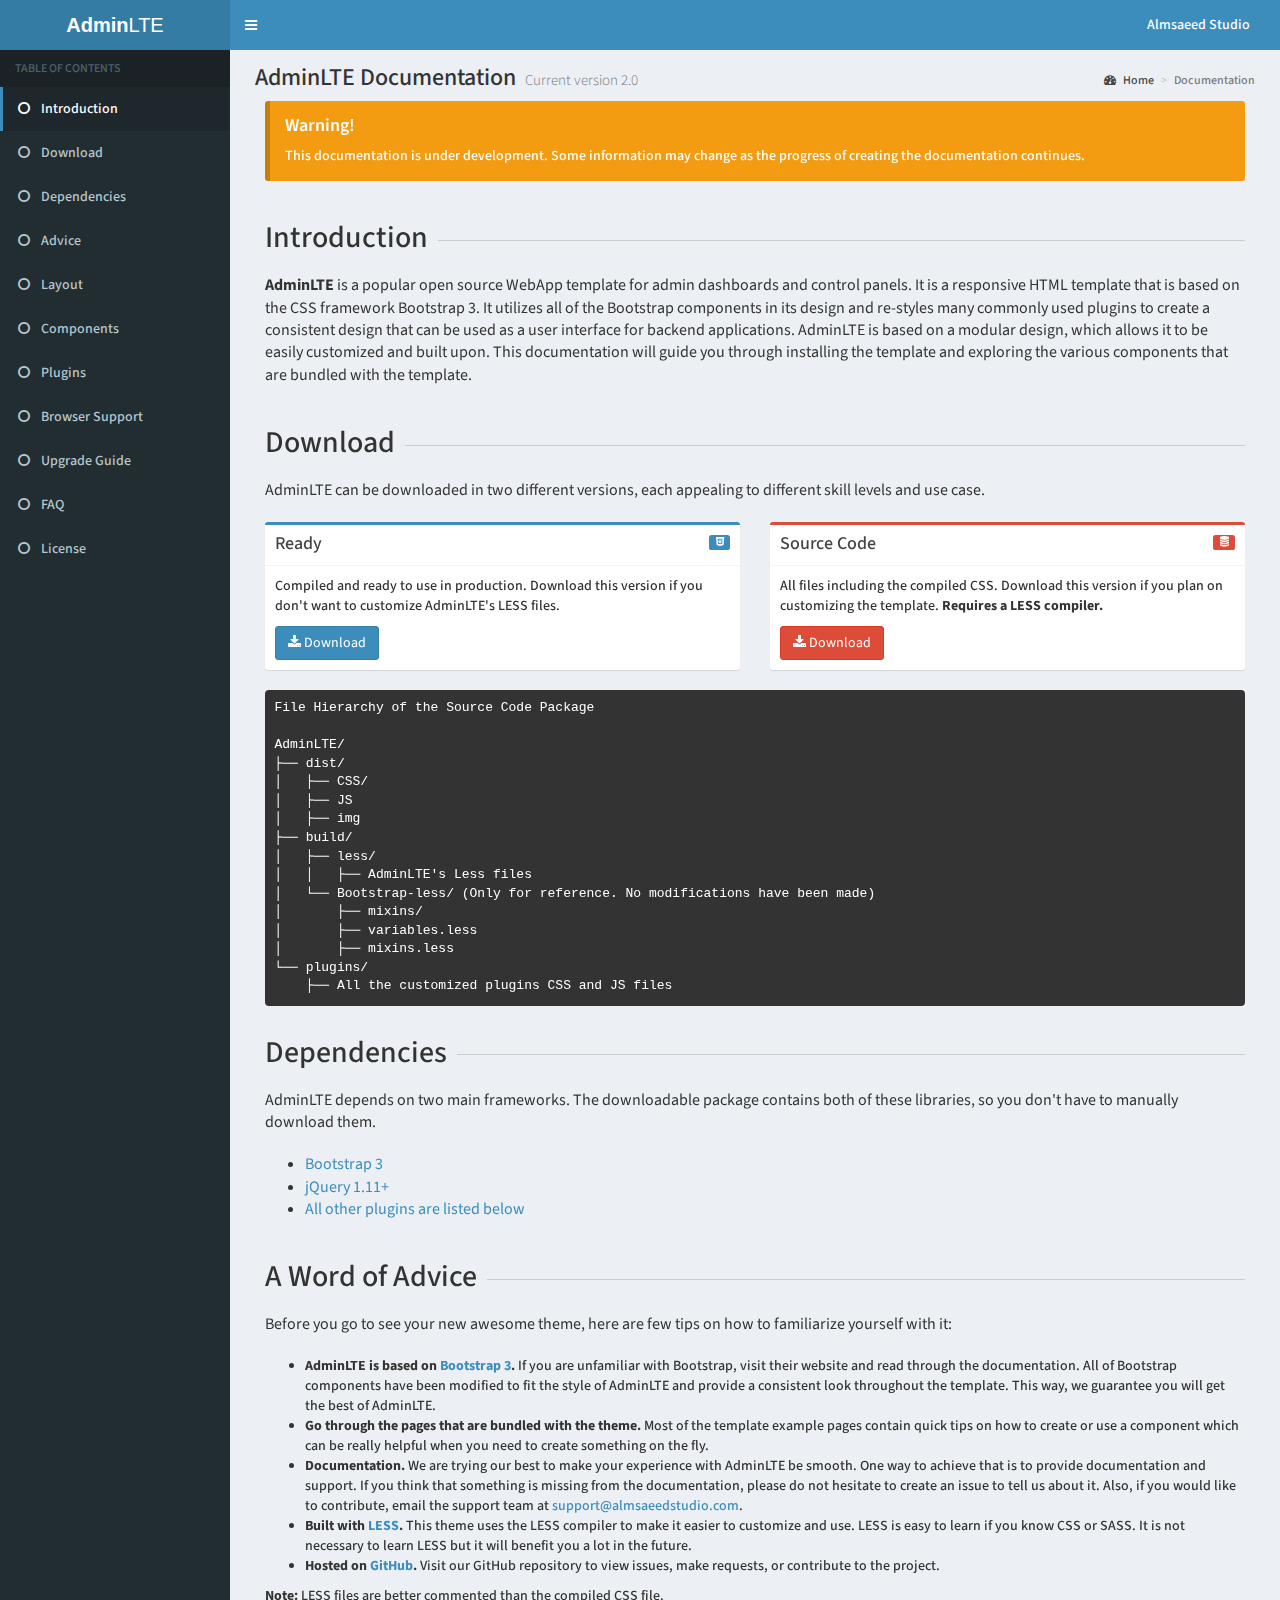
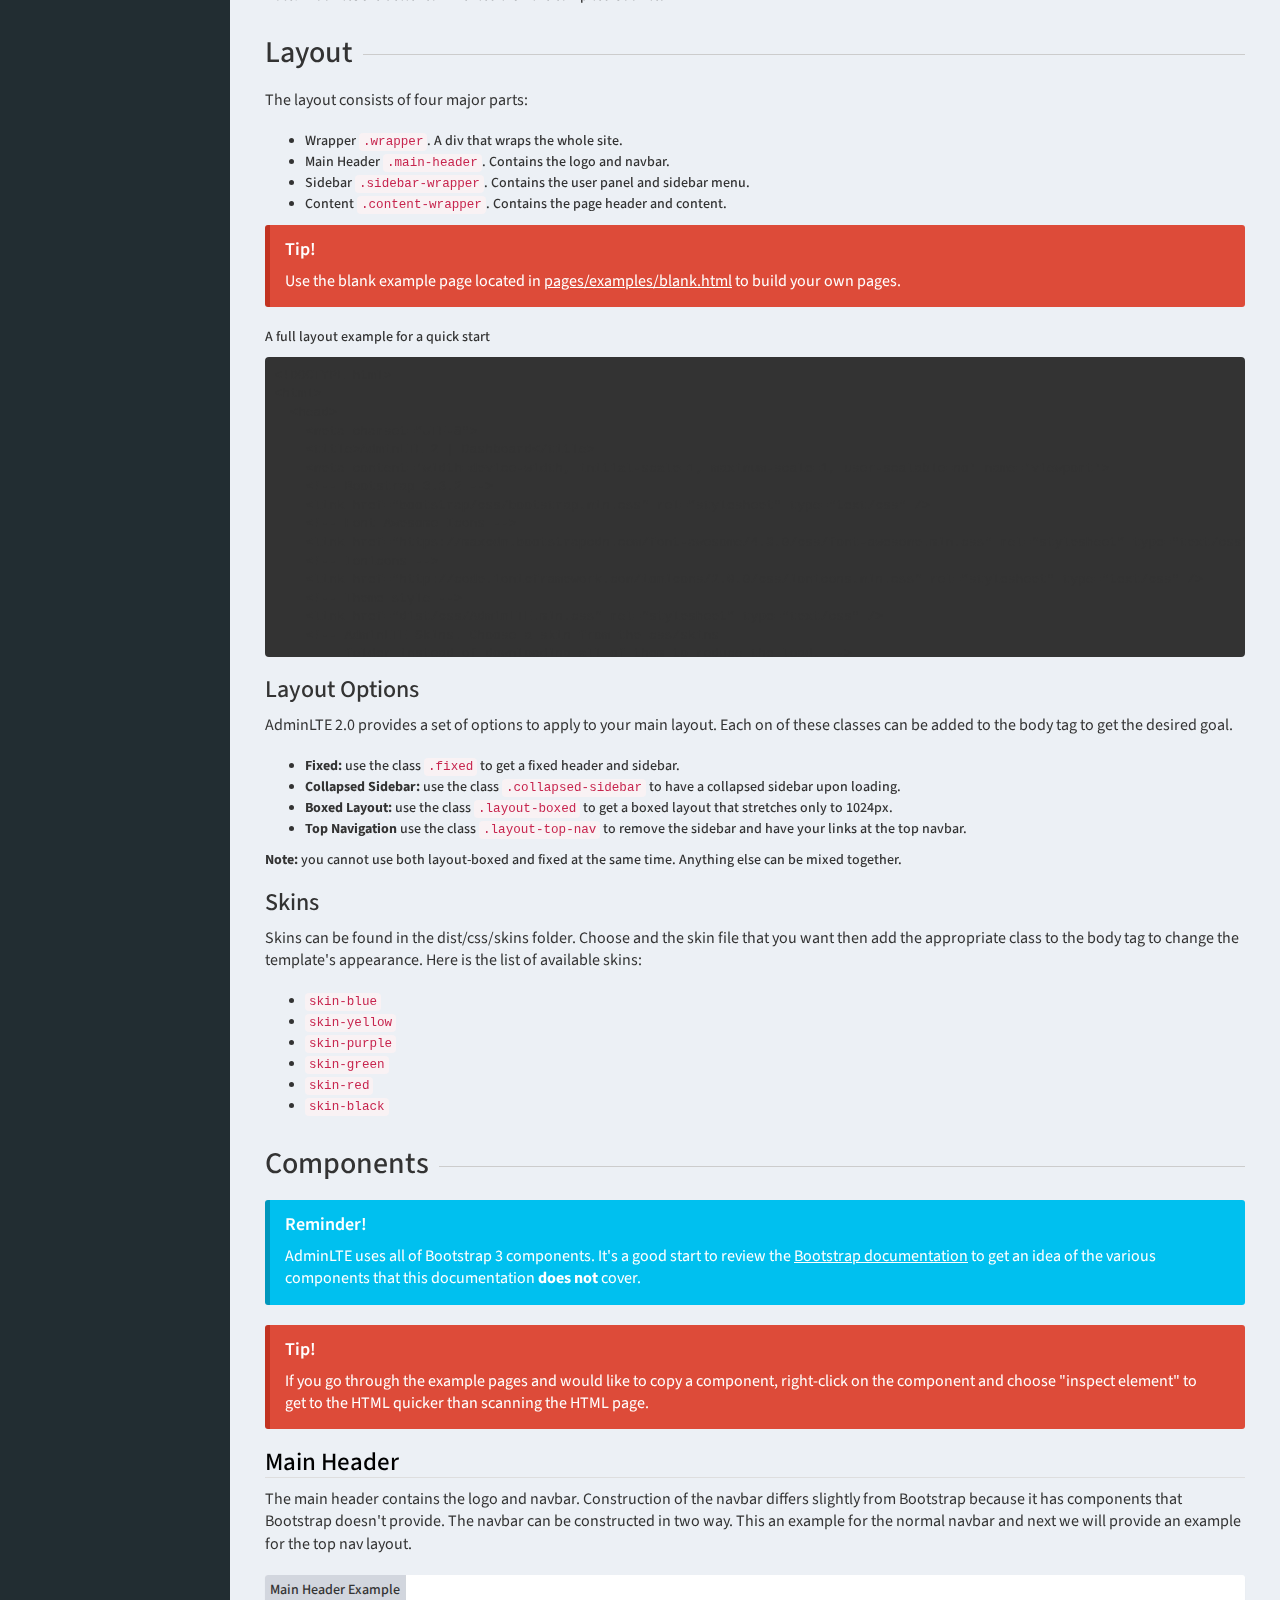
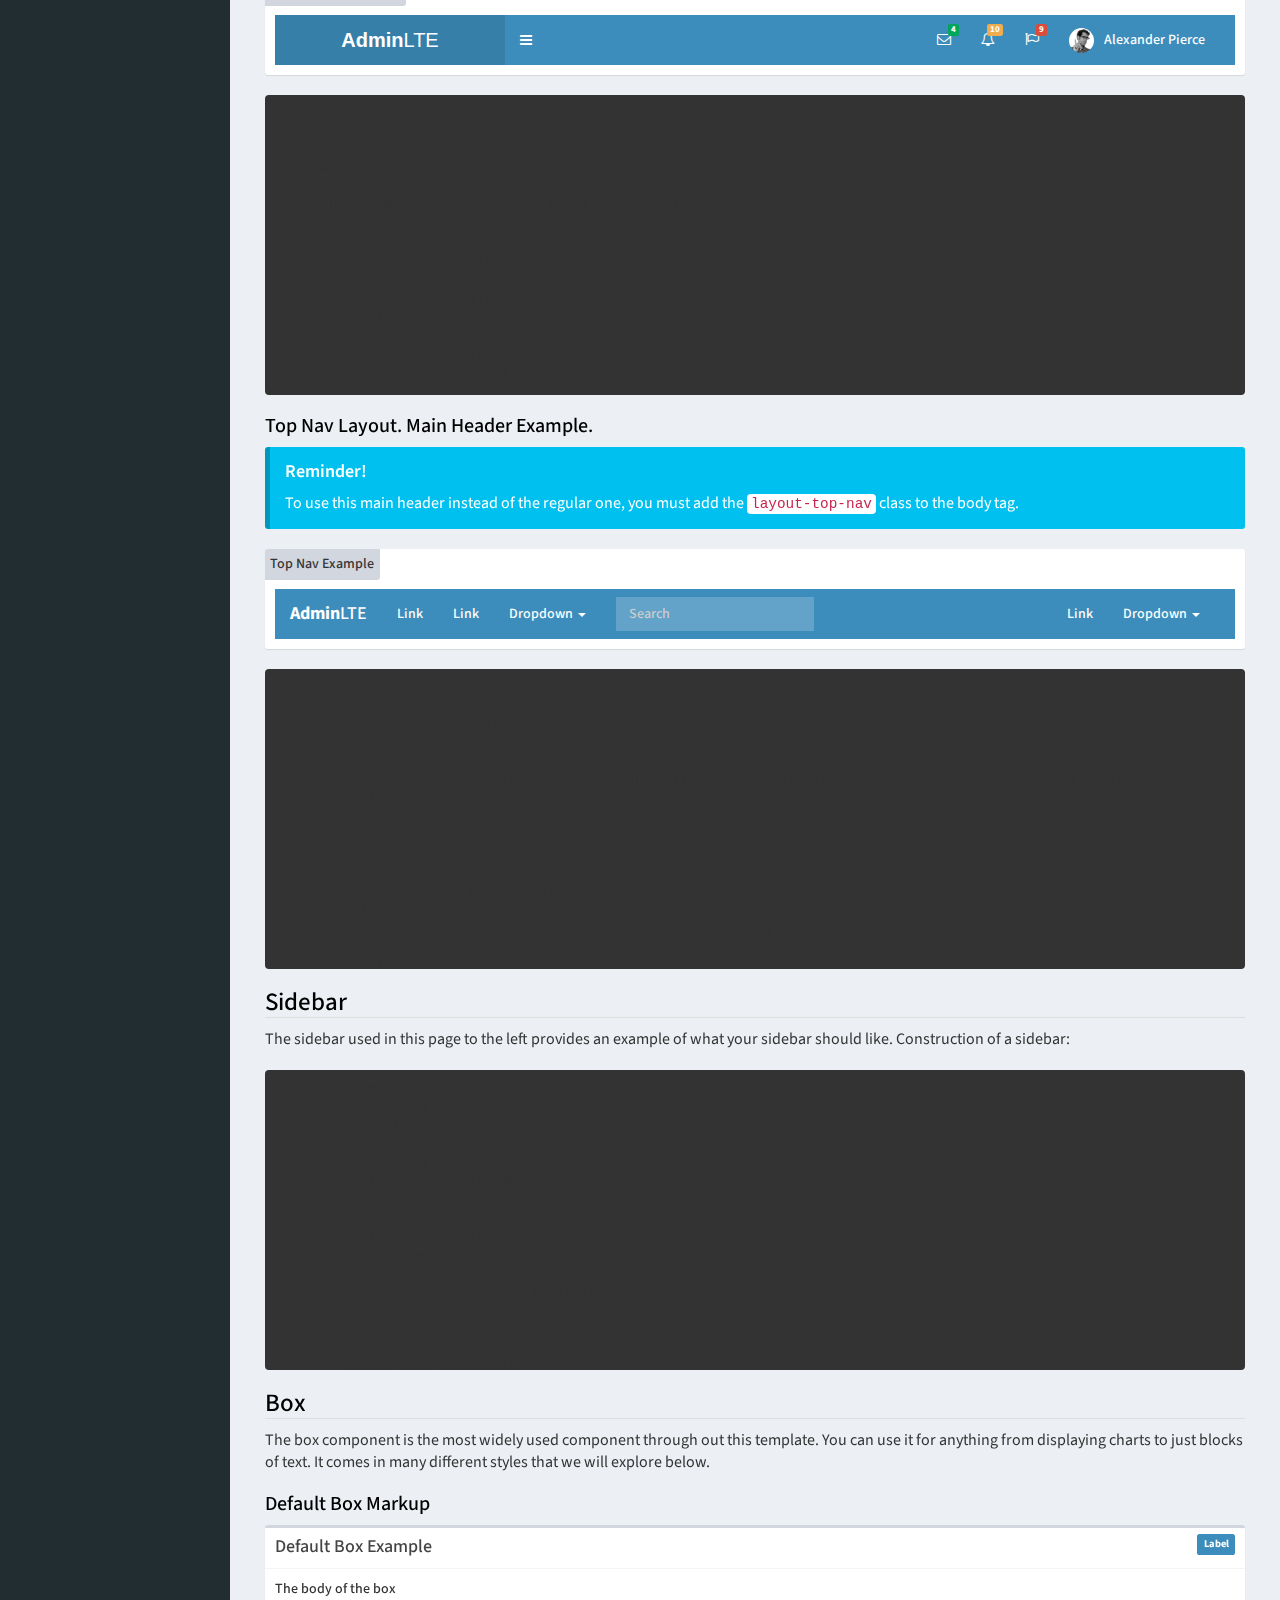
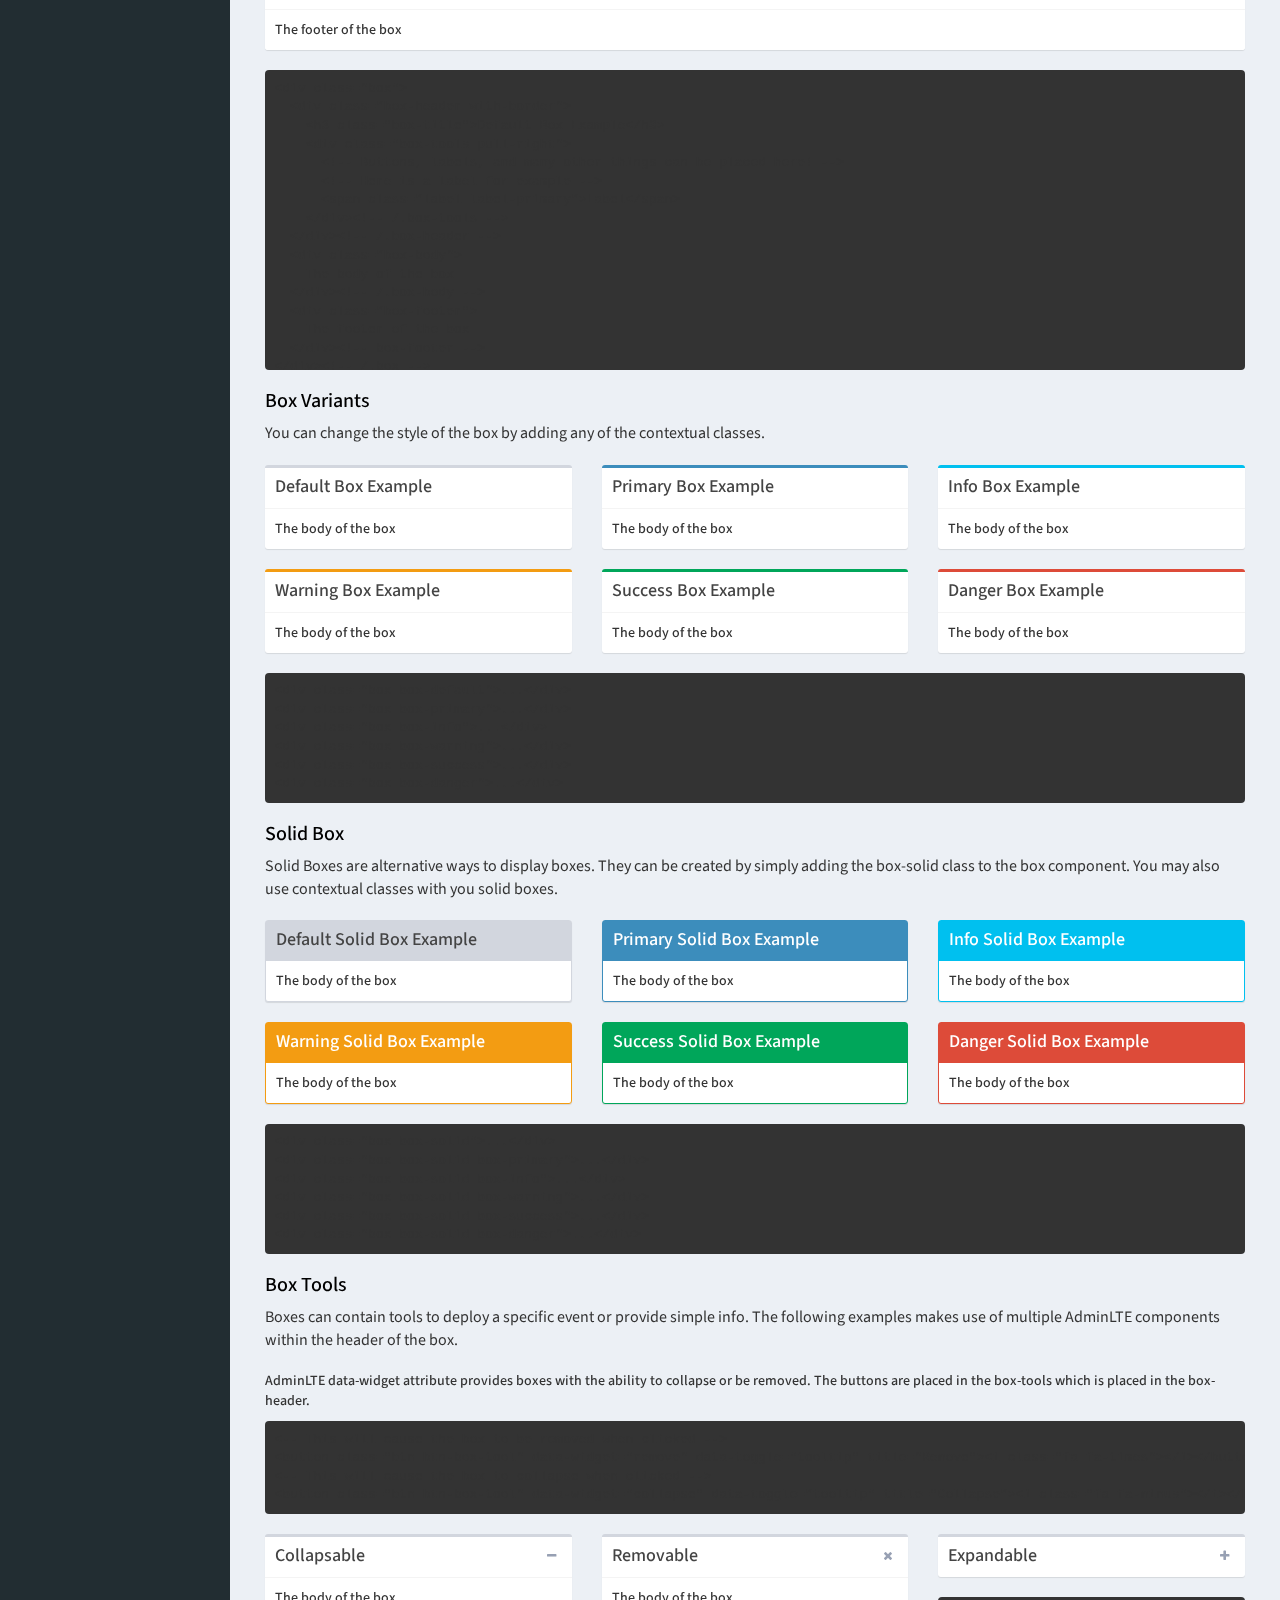
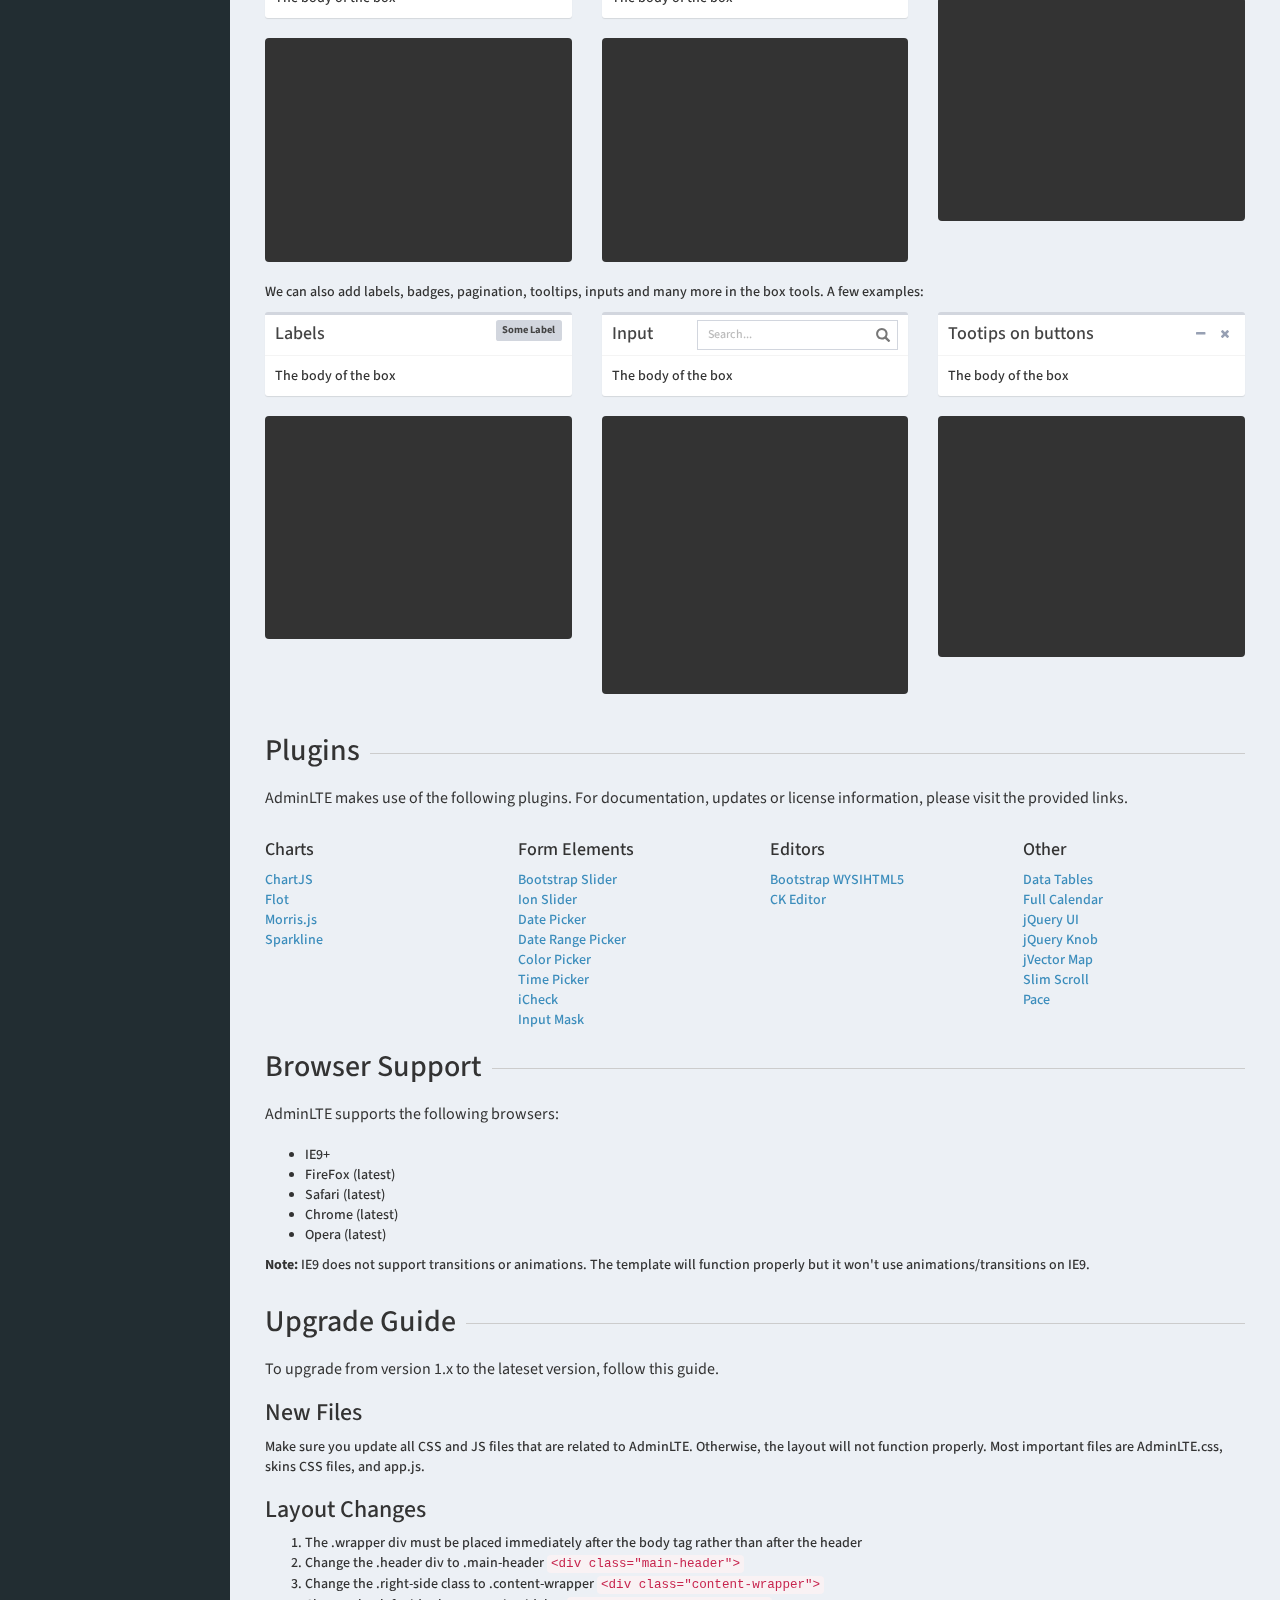
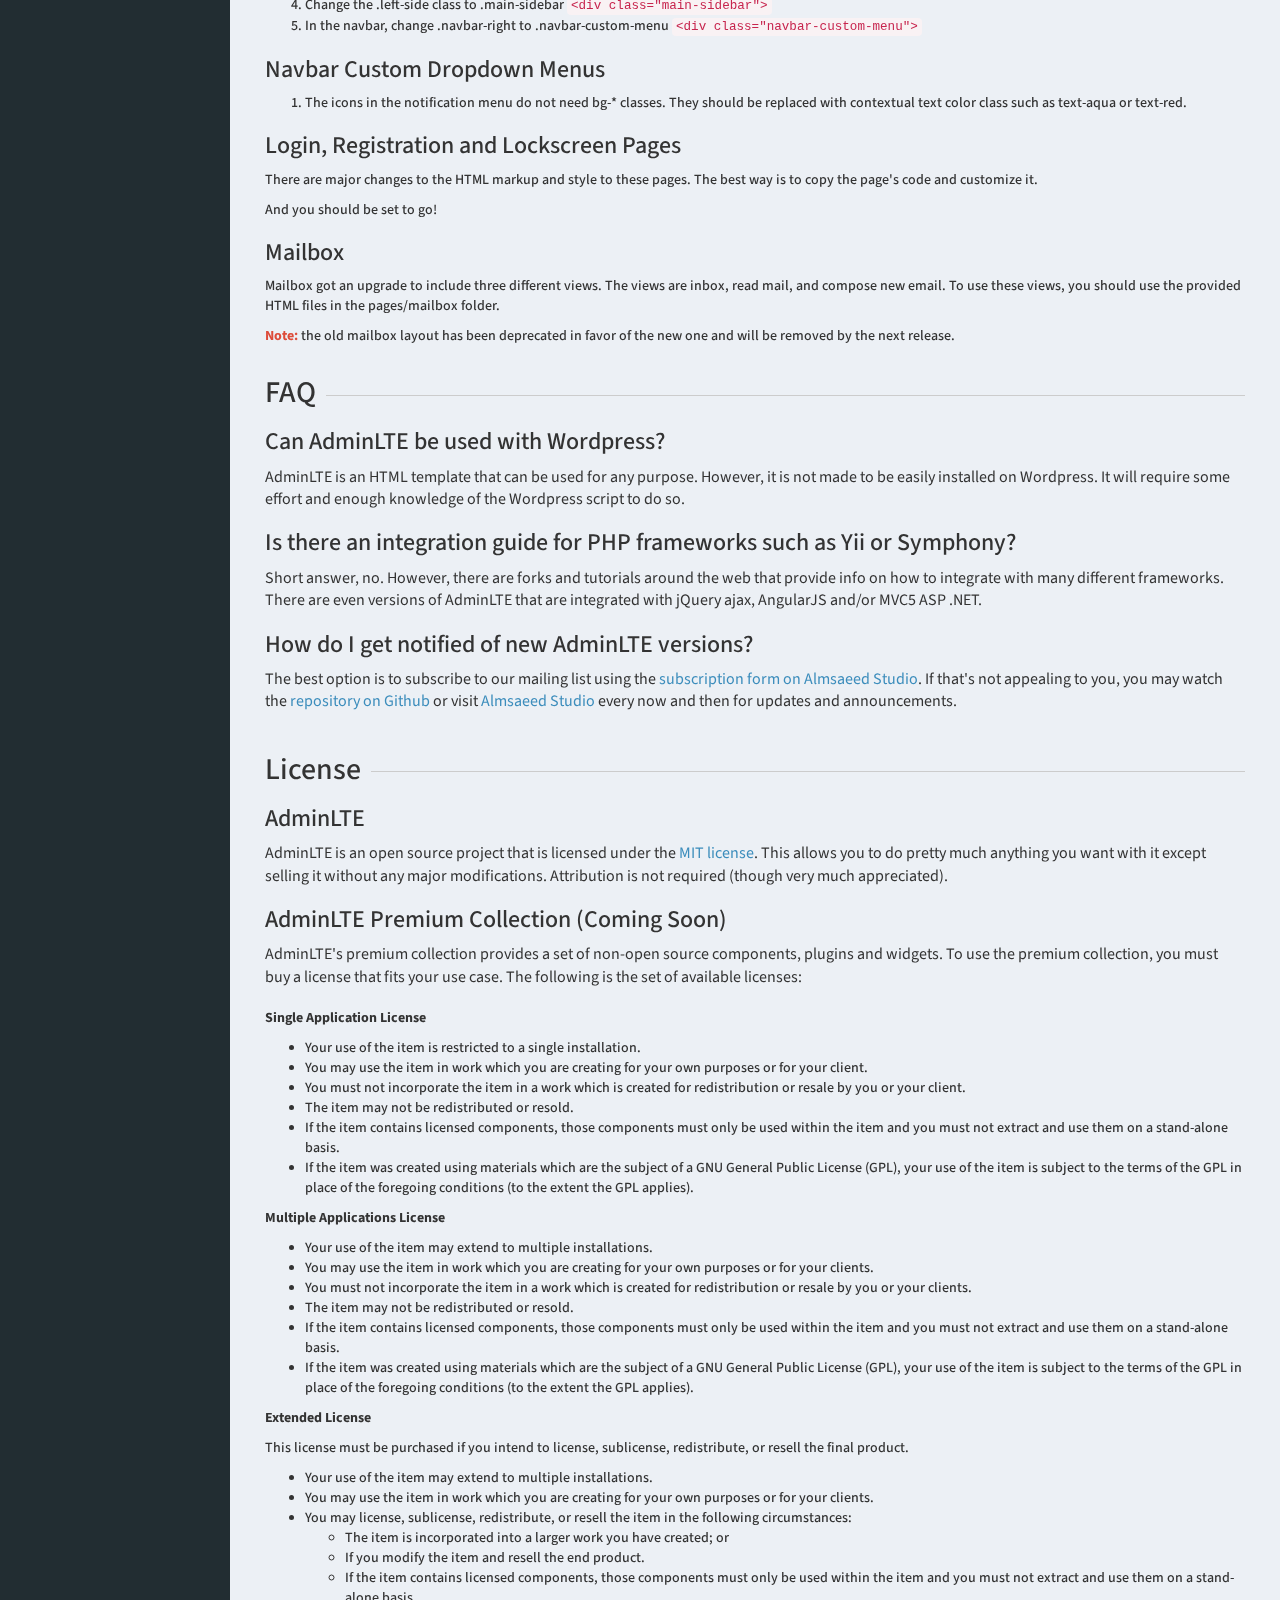
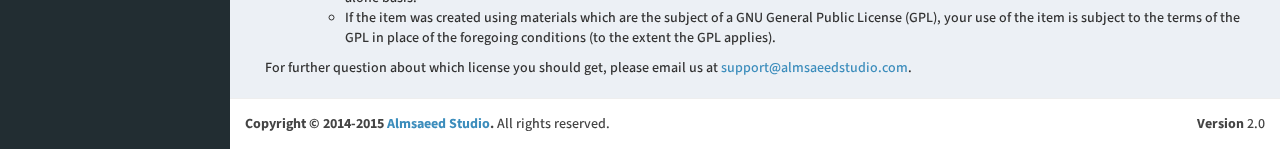
<file: admin/documentation/index.html>
<!DOCTYPE html>
<html>
  <head>
    <meta charset="UTF-8">
    <meta http-equiv="X-UA-Compatible" content="IE=edge">
    <title>AdminLTE 2 | Documentation</title>
    <meta content='width=device-width, initial-scale=1, maximum-scale=1, user-scalable=no' name='viewport'>
    <!-- Bootstrap 3.3.2 -->
    <link href="../bootstrap/css/bootstrap.min.css" rel="stylesheet" type="text/css" />
    <!-- Font Awesome Icons -->
    <link href="https://maxcdn.bootstrapcdn.com/font-awesome/4.3.0/css/font-awesome.min.css" rel="stylesheet" type="text/css" />
    <!-- Ionicons -->
    <link href="http://code.ionicframework.com/ionicons/2.0.0/css/ionicons.min.css" rel="stylesheet" type="text/css" />
    <!-- Theme style -->
    <link href="../dist/css/AdminLTE.min.css" rel="stylesheet" type="text/css" />
    <link href="../dist/css/skins/skin-blue.min.css" rel="stylesheet" type="text/css" />

    <!-- HTML5 Shim and Respond.js IE8 support of HTML5 elements and media queries -->
    <!-- WARNING: Respond.js doesn't work if you view the page via file:// -->
    <!--[if lt IE 9]>
        <script src="https://oss.maxcdn.com/libs/html5shiv/3.7.0/html5shiv.js"></script>
        <script src="https://oss.maxcdn.com/libs/respond.js/1.3.0/respond.min.js"></script>
    <![endif]-->
    <style>
      body {
        font-family: 'Source Sans Pro', 'Helvetica Neue', Helvetica, Arial, sans-serif;
        font-weight: 500;
      }
      .content-wrapper {
        padding: 0 10px;
        font-size: 14px;
      }
      .page-header {
        border: 0;        
        margin: 0 0 20px 0;
        padding: 0;
        position: relative;
        z-index: 1;
        font-size: 30px;
      }
      section[id] {
        padding: 20px 0 0 0;
      }
      #components > h3 {
        font-size: 25px;
        border-bottom: 1px solid #dedede;
        color: #000;
      }
      #components > h4 {
        font-size: 20px;
        color: #000;
      }
      .page-header span {
        z-index: 5;
        display: inline-block;
        background-color: #ecf0f5;
        padding-right: 10px;
      }
      .page-header::before {
        content: " ";
        display: block;
        background: #ccc;
        width: 100%;
        height: 1px;
        position: absolute;
        top: 50%;
        margin-top: 2px;
        z-index: -1;
      }
      .lead {
        font-size: 16px;
        font-weight: 400;
      }
      .eg{
        position: absolute;
        top: 0;
        left: 0;
        display: inline-block;
        background: #d2d6de;
        padding: 5px;
        border-bottom-right-radius: 3px;
        border-top-left-radius: 3px;
        border-bottom: 1px solid #d2d6dc;
        border-right: 1px solid #d2d6dc;
      }
      .eg + * {
        margin-top: 30px;
      }
      .content {
        padding: 10px 25px;
      }
      .hierarchy {
        background: #333;
        color: #fff;
      }
      .plugins-list li {
        width: 50%;
        float: left;
      }
      pre {
        border: none;
      }
      /* desert scheme ported from vim to google prettify */
      pre.prettyprint {display: block; background-color: #333; max-height: 300px; border: none!important; margin-bottom: 20px;}
      pre .nocode { background-color: none; color: #000 }
      pre .str { color: #ffa0a0;} /* string  - pink */
      pre .kwd { color: #f0e68c; font-weight: bold }
      pre .com { color: #87ceeb } /* comment - skyblue */
      pre .typ { color: #98fb98 } /* type    - lightgreen */
      pre .lit { color: #cd5c5c } /* literal - darkred */
      pre .pun { color: #fff }    /* punctuation */
      pre .pln { color: #fff }    /* plaintext */
      pre .tag { color: #f0e68c; font-weight: bold } /* html/xml tag    - lightyellow */
      pre .atn { color: #bdb76b; font-weight: bold } /* attribute name  - khaki */
      pre .atv { color: #ffa0a0 } /* attribute value - pink */
      pre .dec { color: #98fb98 } /* decimal         - lightgreen */

      /* Specify class=linenums on a pre to get line numbering */
      ol.linenums { margin-top: 0; margin-bottom: 0; color: #AEAEAE } /* IE indents via margin-left */
      li.L0,li.L1,li.L2,li.L3,li.L5,li.L6,li.L7,li.L8 { list-style-type: none }
      /* Alternate shading for lines */
      li.L1,li.L3,li.L5,li.L7,li.L9 { }

      @media print {
        pre.prettyprint { background-color: none }
        pre .str, code .str { color: #060 }
        pre .kwd, code .kwd { color: #006; font-weight: bold }
        pre .com, code .com { color: #600; font-style: italic }
        pre .typ, code .typ { color: #404; font-weight: bold }
        pre .lit, code .lit { color: #044 }
        pre .pun, code .pun { color: #440 }
        pre .pln, code .pln { color: #000 }
        pre .tag, code .tag { color: #006; font-weight: bold }
        pre .atn, code .atn { color: #404 }
        pre .atv, code .atv { color: #060 }
      }
      .sidebar {
        margin-top: 0;
        padding-top: 0!important;
      }
      .box .main-header {
        z-index: 1000;
        position: relative;
      }
      .treeview .nav li a:hover,
      .treeview .nav li a:active {
        background: transparent;
      }
    </style>
  </head>
  <body class="skin-blue fixed" data-spy="scroll" data-target="#scrollspy">
    <div class="wrapper">

      <header class="main-header">
        <!-- Logo -->
        <a href="../index2.html" class="logo"><b>Admin</b>LTE</a>
        <!-- Header Navbar: style can be found in header.less -->
        <nav class="navbar navbar-static-top" role="navigation">
          <!-- Sidebar toggle button-->
          <a href="#" class="sidebar-toggle" data-toggle="offcanvas" role="button">
            <span class="sr-only">Toggle navigation</span>
          </a>
          <!-- Navbar Right Menu -->
          <div class="navbar-custom-menu">
            <ul class="nav navbar-nav">
              <li><a href="http://almsaeedstudio.com">Almsaeed Studio</a></li>
            </ul>
          </div>
        </nav>
      </header>
      <!-- Left side column. contains the logo and sidebar -->
      <aside class="main-sidebar">
        <!-- sidebar: style can be found in sidebar.less -->
        <section class="sidebar" id="scrollspy">

          <!-- sidebar menu: : style can be found in sidebar.less -->
          <ul class="nav sidebar-menu">
            <li class="header">TABLE OF CONTENTS</li>
            <li class='active'><a href="#introduction"><i class='fa fa-circle-o'></i> Introduction</a></li>
            <li><a href="#download"><i class='fa fa-circle-o'></i> Download</a></li>
            <li><a href="#dependencies"><i class='fa fa-circle-o'></i> Dependencies</a></li>
            <li><a href="#advice"><i class='fa fa-circle-o'></i> Advice</a></li>
            <li><a href="#layout"><i class='fa fa-circle-o'></i> Layout</a></li>
            <li class='treeview' id='scrollspy-components'>
              <a href="#components"><i class='fa fa-circle-o'></i> Components</a>
              <ul class='nav treeview-menu'>
                <li><a href='#component-main-header'>Main Header</a></li>
                <li><a href='#component-sidebar'>Sidebar</a></li>
                <li><a href='#component-box'>Boxes</a></li>
              </ul>
            </li>
            <li><a href="#plugins"><i class='fa fa-circle-o'></i> Plugins</a></li>
            <li><a href="#browsers"><i class='fa fa-circle-o'></i> Browser Support</a></li>
            <li><a href="#upgrade"><i class='fa fa-circle-o'></i> Upgrade Guide</a></li>
            <li><a href="#faq"><i class='fa fa-circle-o'></i> FAQ</a></li>
            <li><a href="#license"><i class='fa fa-circle-o'></i> License</a></li>
          </ul>
        </section>
        <!-- /.sidebar -->
      </aside>

      <!-- Right side column. Contains the navbar and content of the page -->
      <div class="content-wrapper">
        <!-- Content Header (Page header) -->
        <div class="content-header">
          <h1>
            AdminLTE Documentation
            <small>Current version 2.0</small>
          </h1>
          <ol class="breadcrumb">
            <li><a href="#"><i class="fa fa-dashboard"></i> Home</a></li>
            <li class="active">Documentation</li>
          </ol>
        </div>

        <!-- Main content -->
        <div class="content body">
          <div class="callout callout-warning">
            <h4>Warning!</h4>
            This documentation is under development. Some information may change as the progress of creating the documentation continues.
          </div>
          <section id='introduction'>
            <h2 class='page-header'><span>Introduction</span></h2>
            <p class='lead'>
              <b>AdminLTE</b> is a popular open source WebApp template for admin dashboards and control panels.
              It is a responsive HTML template that is based on the CSS framework Bootstrap 3.
              It utilizes all of the Bootstrap components in its design and re-styles many
              commonly used plugins to create a consistent design that can be used as a user
              interface for backend applications. AdminLTE is based on a modular design, which
              allows it to be easily customized and built upon. This documentation will guide you through
              installing the template and exploring the various components that are bundled with the template.
            </p>
          </section><!-- /#introduction -->

          <!-- ============================================================= -->

          <section id='download'>
            <h2 class='page-header'><span>Download</span></h2>
            <p class='lead'>
              AdminLTE can be downloaded in two different versions, each appealing to different
              skill levels and use case.
            </p>
            <div class='row'>
              <div class='col-sm-6'>
                <div class='box box-primary'>
                  <div class='box-header with-border'>
                    <h3 class='box-title'>Ready</h3>
                    <span class='label label-primary pull-right'><i class='fa fa-html5'></i></span>
                  </div><!-- /.box-header -->
                  <div class='box-body'>
                    <p>Compiled and ready to use in production. Download this version
                      if you don't want to customize AdminLTE's LESS files.</p>
                    <a href='http://almsaeedstudio.com/download/AdminLTE-dist' class='btn btn-primary'><i class='fa fa-download'></i> Download</a>
                  </div><!-- /.box-body -->
                </div><!-- /.box -->
              </div><!-- /.col -->
              <div class='col-sm-6'>
                <div class='box box-danger'>
                  <div class='box-header with-border'>
                    <h3 class='box-title'>Source Code</h3>
                    <span class='label label-danger pull-right'><i class='fa fa-database'></i></span>
                  </div><!-- /.box-header -->
                  <div class='box-body'>
                    <p>All files including the compiled CSS. Download this version
                      if you plan on customizing the template. <b>Requires a LESS compiler.</b></p>
                    <a href='http://almsaeedstudio.com/download/AdminLTE' class='btn btn-danger'><i class='fa fa-download'></i> Download</a>
                  </div><!-- /.box-body -->
                </div><!-- /.box -->
              </div><!-- /.col -->
            </div><!-- /.row -->
            <pre class='hierarchy'><code class="language-bash" data-lang="bash">File Hierarchy of the Source Code Package

AdminLTE/
├── dist/
│   ├── CSS/
│   ├── JS
│   ├── img
├── build/
│   ├── less/
│   │   ├── AdminLTE's Less files
│   └── Bootstrap-less/ (Only for reference. No modifications have been made)
│       ├── mixins/
│       ├── variables.less
│       ├── mixins.less
└── plugins/
    ├── All the customized plugins CSS and JS files</code></pre>
          </section>

          <!-- ============================================================= -->

          <section id="dependencies">
            <h2 class="page-header"><span>Dependencies</span></h2>
            <p class="lead">AdminLTE depends on two main frameworks.
              The downloadable package contains both of these libraries, so you don't have to manually download them.</p>
            <ul class="lead">
              <li><a href="http://getbootstrap.com" target="_blank">Bootstrap 3</a></li>
              <li><a href="http://jquery.com/" target="_blank">jQuery 1.11+</a></li>
              <li><a href="#plugins">All other plugins are listed below</a></li>
            </ul>
          </section>

          <!-- ============================================================= -->

          <section id='advice'>
            <h2 class='page-header'><span>A Word of Advice</span></h2>
            <p class='lead'>
              Before you go to see your new awesome theme, here are few tips on how to familiarize yourself with it:
            </p>

            <ul>
              <li><b>AdminLTE is based on <a href="http://getbootstrap.com/" target="_blank">Bootstrap 3</a>.</b> If you are unfamiliar with Bootstrap, visit their website and read through the documentation. All of Bootstrap components have been modified to fit the style of AdminLTE and provide a consistent look throughout the template. This way, we guarantee you will get the best of AdminLTE.</li>
              <li><b>Go through the pages that are bundled with the theme.</b> Most of the template example pages contain quick tips on how to create or use a component which can be really helpful when you need to create something on the fly.</li>
              <li><b>Documentation.</b> We are trying our best to make your experience with AdminLTE be smooth. One way to achieve that is to provide documentation and support. If you think that something is missing from the documentation, please do not hesitate to create an issue to tell us about it. Also, if you would like to contribute, email the support team at <a href="mailto:support@almsaeedstudio.com">support@almsaeedstudio.com</a>.</li>
              <li><b>Built with <a href="http://lesscss.org/" target="_blank">LESS</a>.</b> This theme uses the LESS compiler to make it easier to customize and use. LESS is easy to learn if you know CSS or SASS. It is not necessary to learn LESS but it will benefit you a lot in the future.</li>
              <li><b>Hosted on <a href="https://github.com/almasaeed2010/AdminLTE/" target="_blank">GitHub</a>.</b> Visit our GitHub repository to view issues, make requests, or contribute to the project.</li>
            </ul>
            <p>
              <b>Note:</b> LESS files are better commented than the compiled CSS file.
            </p>
          </section>

          <!-- ============================================================= -->

          <section id='layout'>
            <h2 class='page-header'><span>Layout</span></h2>
            <p class='lead'>The layout consists of four major parts:</p>
            <ul>
              <li>Wrapper <code>.wrapper</code>. A div that wraps the whole site.</li>
              <li>Main Header <code>.main-header</code>. Contains the logo and navbar.</li>
              <li>Sidebar <code>.sidebar-wrapper</code>. Contains the user panel and sidebar menu.</li>
              <li>Content <code>.content-wrapper</code>. Contains the page header and content.</li>
            </ul>
            <div class="callout callout-danger lead">
              <h4>Tip!</h4>
              <p>Use the blank example page located in <a href="../pages/examples/blank.html">pages/examples/blank.html</a> to build your own pages.</p>
            </div>
            <p>A full layout example for a quick start</p>
            <pre class='prettyprint'>
&LT;!DOCTYPE html>
&LT;html>
  &LT;head>
    &LT;meta charset="UTF-8">
    &LT;title>AdminLTE 2 | Dashboard&LT;/title>
    &LT;meta content='width=device-width, initial-scale=1, maximum-scale=1, user-scalable=no' name='viewport'>
    &LT;!-- Bootstrap 3.3.2 -->
    &LT;link href="bootstrap/css/bootstrap.min.css" rel="stylesheet" type="text/css" />
    &LT;!-- Font Awesome Icons -->
    &LT;link href="https://maxcdn.bootstrapcdn.com/font-awesome/4.3.0/css/font-awesome.min.css" rel="stylesheet" type="text/css" />
    &LT;!-- Ionicons -->
    &LT;link href="http://code.ionicframework.com/ionicons/2.0.0/css/ionicons.min.css" rel="stylesheet" type="text/css" />
    &LT;!-- Theme style -->
    &LT;link href="dist/css/AdminLTE.min.css" rel="stylesheet" type="text/css" />
    &LT;!-- AdminLTE Skins. Choose a skin from the css/skins 
         folder instead of downloading all of them to reduce the load. -->
    &LT;link href="dist/css/skins/_all-skins.min.css" rel="stylesheet" type="text/css" />

    &LT;!-- HTML5 Shim and Respond.js IE8 support of HTML5 elements and media queries -->
    &LT;!-- WARNING: Respond.js doesn't work if you view the page via file:// -->
    &LT;!--[if lt IE 9]>
        &LT;script src="https://oss.maxcdn.com/libs/html5shiv/3.7.0/html5shiv.js">&LT;/script>
        &LT;script src="https://oss.maxcdn.com/libs/respond.js/1.3.0/respond.min.js">&LT;/script>
    &LT;![endif]-->
  &LT;/head>
  &LT;body class="skin-blue">
    &LT;!-- Site wrapper -->
    &LT;div class="wrapper">
      
      &LT;header class="main-header">
        &LT;a href="index2.html" class="logo">&LT;b>Admin&LT;/b>LTE&LT;/a>
        &LT;!-- Header Navbar: style can be found in header.less -->
        &LT;nav class="navbar navbar-static-top" role="navigation">
          &LT;!-- Sidebar toggle button-->
          &LT;a href="#" class="sidebar-toggle" data-toggle="offcanvas" role="button">
            &LT;span class="sr-only">Toggle navigation&LT;/span>
            &LT;span class="icon-bar">&LT;/span>
            &LT;span class="icon-bar">&LT;/span>
            &LT;span class="icon-bar">&LT;/span>
          &LT;/a>
          &LT;div class="navbar-custom-menu">
            &LT;ul class="nav navbar-nav">
              &LT;!-- Messages: style can be found in dropdown.less-->
              &LT;li class="dropdown messages-menu">
                &LT;a href="#" class="dropdown-toggle" data-toggle="dropdown">
                  &LT;i class="fa fa-envelope-o">&LT;/i>
                  &LT;span class="label label-success">4&LT;/span>
                &LT;/a>
                &LT;ul class="dropdown-menu">
                  &LT;li class="header">You have 4 messages&LT;/li>
                  &LT;li>
                    &LT;!-- inner menu: contains the actual data -->
                    &LT;ul class="menu">
                      &LT;li>&LT;!-- start message -->
                        &LT;a href="#">
                          &LT;div class="pull-left">
                            &LT;img src="dist/img/user2-160x160.jpg" class="img-circle" alt="User Image"/>
                          &LT;/div>
                          &LT;h4>
                            Support Team
                            &LT;small>&LT;i class="fa fa-clock-o">&LT;/i> 5 mins&LT;/small>
                          &LT;/h4>
                          &LT;p>Why not buy a new awesome theme?&LT;/p>
                        &LT;/a>
                      &LT;/li>&LT;!-- end message -->
                    &LT;/ul>
                  &LT;/li>
                  &LT;li class="footer">&LT;a href="#">See All Messages&LT;/a>&LT;/li>
                &LT;/ul>
              &LT;/li>
              &LT;!-- Notifications: style can be found in dropdown.less -->
              &LT;li class="dropdown notifications-menu">
                &LT;a href="#" class="dropdown-toggle" data-toggle="dropdown">
                  &LT;i class="fa fa-bell-o">&LT;/i>
                  &LT;span class="label label-warning">10&LT;/span>
                &LT;/a>
                &LT;ul class="dropdown-menu">
                  &LT;li class="header">You have 10 notifications&LT;/li>
                  &LT;li>
                    &LT;!-- inner menu: contains the actual data -->
                    &LT;ul class="menu">
                      &LT;li>
                        &LT;a href="#">
                          &LT;i class="fa fa-users text-aqua">&LT;/i> 5 new members joined today
                        &LT;/a>
                      &LT;/li>
                    &LT;/ul>
                  &LT;/li>
                  &LT;li class="footer">&LT;a href="#">View all&LT;/a>&LT;/li>
                &LT;/ul>
              &LT;/li>
              &LT;!-- Tasks: style can be found in dropdown.less -->
              &LT;li class="dropdown tasks-menu">
                &LT;a href="#" class="dropdown-toggle" data-toggle="dropdown">
                  &LT;i class="fa fa-flag-o">&LT;/i>
                  &LT;span class="label label-danger">9&LT;/span>
                &LT;/a>
                &LT;ul class="dropdown-menu">
                  &LT;li class="header">You have 9 tasks&LT;/li>
                  &LT;li>
                    &LT;!-- inner menu: contains the actual data -->
                    &LT;ul class="menu">
                      &LT;li>&LT;!-- Task item -->
                        &LT;a href="#">
                          &LT;h3>
                            Design some buttons
                            &LT;small class="pull-right">20%&LT;/small>
                          &LT;/h3>
                          &LT;div class="progress xs">
                            &LT;div class="progress-bar progress-bar-aqua" style="width: 20%" role="progressbar" aria-valuenow="20" aria-valuemin="0" aria-valuemax="100">
                              &LT;span class="sr-only">20% Complete&LT;/span>
                            &LT;/div>
                          &LT;/div>
                        &LT;/a>
                      &LT;/li>&LT;!-- end task item -->
                    &LT;/ul>
                  &LT;/li>
                  &LT;li class="footer">
                    &LT;a href="#">View all tasks&LT;/a>
                  &LT;/li>
                &LT;/ul>
              &LT;/li>
              &LT;!-- User Account: style can be found in dropdown.less -->
              &LT;li class="dropdown user user-menu">
                &LT;a href="#" class="dropdown-toggle" data-toggle="dropdown">
                  &LT;img src="dist/img/user2-160x160.jpg" class="user-image" alt="User Image"/>
                  &LT;span class="hidden-xs">Alexander Pierce&LT;/span>
                &LT;/a>
                &LT;ul class="dropdown-menu">
                  &LT;!-- User image -->
                  &LT;li class="user-header">
                    &LT;img src="dist/img/user2-160x160.jpg" class="img-circle" alt="User Image" />
                    &LT;p>
                      Alexander Pierce - Web Developer
                      &LT;small>Member since Nov. 2012&LT;/small>
                    &LT;/p>
                  &LT;/li>
                  &LT;!-- Menu Body -->
                  &LT;li class="user-body">
                    &LT;div class="col-xs-4 text-center">
                      &LT;a href="#">Followers&LT;/a>
                    &LT;/div>
                    &LT;div class="col-xs-4 text-center">
                      &LT;a href="#">Sales&LT;/a>
                    &LT;/div>
                    &LT;div class="col-xs-4 text-center">
                      &LT;a href="#">Friends&LT;/a>
                    &LT;/div>
                  &LT;/li>
                  &LT;!-- Menu Footer-->
                  &LT;li class="user-footer">
                    &LT;div class="pull-left">
                      &LT;a href="#" class="btn btn-default btn-flat">Profile&LT;/a>
                    &LT;/div>
                    &LT;div class="pull-right">
                      &LT;a href="#" class="btn btn-default btn-flat">Sign out&LT;/a>
                    &LT;/div>
                  &LT;/li>
                &LT;/ul>
              &LT;/li>
            &LT;/ul>
          &LT;/div>
        &LT;/nav>
      &LT;/header>

      &LT;!-- =============================================== -->

      &LT;!-- Left side column. contains the sidebar -->
      &LT;aside class="main-sidebar">
        &LT;!-- sidebar: style can be found in sidebar.less -->
        &LT;section class="sidebar">
          &LT;!-- Sidebar user panel -->
          &LT;div class="user-panel">
            &LT;div class="pull-left image">
              &LT;img src="dist/img/user2-160x160.jpg" class="img-circle" alt="User Image" />
            &LT;/div>
            &LT;div class="pull-left info">
              &LT;p>Alexander Pierce&LT;/p>

              &LT;a href="#">&LT;i class="fa fa-circle text-success">&LT;/i> Online&LT;/a>
            &LT;/div>
          &LT;/div>
          &LT;!-- search form -->
          &LT;form action="#" method="get" class="sidebar-form">
            &LT;div class="input-group">
              &LT;input type="text" name="q" class="form-control" placeholder="Search..."/>
              &LT;span class="input-group-btn">
                &LT;button type='submit' name='seach' id='search-btn' class="btn btn-flat">&LT;i class="fa fa-search">&LT;/i>&LT;/button>
              &LT;/span>
            &LT;/div>
          &LT;/form>
          &LT;!-- /.search form -->
          &LT;!-- sidebar menu: : style can be found in sidebar.less -->
          &LT;ul class="sidebar-menu">
            &LT;li class="header">MAIN NAVIGATION&LT;/li>
            &LT;li class="treeview">
              &LT;a href="#">
                &LT;i class="fa fa-dashboard">&LT;/i> &LT;span>Dashboard&LT;/span> &LT;i class="fa fa-angle-left pull-right">&LT;/i>
              &LT;/a>
              &LT;ul class="treeview-menu">
                &LT;li>&LT;a href="index.html">&LT;i class="fa fa-circle-o">&LT;/i> Dashboard v1&LT;/a>&LT;/li>
                &LT;li>&LT;a href="index2.html">&LT;i class="fa fa-circle-o">&LT;/i> Dashboard v2&LT;/a>&LT;/li>
              &LT;/ul>
            &LT;/li>
            &LT;li class="treeview">
              &LT;a href="#">
                &LT;i class="fa fa-files-o">&LT;/i>
                &LT;span>Layout Options&LT;/span>
                &LT;span class="label label-primary pull-right">4&LT;/span>
              &LT;/a>
              &LT;ul class="treeview-menu">
                &LT;li>&LT;a href="../layout/top-nav.html">&LT;i class="fa fa-circle-o">&LT;/i> Top Navigation&LT;/a>&LT;/li>
                &LT;li>&LT;a href="../layout/boxed.html">&LT;i class="fa fa-circle-o">&LT;/i> Boxed&LT;/a>&LT;/li>
                &LT;li>&LT;a href="../layout/fixed.html">&LT;i class="fa fa-circle-o">&LT;/i> Fixed&LT;/a>&LT;/li>
                &LT;li>&LT;a href="../layout/collapsed-sidebar.html">&LT;i class="fa fa-circle-o">&LT;/i> Collapsed Sidebar&LT;/a>&LT;/li>
              &LT;/ul>
            &LT;/li>
            &LT;li>
              &LT;a href="../widgets.html">
                &LT;i class="fa fa-th">&LT;/i> &LT;span>Widgets&LT;/span> &LT;small class="label pull-right bg-green">Hot&LT;/small>
              &LT;/a>
            &LT;/li>            
            &LT;li class="treeview">
              &LT;a href="#">
                &LT;i class="fa fa-pie-chart">&LT;/i>
                &LT;span>Charts&LT;/span>
                &LT;i class="fa fa-angle-left pull-right">&LT;/i>
              &LT;/a>
              &LT;ul class="treeview-menu">
                &LT;li>&LT;a href="../charts/morris.html">&LT;i class="fa fa-circle-o">&LT;/i> Morris&LT;/a>&LT;/li>
                &LT;li>&LT;a href="../charts/flot.html">&LT;i class="fa fa-circle-o">&LT;/i> Flot&LT;/a>&LT;/li>
                &LT;li>&LT;a href="../charts/inline.html">&LT;i class="fa fa-circle-o">&LT;/i> Inline charts&LT;/a>&LT;/li>
              &LT;/ul>
            &LT;/li>            
            &LT;li class="treeview">
              &LT;a href="#">
                &LT;i class="fa fa-laptop">&LT;/i>
                &LT;span>UI Elements&LT;/span>
                &LT;i class="fa fa-angle-left pull-right">&LT;/i>
              &LT;/a>
              &LT;ul class="treeview-menu">
                &LT;li>&LT;a href="../UI/general.html">&LT;i class="fa fa-circle-o">&LT;/i> General&LT;/a>&LT;/li>
                &LT;li>&LT;a href="../UI/icons.html">&LT;i class="fa fa-circle-o">&LT;/i> Icons&LT;/a>&LT;/li>
                &LT;li>&LT;a href="../UI/buttons.html">&LT;i class="fa fa-circle-o">&LT;/i> Buttons&LT;/a>&LT;/li>
                &LT;li>&LT;a href="../UI/sliders.html">&LT;i class="fa fa-circle-o">&LT;/i> Sliders&LT;/a>&LT;/li>
                &LT;li>&LT;a href="../UI/timeline.html">&LT;i class="fa fa-circle-o">&LT;/i> Timeline&LT;/a>&LT;/li>
                &LT;li>&LT;a href="../UI/modals.html">&LT;i class="fa fa-circle-o">&LT;/i> Modals&LT;/a>&LT;/li>
              &LT;/ul>
            &LT;/li>
            &LT;li class="treeview">
              &LT;a href="#">
                &LT;i class="fa fa-edit">&LT;/i> &LT;span>Forms&LT;/span>
                &LT;i class="fa fa-angle-left pull-right">&LT;/i>
              &LT;/a>
              &LT;ul class="treeview-menu">
                &LT;li>&LT;a href="../forms/general.html">&LT;i class="fa fa-circle-o">&LT;/i> General Elements&LT;/a>&LT;/li>
                &LT;li>&LT;a href="../forms/advanced.html">&LT;i class="fa fa-circle-o">&LT;/i> Advanced Elements&LT;/a>&LT;/li>
                &LT;li>&LT;a href="../forms/editors.html">&LT;i class="fa fa-circle-o">&LT;/i> Editors&LT;/a>&LT;/li>
              &LT;/ul>
            &LT;/li>
            &LT;li class="treeview">
              &LT;a href="#">
                &LT;i class="fa fa-table">&LT;/i> &LT;span>Tables&LT;/span>
                &LT;i class="fa fa-angle-left pull-right">&LT;/i>
              &LT;/a>
              &LT;ul class="treeview-menu">
                &LT;li>&LT;a href="../tables/simple.html">&LT;i class="fa fa-circle-o">&LT;/i> Simple tables&LT;/a>&LT;/li>
                &LT;li>&LT;a href="../tables/data.html">&LT;i class="fa fa-circle-o">&LT;/i> Data tables&LT;/a>&LT;/li>
              &LT;/ul>
            &LT;/li>
            &LT;li>
              &LT;a href="../calendar.html">
                &LT;i class="fa fa-calendar">&LT;/i> &LT;span>Calendar&LT;/span>
                &LT;small class="label pull-right bg-red">3&LT;/small>
              &LT;/a>
            &LT;/li>
            &LT;li>
              &LT;a href="../mailbox/mailbox.html">
                &LT;i class="fa fa-envelope">&LT;/i> &LT;span>Mailbox&LT;/span>
                &LT;small class="label pull-right bg-yellow">12&LT;/small>
              &LT;/a>
            &LT;/li>
            &LT;li class="treeview active">
              &LT;a href="#">
                &LT;i class="fa fa-folder">&LT;/i> &LT;span>Examples&LT;/span>
                &LT;i class="fa fa-angle-left pull-right">&LT;/i>
              &LT;/a>
              &LT;ul class="treeview-menu">
                &LT;li>&LT;a href="invoice.html">&LT;i class="fa fa-circle-o">&LT;/i> Invoice&LT;/a>&LT;/li>
                &LT;li>&LT;a href="login.html">&LT;i class="fa fa-circle-o">&LT;/i> Login&LT;/a>&LT;/li>
                &LT;li>&LT;a href="register.html">&LT;i class="fa fa-circle-o">&LT;/i> Register&LT;/a>&LT;/li>
                &LT;li>&LT;a href="lockscreen.html">&LT;i class="fa fa-circle-o">&LT;/i> Lockscreen&LT;/a>&LT;/li>
                &LT;li>&LT;a href="404.html">&LT;i class="fa fa-circle-o">&LT;/i> 404 Error&LT;/a>&LT;/li>
                &LT;li>&LT;a href="500.html">&LT;i class="fa fa-circle-o">&LT;/i> 500 Error&LT;/a>&LT;/li>
                &LT;li class="active">&LT;a href="blank.html">&LT;i class="fa fa-circle-o">&LT;/i> Blank Page&LT;/a>&LT;/li>
              &LT;/ul>
            &LT;/li>
            &LT;li class="treeview">
              &LT;a href="#">
                &LT;i class="fa fa-share">&LT;/i> &LT;span>Multilevel&LT;/span>
                &LT;i class="fa fa-angle-left pull-right">&LT;/i>
              &LT;/a>
              &LT;ul class="treeview-menu">
                &LT;li>&LT;a href="#">&LT;i class="fa fa-circle-o">&LT;/i> Level One&LT;/a>&LT;/li>
                &LT;li>
                  &LT;a href="#">&LT;i class="fa fa-circle-o">&LT;/i> Level One &LT;i class="fa fa-angle-left pull-right">&LT;/i>&LT;/a>
                  &LT;ul class="treeview-menu">
                    &LT;li>&LT;a href="#">&LT;i class="fa fa-circle-o">&LT;/i> Level Two&LT;/a>&LT;/li>
                    &LT;li>
                      &LT;a href="#">&LT;i class="fa fa-circle-o">&LT;/i> Level Two &LT;i class="fa fa-angle-left pull-right">&LT;/i>&LT;/a>
                      &LT;ul class="treeview-menu">
                        &LT;li>&LT;a href="#">&LT;i class="fa fa-circle-o">&LT;/i> Level Three&LT;/a>&LT;/li>
                        &LT;li>&LT;a href="#">&LT;i class="fa fa-circle-o">&LT;/i> Level Three&LT;/a>&LT;/li>
                      &LT;/ul>
                    &LT;/li>
                  &LT;/ul>
                &LT;/li>
                &LT;li>&LT;a href="#">&LT;i class="fa fa-circle-o">&LT;/i> Level One&LT;/a>&LT;/li>
              &LT;/ul>
            &LT;/li>
            &LT;li>&LT;a href="documentation/index.html">&LT;i class="fa fa-book">&LT;/i> Documentation&LT;/a>&LT;/li>
            &LT;li class="header">LABELS&LT;/li>
            &LT;li>&LT;a href="#">&LT;i class="fa fa-circle-o text-danger">&LT;/i> Important&LT;/a>&LT;/li>
            &LT;li>&LT;a href="#">&LT;i class="fa fa-circle-o text-warning">&LT;/i> Warning&LT;/a>&LT;/li>
            &LT;li>&LT;a href="#">&LT;i class="fa fa-circle-o text-info">&LT;/i> Information&LT;/a>&LT;/li>
          &LT;/ul>
        &LT;/section>
        &LT;!-- /.sidebar -->
      &LT;/aside>

      &LT;!-- =============================================== -->

      &LT;!-- Right side column. Contains the navbar and content of the page -->
      &LT;div class="content-wrapper">
        &LT;!-- Content Header (Page header) -->
        &LT;section class="content-header">
          &LT;h1>
            Blank page
            &LT;small>it all starts here&LT;/small>
          &LT;/h1>
          &LT;ol class="breadcrumb">
            &LT;li>&LT;a href="#">&LT;i class="fa fa-dashboard">&LT;/i> Home&LT;/a>&LT;/li>
            &LT;li>&LT;a href="#">Examples&LT;/a>&LT;/li>
            &LT;li class="active">Blank page&LT;/li>
          &LT;/ol>
        &LT;/section>

        &LT;!-- Main content -->
        &LT;section class="content">

          &LT;!-- Default box -->
          &LT;div class="box">
            &LT;div class="box-header with-border">
              &LT;h3 class="box-title">Title&LT;/h3>
              &LT;div class="box-tools pull-right">
                &LT;button class="btn btn-box-tool" data-widget="collapse" data-toggle="tooltip" title="Collapse">&LT;i class="fa fa-minus">&LT;/i>&LT;/button>
                &LT;button class="btn btn-box-tool" data-widget="remove" data-toggle="tooltip" title="Remove">&LT;i class="fa fa-times">&LT;/i>&LT;/button>
              &LT;/div>
            &LT;/div>
            &LT;div class="box-body">
              Start creating your amazing application!
            &LT;/div>&LT;!-- /.box-body -->
            &LT;div class="box-footer">
              Footer
            &LT;/div>&LT;!-- /.box-footer-->
          &LT;/div>&LT;!-- /.box -->

        &LT;/section>&LT;!-- /.content -->
      &LT;/div>&LT;!-- /.content-wrapper -->

      &LT;footer class="main-footer">
        &LT;div class="pull-right hidden-xs">
          &LT;b>Version&LT;/b> 2.0
        &LT;/div>
        &LT;strong>Copyright &copy; 2014-2015 &LT;a href="http://almsaeedstudio.com">Almsaeed Studio&LT;/a>.&LT;/strong> All rights reserved.
      &LT;/footer>
    &LT;/div>&LT;!-- ./wrapper -->

    &LT;!-- jQuery 2.1.3 -->
    &LT;script src="plugins/jQuery/jQuery-2.1.3.min.js">&LT;/script>
    &LT;!-- Bootstrap 3.3.2 JS -->
    &LT;script src="bootstrap/js/bootstrap.min.js" type="text/javascript">&LT;/script>
    &LT;!-- SlimScroll -->
    &LT;script src="plugins/slimScroll/jquery.slimScroll.min.js" type="text/javascript">&LT;/script>
    &LT;!-- FastClick -->
    &LT;script src='plugins/fastclick/fastclick.min.js'>&LT;/script>
    &LT;!-- AdminLTE App -->
    &LT;script src="dist/js/app.min.js" type="text/javascript">&LT;/script>
    &LT;!-- AdminLTE for demo purposes -->
    &LT;script src="dist/js/demo.js" type="text/javascript">&LT;/script>
  &LT;/body>
&LT;/html></pre>

            <h3>Layout Options</h3>
            <p class="lead">AdminLTE 2.0 provides a set of options to apply to your main layout. Each on of these classes can be added
              to the body tag to get the desired goal.</p>
            <ul>
              <li><b>Fixed:</b> use the class <code>.fixed</code> to get a fixed header and sidebar.</li>
              <li><b>Collapsed Sidebar:</b> use the class <code>.collapsed-sidebar</code> to have a collapsed sidebar upon loading.</li>
              <li><b>Boxed Layout:</b> use the class <code>.layout-boxed</code> to get a boxed layout that stretches only to 1024px.</li>
              <li><b>Top Navigation</b> use the class <code>.layout-top-nav</code> to remove the sidebar and have your links at the top navbar.</li>
            </ul>
            <p><b>Note:</b> you cannot use both layout-boxed and fixed at the same time. Anything else can be mixed together.</p>

            <h3>Skins</h3>
            <p class="lead">Skins can be found in the dist/css/skins folder.
              Choose and the skin file that you want then add the appropriate
              class to the body tag to change the template's appearance. Here is the list of available skins:</p>
            <ul>
              <li><code>skin-blue</code></li>
              <li><code>skin-yellow</code></li>
              <li><code>skin-purple</code></li>
              <li><code>skin-green</code></li>
              <li><code>skin-red</code></li>
              <li><code>skin-black</code></li>
            </ul>
          </section>

          <!-- ============================================================= -->

          <section id='components' data-spy="scroll" data-target="#scrollspy-components">
            <h2 class='page-header'><span>Components</span></h2>
            <div class='callout callout-info lead'>
              <h4>Reminder!</h4>
              <p>
                AdminLTE uses all of Bootstrap 3 components. It's a good start to review
                the <a href="http://getbootstrap.com">Bootstrap documentation</a> to get an idea of the various components
                that this documentation <b>does not</b> cover.
              </p>
            </div>
            <div class='callout callout-danger lead'>
              <h4>Tip!</h4>
              <p>
                If you go through the example pages and would like to copy a component, right-click on
                the component and choose "inspect element" to get to the HTML quicker than scanning
                the HTML page.
              </p>
            </div>
            <h3 id='component-main-header'>Main Header</h3>
            <p class='lead'>The main header contains the logo and navbar. Construction of the
              navbar differs slightly from Bootstrap because it has components that Bootstrap doesn't provide.
              The navbar can be constructed in two way. This an example for the normal navbar and next we will provide an example for
              the top nav layout.</p>
            <div class="box box-solid">
              <div class="box-body" style="position: relative;">
                <span class="eg">Main Header Example</span>
                <header class="main-header" style="position: relative;">
                  <!-- Logo -->
                  <a href="index2.html" class="logo"><b>Admin</b>LTE</a>
                  <!-- Header Navbar: style can be found in header.less -->
                  <nav class="navbar" role="navigation" style="border: 0;">
                    <!-- Sidebar toggle button-->
                    <a href="#" class="sidebar-toggle" role="button">
                      <span class="sr-only">Toggle navigation</span>
                    </a>
                    <!-- Navbar Right Menu -->
                    <div class="navbar-custom-menu">
                      <ul class="nav navbar-nav">
                        <!-- Messages: style can be found in dropdown.less-->
                        <li class="dropdown messages-menu">
                          <a href="#" class="dropdown-toggle" data-toggle="dropdown">
                            <i class="fa fa-envelope-o"></i>
                            <span class="label label-success">4</span>
                          </a>
                          <ul class="dropdown-menu">
                            <li class="header">You have 4 messages</li>
                            <li>
                              <!-- inner menu: contains the actual data -->
                              <ul class="menu">
                                <li><!-- start message -->
                                  <a href="#">
                                    <div class="pull-left">
                                      <img src="../dist/img/user2-160x160.jpg" class="img-circle" alt="User Image"/>
                                    </div>
                                    <h4>
                                      Support Team
                                      <small><i class="fa fa-clock-o"></i> 5 mins</small>
                                    </h4>
                                    <p>Why not buy a new awesome theme?</p>
                                  </a>
                                </li><!-- end message -->
                              </ul>
                            </li>
                            <li class="footer"><a href="#">See All Messages</a></li>
                          </ul>
                        </li>
                        <!-- Notifications: style can be found in dropdown.less -->
                        <li class="dropdown notifications-menu">
                          <a href="#" class="dropdown-toggle" data-toggle="dropdown">
                            <i class="fa fa-bell-o"></i>
                            <span class="label label-warning">10</span>
                          </a>
                          <ul class="dropdown-menu">
                            <li class="header">You have 10 notifications</li>
                            <li>
                              <!-- inner menu: contains the actual data -->
                              <ul class="menu">
                                <li>
                                  <a href="#">
                                    <i class="fa fa-users text-aqua"></i> 5 new members joined today
                                  </a>
                                </li>
                              </ul>
                            </li>
                            <li class="footer"><a href="#">View all</a></li>
                          </ul>
                        </li>
                        <!-- Tasks: style can be found in dropdown.less -->
                        <li class="dropdown tasks-menu">
                          <a href="#" class="dropdown-toggle" data-toggle="dropdown">
                            <i class="fa fa-flag-o"></i>
                            <span class="label label-danger">9</span>
                          </a>
                          <ul class="dropdown-menu">
                            <li class="header">You have 9 tasks</li>
                            <li>
                              <!-- inner menu: contains the actual data -->
                              <ul class="menu">
                                <li><!-- Task item -->
                                  <a href="#">
                                    <h3>
                                      Design some buttons
                                      <small class="pull-right">20%</small>
                                    </h3>
                                    <div class="progress xs">
                                      <div class="progress-bar progress-bar-aqua" style="width: 20%" role="progressbar" aria-valuenow="20" aria-valuemin="0" aria-valuemax="100">
                                        <span class="sr-only">20% Complete</span>
                                      </div>
                                    </div>
                                  </a>
                                </li><!-- end task item -->
                              </ul>
                            </li>
                            <li class="footer">
                              <a href="#">View all tasks</a>
                            </li>
                          </ul>
                        </li>
                        <!-- User Account: style can be found in dropdown.less -->
                        <li class="dropdown user user-menu">
                          <a href="#" class="dropdown-toggle" data-toggle="dropdown">
                            <img src="../dist/img/user2-160x160.jpg" class="user-image" alt="User Image"/>
                            <span class="hidden-xs">Alexander Pierce</span>
                          </a>
                          <ul class="dropdown-menu">
                            <!-- User image -->
                            <li class="user-header">
                              <img src="../dist/img/user2-160x160.jpg" class="img-circle" alt="User Image" />
                              <p>
                                Alexander Pierce - Web Developer
                                <small>Member since Nov. 2012</small>
                              </p>
                            </li>
                            <!-- Menu Body -->
                            <li class="user-body">
                              <div class="col-xs-4 text-center">
                                <a href="#">Followers</a>
                              </div>
                              <div class="col-xs-4 text-center">
                                <a href="#">Sales</a>
                              </div>
                              <div class="col-xs-4 text-center">
                                <a href="#">Friends</a>
                              </div>
                            </li>
                            <!-- Menu Footer-->
                            <li class="user-footer">
                              <div class="pull-left">
                                <a href="#" class="btn btn-default btn-flat">Profile</a>
                              </div>
                              <div class="pull-right">
                                <a href="#" class="btn btn-default btn-flat">Sign out</a>
                              </div>
                            </li>
                          </ul>
                        </li>
                      </ul>
                    </div>
                  </nav>
                </header>
              </div>
            </div>
            <pre class='prettyprint'>
&LT;header class="main-header">
  &LT;a href="../../index2.html" class="logo">
    &LT;!-- LOGO -->
    AdminLTE
  &LT;/a>
  &LT;!-- Header Navbar: style can be found in header.less -->
  &LT;nav class="navbar navbar-static-top" role="navigation">
    &LT;!-- Navbar Right Menu -->
    &LT;div class="navbar-custom-menu">
      &LT;ul class="nav navbar-nav">
        &LT;!-- Messages: style can be found in dropdown.less-->
        &LT;li class="dropdown messages-menu">
          &LT;a href="#" class="dropdown-toggle" data-toggle="dropdown">
            &LT;i class="fa fa-envelope-o">&LT;/i>
            &LT;span class="label label-success">4&LT;/span>
          &LT;/a>
          &LT;ul class="dropdown-menu">
            &LT;li class="header">You have 4 messages&LT;/li>
            &LT;li>
              &LT;!-- inner menu: contains the actual data -->
              &LT;ul class="menu">
                &LT;li>&LT;!-- start message -->
                  &LT;a href="#">
                    &LT;div class="pull-left">
                      &LT;img src="dist/img/user2-160x160.jpg" class="img-circle" alt="User Image"/>
                    &LT;/div>
                    &LT;h4>
                      Sender Name
                      &LT;small>&LT;i class="fa fa-clock-o">&LT;/i> 5 mins&LT;/small>
                    &LT;/h4>
                    &LT;p>Message Excerpt&LT;/p>
                  &LT;/a>
                &LT;/li>&LT;!-- end message -->
                ...
              &LT;/ul>
            &LT;/li>
            &LT;li class="footer">&LT;a href="#">See All Messages&LT;/a>&LT;/li>
          &LT;/ul>
        &LT;/li>
        &LT;!-- Notifications: style can be found in dropdown.less -->
        &LT;li class="dropdown notifications-menu">
          &LT;a href="#" class="dropdown-toggle" data-toggle="dropdown">
            &LT;i class="fa fa-bell-o">&LT;/i>
            &LT;span class="label label-warning">10&LT;/span>
          &LT;/a>
          &LT;ul class="dropdown-menu">
            &LT;li class="header">You have 10 notifications&LT;/li>
            &LT;li>
              &LT;!-- inner menu: contains the actual data -->
              &LT;ul class="menu">
                &LT;li>
                  &LT;a href="#">
                    &LT;i class="ion ion-ios-people info">&LT;/i> Notification title
                  &LT;/a>
                &LT;/li>
                ...
              &LT;/ul>
            &LT;/li>
            &LT;li class="footer">&LT;a href="#">View all&LT;/a>&LT;/li>
          &LT;/ul>
        &LT;/li>
        &LT;!-- Tasks: style can be found in dropdown.less -->
        &LT;li class="dropdown tasks-menu">
          &LT;a href="#" class="dropdown-toggle" data-toggle="dropdown">
            &LT;i class="fa fa-flag-o">&LT;/i>
            &LT;span class="label label-danger">9&LT;/span>
          &LT;/a>
          &LT;ul class="dropdown-menu">
            &LT;li class="header">You have 9 tasks&LT;/li>
            &LT;li>
              &LT;!-- inner menu: contains the actual data -->
              &LT;ul class="menu">
                &LT;li>&LT;!-- Task item -->
                  &LT;a href="#">
                    &LT;h3>
                      Design some buttons
                      &LT;small class="pull-right">20%&LT;/small>
                    &LT;/h3>
                    &LT;div class="progress xs">
                      &LT;div class="progress-bar progress-bar-aqua" style="width: 20%" role="progressbar" aria-valuenow="20" aria-valuemin="0" aria-valuemax="100">
                        &LT;span class="sr-only">20% Complete&LT;/span>
                      &LT;/div>
                    &LT;/div>
                  &LT;/a>
                &LT;/li>&LT;!-- end task item -->
                ...
              &LT;/ul>
            &LT;/li>
            &LT;li class="footer">
              &LT;a href="#">View all tasks&LT;/a>
            &LT;/li>
          &LT;/ul>
        &LT;/li>
        &LT;!-- User Account: style can be found in dropdown.less -->
        &LT;li class="dropdown user user-menu">
          &LT;a href="#" class="dropdown-toggle" data-toggle="dropdown">
            &LT;img src="dist/img/user2-160x160.jpg" class="user-image" alt="User Image"/>
            &LT;span class="hidden-xs">Alexander Pierce&LT;/span>
          &LT;/a>
          &LT;ul class="dropdown-menu">
            &LT;!-- User image -->
            &LT;li class="user-header">
              &LT;img src="dist/img/user2-160x160.jpg" class="img-circle" alt="User Image" />
              &LT;p>
                Alexander Pierce - Web Developer
                &LT;small>Member since Nov. 2012&LT;/small>
              &LT;/p>
            &LT;/li>
            &LT;!-- Menu Body -->
            &LT;li class="user-body">
              &LT;div class="col-xs-4 text-center">
                &LT;a href="#">Followers&LT;/a>
              &LT;/div>
              &LT;div class="col-xs-4 text-center">
                &LT;a href="#">Sales&LT;/a>
              &LT;/div>
              &LT;div class="col-xs-4 text-center">
                &LT;a href="#">Friends&LT;/a>
              &LT;/div>
            &LT;/li>
            &LT;!-- Menu Footer-->
            &LT;li class="user-footer">
              &LT;div class="pull-left">
                &LT;a href="#" class="btn btn-default btn-flat">Profile&LT;/a>
              &LT;/div>
              &LT;div class="pull-right">
                &LT;a href="#" class="btn btn-default btn-flat">Sign out&LT;/a>
              &LT;/div>
            &LT;/li>
          &LT;/ul>
        &LT;/li>
      &LT;/ul>
    &LT;/div>
  &LT;/nav>
&LT;/header></pre>
            <h4>Top Nav Layout. Main Header Example.</h4>
            <div class="callout callout-info lead">
              <h4>Reminder!</h4>
              <p>To use this main header instead of the regular one, you must add the <code>layout-top-nav</code> class to the body tag.</p>
            </div>
            <div class="box box-solid">
              <div class="box-body layout-top-nav">
                <span class="eg">Top Nav Example</span>
                <header class="main-header">               
                  <nav class="navbar navbar-static-top">
                    <div class="container-fluid">
                      <div class="navbar-header">
                        <a href="../../index2.html" class="navbar-brand"><b>Admin</b>LTE</a>
                        <button type="button" class="navbar-toggle collapsed" data-toggle="collapse" data-target="#navbar-collapse">
                          <i class="fa fa-bars"></i>
                        </button>
                      </div>

                      <!-- Collect the nav links, forms, and other content for toggling -->
                      <div class="collapse navbar-collapse" id="navbar-collapse">
                        <ul class="nav navbar-nav">
                          <li class="active"><a href="#">Link <span class="sr-only">(current)</span></a></li>
                          <li><a href="#">Link</a></li>
                          <li class="dropdown">
                            <a href="#" class="dropdown-toggle" data-toggle="dropdown">Dropdown <span class="caret"></span></a>
                            <ul class="dropdown-menu" role="menu">
                              <li><a href="#">Action</a></li>
                              <li><a href="#">Another action</a></li>
                              <li><a href="#">Something else here</a></li>
                              <li class="divider"></li>
                              <li><a href="#">Separated link</a></li>
                              <li class="divider"></li>
                              <li><a href="#">One more separated link</a></li>
                            </ul>
                          </li>
                        </ul>
                        <form class="navbar-form navbar-left" role="search">
                          <div class="form-group">
                            <input type="text" class="form-control" id="navbar-search-input" placeholder="Search">
                          </div>
                        </form>
                        <ul class="nav navbar-nav navbar-right">
                          <li><a href="#">Link</a></li>
                          <li class="dropdown">
                            <a href="#" class="dropdown-toggle" data-toggle="dropdown">Dropdown <span class="caret"></span></a>
                            <ul class="dropdown-menu" role="menu">
                              <li><a href="#">Action</a></li>
                              <li><a href="#">Another action</a></li>
                              <li><a href="#">Something else here</a></li>
                              <li class="divider"></li>
                              <li><a href="#">Separated link</a></li>
                            </ul>
                          </li>
                        </ul>
                      </div><!-- /.navbar-collapse -->
                    </div><!-- /.container-fluid -->
                  </nav>
                </header>
              </div>
            </div>
            <pre class='prettyprint'>
&LT;header class="main-header">               
  &LT;nav class="navbar navbar-static-top">
    &LT;div class="container-fluid">
    &LT;div class="navbar-header">
      &LT;a href="../../index2.html" class="navbar-brand">&LT;b>Admin&LT;/b>LTE&LT;/a>
      &LT;button type="button" class="navbar-toggle collapsed" data-toggle="collapse" data-target="#navbar-collapse">
        &LT;i class="fa fa-bars">&LT;/i>
      &LT;/button>
    &LT;/div>

    &LT;!-- Collect the nav links, forms, and other content for toggling -->
    &LT;div class="collapse navbar-collapse" id="navbar-collapse">
      &LT;ul class="nav navbar-nav">
        &LT;li class="active">&LT;a href="#">Link &LT;span class="sr-only">(current)&LT;/span>&LT;/a>&LT;/li>
        &LT;li>&LT;a href="#">Link&LT;/a>&LT;/li>
        &LT;li class="dropdown">
          &LT;a href="#" class="dropdown-toggle" data-toggle="dropdown">Dropdown &LT;span class="caret">&LT;/span>&LT;/a>
          &LT;ul class="dropdown-menu" role="menu">
            &LT;li>&LT;a href="#">Action&LT;/a>&LT;/li>
            &LT;li>&LT;a href="#">Another action&LT;/a>&LT;/li>
            &LT;li>&LT;a href="#">Something else here&LT;/a>&LT;/li>
            &LT;li class="divider">&LT;/li>
            &LT;li>&LT;a href="#">Separated link&LT;/a>&LT;/li>
            &LT;li class="divider">&LT;/li>
            &LT;li>&LT;a href="#">One more separated link&LT;/a>&LT;/li>
          &LT;/ul>
        &LT;/li>
      &LT;/ul>
      &LT;form class="navbar-form navbar-left" role="search">
        &LT;div class="form-group">
          &LT;input type="text" class="form-control" id="navbar-search-input" placeholder="Search">
        &LT;/div>
      &LT;/form>
      &LT;ul class="nav navbar-nav navbar-right">
        &LT;li>&LT;a href="#">Link&LT;/a>&LT;/li>
        &LT;li class="dropdown">
          &LT;a href="#" class="dropdown-toggle" data-toggle="dropdown">Dropdown &LT;span class="caret">&LT;/span>&LT;/a>
          &LT;ul class="dropdown-menu" role="menu">
            &LT;li>&LT;a href="#">Action&LT;/a>&LT;/li>
            &LT;li>&LT;a href="#">Another action&LT;/a>&LT;/li>
            &LT;li>&LT;a href="#">Something else here&LT;/a>&LT;/li>
            &LT;li class="divider">&LT;/li>
            &LT;li>&LT;a href="#">Separated link&LT;/a>&LT;/li>
          &LT;/ul>
        &LT;/li>
      &LT;/ul>
    &LT;/div>&LT;!-- /.navbar-collapse -->
    &LT;/div>&LT;!-- /.container-fluid -->
  &LT;/nav>
&LT;/header>
            </pre>

            <!-- ----------------------------------------------------------- -->

            <h3 id='component-sidebar'>Sidebar</h3>
            <p class="lead">
              The sidebar used in this page to the left provides an example of what your sidebar should like.
              Construction of a sidebar:
            </p>
            <pre class="prettyprint">
&LT;div class="main-sidebar">
  &LT;!-- Inner sidebar -->
  &LT;div class="sidebar">
    &LT;!-- user panel (Optional) -->
    &LT;div class="user-panel">
      &LT;div class="pull-left image">
        &LT;img src="dist/img/user2-160x160.jpg" class="img-circle" alt="User Image" />
      &LT;/div>
      &LT;div class="pull-left info">
        &LT;p>User Name&LT;/p>

        &LT;a href="#">&LT;i class="fa fa-circle text-success">&LT;/i> Online&LT;/a>
      &LT;/div>
    &LT;/div>&LT;!-- /.user-panel -->

    &LT;!-- Search Form (Optional) -->
    &LT;form action="#" method="get" class="sidebar-form">
      &LT;div class="input-group">
        &LT;input type="text" name="q" class="form-control" placeholder="Search..."/>
        &LT;span class="input-group-btn">
          &LT;button type='submit' name='search' id='search-btn' class="btn btn-flat">&LT;i class="fa fa-search">&LT;/i>&LT;/button>
        &LT;/span>
      &LT;/div>
    &LT;/form>&LT;!-- /.sidebar-form -->

    &LT;!-- Sidebar Menu -->
    &LT;ul class="sidebar-menu">
      &LT;li class="active">&LT;a href="#">Link&LT;/a>&LT;/li>
      &LT;li>&LT;a href="#">Another Link&LT;/a>&LT;/li>
      &LT;li class="treeview">
        &LT;a href="#">Second Level&LT;/a>
        &LT;ul class="treeview-menu">
          &LT;li>&LT;a href="#">Link in level 2&LT;/a>&LT;/li>
          &LT;li>&LT;a href="#">Link in level 2&LT;/a>&LT;/li>
        &LT;/ul>
      &LT;/li>
    &LT;/ul>&LT;!-- /.sidebar-menu -->

  &LT;/div>&LT;!-- /.sidebar -->
&LT;/div>&LT;!-- /.main-sidebar -->
            </pre>

            <!-- ----------------------------------------------------------- -->

            <h3 id='component-box'>Box</h3>
            <p class="lead">The box component is the most widely used component through out this template. You can
              use it for anything from displaying charts to just blocks of text. It comes in many different
              styles that we will explore below.</p>
            <h4>Default Box Markup</h4>
            <div class="box">
              <div class="box-header with-border">
                <h3 class="box-title">Default Box Example</h3>
                <div class="box-tools pull-right">
                  <!-- Buttons, labels, and many other things can be placed here! -->
                  <!-- Here is a label for example -->
                  <span class="label label-primary">Label</span>
                </div><!-- /.box-tools -->
              </div><!-- /.box-header -->
              <div class="box-body">
                The body of the box
              </div><!-- /.box-body -->
              <div class="box-footer">
                The footer of the box
              </div><!-- box-footer -->
            </div><!-- /.box -->
            <pre class="prettyprint">
&LT;div class="box">
  &LT;div class="box-header with-border">
    &LT;h3 class="box-title">Default Box Example&LT;/h3>
    &LT;div class="box-tools pull-right">
      &LT;!-- Buttons, labels, and many other things can be placed here! -->
      &LT;!-- Here is a label for example -->
      &LT;span class="label label-primary">Label&LT;/span>
    &LT;/div>&LT;!-- /.box-tools -->
  &LT;/div>&LT;!-- /.box-header -->
  &LT;div class="box-body">
    The body of the box
  &LT;/div>&LT;!-- /.box-body -->
  &LT;div class="box-footer">
    The footer of the box
  &LT;/div>&LT;!-- box-footer -->
&LT;/div>&LT;!-- /.box --></pre>
            <h4>Box Variants</h4>
            <p class="lead">You can change the style of the box by adding any of the contextual classes.</p>
            <div class="row">
              <div class="col-md-4">
                <div class="box">
                  <div class="box-header with-border">
                    <h3 class="box-title">Default Box Example</h3>
                  </div><!-- /.box-header -->
                  <div class="box-body">
                    The body of the box
                  </div><!-- /.box-body -->
                </div><!-- /.box -->
              </div>
              <div class="col-md-4">
                <div class="box box-primary">
                  <div class="box-header with-border">
                    <h3 class="box-title">Primary Box Example</h3>
                  </div><!-- /.box-header -->
                  <div class="box-body">
                    The body of the box
                  </div><!-- /.box-body -->
                </div><!-- /.box -->
              </div>
              <div class="col-md-4">
                <div class="box box-info">
                  <div class="box-header with-border">
                    <h3 class="box-title">Info Box Example</h3>
                  </div><!-- /.box-header -->
                  <div class="box-body">
                    The body of the box
                  </div><!-- /.box-body -->
                </div><!-- /.box -->
              </div>
              <div class="clearfix"></div>
              <div class="col-md-4">
                <div class="box box-warning">
                  <div class="box-header with-border">
                    <h3 class="box-title">Warning Box Example</h3>
                  </div><!-- /.box-header -->
                  <div class="box-body">
                    The body of the box
                  </div><!-- /.box-body -->
                </div><!-- /.box -->
              </div>
              <div class="col-md-4">
                <div class="box box-success">
                  <div class="box-header with-border">
                    <h3 class="box-title">Success Box Example</h3>
                  </div><!-- /.box-header -->
                  <div class="box-body">
                    The body of the box
                  </div><!-- /.box-body -->
                </div><!-- /.box -->
              </div>
              <div class="col-md-4">
                <div class="box box-danger">
                  <div class="box-header with-border">
                    <h3 class="box-title">Danger Box Example</h3>
                  </div><!-- /.box-header -->
                  <div class="box-body">
                    The body of the box
                  </div><!-- /.box-body -->
                </div><!-- /.box -->
              </div>
            </div><!-- /.row -->
            <pre class="prettyprint">
&LT;div class="box box-default">...&LT;/div>
&LT;div class="box box-primary">...&LT;/div>
&LT;div class="box box-info">...&LT;/div>
&LT;div class="box box-warning">...&LT;/div>
&LT;div class="box box-success">...&LT;/div>
&LT;div class="box box-danger">...&LT;/div></pre>

            <h4>Solid Box</h4>
            <p class="lead">Solid Boxes are alternative ways to display boxes.
              They can be created by simply adding the box-solid class to the box component.
              You may also use contextual classes with you solid boxes.</p>
            <div class="row">
              <div class="col-md-4">
                <div class="box box-solid box-default">
                  <div class="box-header">
                    <h3 class="box-title">Default Solid Box Example</h3>
                  </div><!-- /.box-header -->
                  <div class="box-body">
                    The body of the box
                  </div><!-- /.box-body -->
                </div><!-- /.box -->
              </div>
              <div class="col-md-4">
                <div class="box box-solid box-primary">
                  <div class="box-header">
                    <h3 class="box-title">Primary Solid Box Example</h3>
                  </div><!-- /.box-header -->
                  <div class="box-body">
                    The body of the box
                  </div><!-- /.box-body -->
                </div><!-- /.box -->
              </div>
              <div class="col-md-4">
                <div class="box box-solid box-info">
                  <div class="box-header">
                    <h3 class="box-title">Info Solid Box Example</h3>
                  </div><!-- /.box-header -->
                  <div class="box-body">
                    The body of the box
                  </div><!-- /.box-body -->
                </div><!-- /.box -->
              </div>
              <div class="clearfix"></div>
              <div class="col-md-4">
                <div class="box box-solid box-warning">
                  <div class="box-header">
                    <h3 class="box-title">Warning Solid Box Example</h3>
                  </div><!-- /.box-header -->
                  <div class="box-body">
                    The body of the box
                  </div><!-- /.box-body -->
                </div><!-- /.box -->
              </div>
              <div class="col-md-4">
                <div class="box box-solid box-success">
                  <div class="box-header">
                    <h3 class="box-title">Success Solid Box Example</h3>
                  </div><!-- /.box-header -->
                  <div class="box-body">
                    The body of the box
                  </div><!-- /.box-body -->
                </div><!-- /.box -->
              </div>
              <div class="col-md-4">
                <div class="box box-solid box-danger">
                  <div class="box-header">
                    <h3 class="box-title">Danger Solid Box Example</h3>
                  </div><!-- /.box-header -->
                  <div class="box-body">
                    The body of the box
                  </div><!-- /.box-body -->
                </div><!-- /.box -->
              </div>
            </div><!-- /.row -->
            <pre class="prettyprint">
&LT;div class="box box-solid">...&LT;/div>
&LT;div class="box box-solid box-primary">...&LT;/div>
&LT;div class="box box-solid box-info">...&LT;/div>
&LT;div class="box box-solid box-warning">...&LT;/div>
&LT;div class="box box-solid box-success">...&LT;/div>
&LT;div class="box box-solid box-danger">...&LT;/div></pre>
            <h4>Box Tools</h4>
            <p class="lead">Boxes can contain tools to deploy a specific event or provide simple info. The following examples makes use
              of multiple AdminLTE components within the header of the box.</p>
            <p>AdminLTE data-widget attribute provides boxes with the ability to collapse or be removed. The buttons
            are placed in the box-tools which is placed in the box-header.</p>
            <pre class="prettyprint">
&LT;-- This will cause the box to be removed when clicked -->
&LT;button class="btn btn-box-tool" data-widget="remove" data-toggle="tooltip" title="Remove">&LT;i class="fa fa-times">&LT;/i>&LT;/button>
&LT;-- This will cause the box to collapse when clicked -->
&LT;button class="btn btn-box-tool" data-widget="collapse" data-toggle="tooltip" title="Collapse">&LT;i class="fa fa-minus">&LT;/i>&LT;/button></pre>
            <div class="row">
              <div class="col-md-4">
                <div class="box box-default">
                  <div class="box-header with-border">
                    <h3 class="box-title">Collapsable</h3>
                    <div class="box-tools pull-right">
                      <button class="btn btn-box-tool" data-widget="collapse"><i class="fa fa-minus"></i></button>
                    </div><!-- /.box-tools -->
                  </div><!-- /.box-header -->
                  <div class="box-body">
                    The body of the box
                  </div><!-- /.box-body -->
                </div><!-- /.box -->
                <pre class="prettyprint">
&LT;div class="box box-default">
  &LT;div class="box-header with-border">
    &LT;h3 class="box-title">Collapsable&LT;/h3>
    &LT;div class="box-tools pull-right">
      &LT;button class="btn btn-box-tool" data-widget="collapse">&LT;i class="fa fa-minus">&LT;/i>&LT;/button>
    &LT;/div>&LT;!-- /.box-tools -->
  &LT;/div>&LT;!-- /.box-header -->
  &LT;div class="box-body">
    The body of the box
  &LT;/div>&LT;!-- /.box-body -->
&LT;/div>&LT;!-- /.box --></pre>
              </div>
              <div class="col-md-4">
                <div class="box box-default">
                  <div class="box-header with-border">
                    <h3 class="box-title">Removable</h3>
                    <div class="box-tools pull-right">
                      <button class="btn btn-box-tool" data-widget="remove"><i class="fa fa-times"></i></button>
                    </div><!-- /.box-tools -->
                  </div><!-- /.box-header -->
                  <div class="box-body">
                    The body of the box
                  </div><!-- /.box-body -->
                </div><!-- /.box -->
                <pre class="prettyprint">
&LT;div class="box box-default">
  &LT;div class="box-header with-border">
    &LT;h3 class="box-title">Removable&LT;/h3>
    &LT;div class="box-tools pull-right">
      &LT;button class="btn btn-box-tool" data-widget="remove">&LT;i class="fa fa-times">&LT;/i>&LT;/button>
    &LT;/div>&LT;!-- /.box-tools -->
  &LT;/div>&LT;!-- /.box-header -->
  &LT;div class="box-body">
    The body of the box
  &LT;/div>&LT;!-- /.box-body -->
&LT;/div>&LT;!-- /.box --></pre>
              </div>
              <div class="col-md-4">
                <div class="box box-default collapsed-box">
                  <div class="box-header with-border">
                    <h3 class="box-title">Expandable</h3>
                    <div class="box-tools pull-right">
                      <button class="btn btn-box-tool" data-widget="collapse"><i class="fa fa-plus"></i></button>
                    </div><!-- /.box-tools -->
                  </div><!-- /.box-header -->
                  <div class="box-body">
                    The body of the box
                  </div><!-- /.box-body -->
                </div><!-- /.box -->
                <pre class="prettyprint">
&LT;div class="box box-default">
  &LT;div class="box-header with-border">
    &LT;h3 class="box-title">Expandable&LT;/h3>
    &LT;div class="box-tools pull-right">
      &LT;button class="btn btn-box-tool" data-widget="collapse">&LT;i class="fa fa-plus">&LT;/i>&LT;/button>
    &LT;/div>&LT;!-- /.box-tools -->
  &LT;/div>&LT;!-- /.box-header -->
  &LT;div class="box-body">
    The body of the box
  &LT;/div>&LT;!-- /.box-body -->
&LT;/div>&LT;!-- /.box --></pre>
              </div>
            </div><!-- /.row -->
            <p>We can also add labels, badges, pagination, tooltips, inputs and many more in the box tools.  A few examples:</p>
            <div class="row">
              <div class="col-md-4">
                <div class="box box-default">
                  <div class="box-header with-border">
                    <h3 class="box-title">Labels</h3>
                    <div class="box-tools pull-right">
                      <span class="label label-default">Some Label</span>
                    </div><!-- /.box-tools -->
                  </div><!-- /.box-header -->
                  <div class="box-body">
                    The body of the box
                  </div><!-- /.box-body -->
                </div><!-- /.box -->
                <pre class="prettyprint">
&LT;div class="box box-default">
  &LT;div class="box-header with-border">
    &LT;h3 class="box-title">Labels&LT;/h3>
    &LT;div class="box-tools pull-right">
      &LT;span class="label label-default">8 New Messages&LT;/span>
    &LT;/div>&LT;!-- /.box-tools -->
  &LT;/div>&LT;!-- /.box-header -->
  &LT;div class="box-body">
    The body of the box
  &LT;/div>&LT;!-- /.box-body -->
&LT;/div>&LT;!-- /.box --></pre>
              </div>
              <div class="col-md-4">
                <div class="box box-default">
                  <div class="box-header with-border">
                    <h3 class="box-title">Input</h3>
                    <div class="box-tools pull-right">
                      <div class="has-feedback">
                        <input type="text" class="form-control input-sm" placeholder="Search..."/>
                        <span class="glyphicon glyphicon-search form-control-feedback text-muted"></span>
                      </div>
                    </div><!-- /.box-tools -->
                  </div><!-- /.box-header -->
                  <div class="box-body">
                    The body of the box
                  </div><!-- /.box-body -->
                </div><!-- /.box -->
                <pre class="prettyprint">
&LT;div class="box box-default">
  &LT;div class="box-header with-border">
    &LT;h3 class="box-title">Input&LT;/h3>
    &LT;div class="box-tools pull-right">
      &LT;div class="has-feedback">
        &LT;input type="text" class="form-control input-sm" placeholder="Search..."/>
        &LT;span class="glyphicon glyphicon-search form-control-feedback">&LT;/span>
      &LT;/div>
    &LT;/div>&LT;!-- /.box-tools -->
  &LT;/div>&LT;!-- /.box-header -->
  &LT;div class="box-body">
    The body of the box
  &LT;/div>&LT;!-- /.box-body -->
&LT;/div>&LT;!-- /.box --></pre>
              </div>
              <div class="col-md-4">
                <div class="box box-default">
                  <div class="box-header with-border">
                    <h3 class="box-title">Tootips on buttons</h3>
                    <div class="box-tools pull-right">                      
                      <button class="btn btn-box-tool" data-widget="collapse" data-toggle="tooltip" title="Collapse"><i class="fa fa-minus"></i></button>
                      <button class="btn btn-box-tool" data-widget="remove" data-toggle="tooltip" title="Remove"><i class="fa fa-times"></i></button>
                    </div><!-- /.box-tools -->
                  </div><!-- /.box-header -->
                  <div class="box-body">
                    The body of the box
                  </div><!-- /.box-body -->
                </div><!-- /.box -->
                <pre class="prettyprint">
&LT;div class="box box-default">
  &LT;div class="box-header with-border">
    &LT;h3 class="box-title">Tooltips on buttons&LT;/h3>
    &LT;div class="box-tools pull-right">      
      &LT;button class="btn btn-box-tool" data-widget="collapse" data-toggle="tooltip" title="Collapse">&LT;i class="fa fa-minus">&LT;/i>&LT;/button>
      &LT;button class="btn btn-box-tool" data-widget="remove" data-toggle="tooltip" title="Remove">&LT;i class="fa fa-times">&LT;/i>&LT;/button>
    &LT;/div>&LT;!-- /.box-tools -->
  &LT;/div>&LT;!-- /.box-header -->
  &LT;div class="box-body">
    The body of the box
  &LT;/div>&LT;!-- /.box-body -->
&LT;/div>&LT;!-- /.box --></pre>
              </div><!-- /.col -->
            </div><!-- /.row -->
          </section>

          <!-- ============================================================= -->

          <section id='plugins'>
            <h2 class='page-header'><span>Plugins</span></h2>
            <p class="lead">AdminLTE makes use of the following plugins. For documentation, updates or license information, please visit the provided links.</p>
            <div class='row'>
              <div class='col-sm-3'>
                <ul class="list-unstyled">
                  <li><h4>Charts</h4></li>
                  <li><a href='http://chartjs.org/' target="_blank">ChartJS</a></li>
                  <li><a href='http://www.flotcharts.org/' target="_blank">Flot</a></li>
                  <li><a href='http://morrisjs.github.io/morris.js/' target="_blank">Morris.js</a></li>
                  <li><a href='http://omnipotent.net/jquery.sparkline/' target="_blank">Sparkline</a></li>
                </ul>
              </div><!-- /.col -->
              <div class='col-sm-3'>
                <ul class="list-unstyled">
                  <li><h4>Form Elements</h4></li>
                  <li><a href='https://github.com/seiyria/bootstrap-slider'>Bootstrap Slider</a></li>
                  <li><a href='http://ionden.com/a/plugins/ion.rangeSlider/en.html' target="_blank">Ion Slider</a></li>
                  <li><a href='http://bootstrap-datepicker.readthedocs.org/' target="_blank">Date Picker</a></li>
                  <li><a href='http://www.improvely.com/' target="_blank">Date Range Picker</a></li>
                  <li><a href='http://mjolnic.github.io/bootstrap-colorpicker/' target="_blank">Color Picker</a></li>
                  <li><a href='https://github.com/jdewit/bootstrap-timepicker' target="_blank">Time Picker</a></li>
                  <li><a href='http://git.io/arlzeA' target="_blank">iCheck</a></li>
                  <li><a href='http://github.com/RobinHerbots/jquery.inputmask' target="_blank">Input Mask</a></li>
                </ul>
              </div><!-- /.col -->
              <div class='col-sm-3'>
                <ul class="list-unstyled">
                  <li><h4>Editors</h4></li>
                  <li><a href='https://github.com/Waxolunist/bootstrap3-wysihtml5-bower' target="_blank">Bootstrap WYSIHTML5</a></li>
                  <li><a href='http://ckeditor.com' target="_blank">CK Editor</a></li>
                </ul>
              </div><!-- /. col -->
              <div class='col-sm-3'>
                <ul class="list-unstyled">
                  <li><h4>Other</h4></li>
                  <li><a href='https://datatables.net/examples/styling/bootstrap.html' target="_blank">Data Tables</a></li>
                  <li><a href='http://arshaw.com/fullcalendar/' target="_blank">Full Calendar</a></li>
                  <li><a href='http://jqueryui.com' target="_blank">jQuery UI</a></li>
                  <li><a href='http://anthonyterrien.com/knob/' target="_blank">jQuery Knob</a></li>
                  <li><a href='http://jvectormap.com/' target="_blank">jVector Map</a></li>
                  <li><a href='http://rocha.la' target="_blank">Slim Scroll</a></li>
                  <li><a href='http://github.hubspot.com/pace/docs/welcome/' target="_blank">Pace</a></li>
                </ul>
              </div><!-- /.col -->
            </div><!-- /.row -->
          </section>

          <!-- ============================================================= -->

          <section id='browsers'>
            <h2 class='page-header'><span>Browser Support</span></h2>
            <p class="lead">AdminLTE supports the following browsers:</p>
            <ul>
              <li>IE9+</li>
              <li>FireFox (latest)</li>
              <li>Safari (latest)</li>
              <li>Chrome (latest)</li>
              <li>Opera (latest)</li>
            </ul>
            <p><b>Note:</b> IE9 does not support transitions or animations. The template will function properly but it won't use animations/transitions on IE9.</p>
          </section>

          <!-- ============================================================= -->

          <section id='upgrade'>
            <h2 class='page-header'><span>Upgrade Guide</span></h2>
            <p class="lead">To upgrade from version 1.x to the lateset version, follow this guide.</p>
            <h3>New Files</h3>
            <p>Make sure you update all CSS and JS files that are related to AdminLTE. Otherwise, the layout will not
            function properly. Most important files are AdminLTE.css, skins CSS files, and app.js.</p>
            <h3>Layout Changes</h3>
            <ol>
              <li>The .wrapper div must be placed immediately after the body tag rather than after the header</li>
              <li>Change the .header div to .main-header <code>&LT;div class="main-header"></code></li>
              <li>Change the .right-side class to .content-wrapper <code>&LT;div class="content-wrapper"></code></li>
              <li>Change the .left-side class to .main-sidebar <code>&LT;div class="main-sidebar"></code></li>
              <li>In the navbar, change .navbar-right to .navbar-custom-menu <code>&LT;div class="navbar-custom-menu"></code></li>
            </ol>
            <h3>Navbar Custom Dropdown Menus</h3>
            <ol>
              <li>The icons in the notification menu do not need bg-* classes. They should be replaced with contextual text color class such as text-aqua or text-red.</li>
            </ol>
            <h3>Login, Registration and Lockscreen Pages</h3>
            <p>There are major changes to the HTML markup and style to these pages. The best way is to copy the page's code and customize it.</p>
            <p>And you should be set to go!</p>
            <h3>Mailbox</h3>
            <p>Mailbox got an upgrade to include three different views. The views are inbox, read mail, and compose new email. To use these views,
            you should use the provided HTML files in the pages/mailbox folder.</p>
            <p><b class="text-red">Note:</b> the old mailbox layout has been deprecated in favor of the new one and will be removed by the next release.</p>
          </section>

          <!-- ============================================================= -->

          <section id='faq'>
            <h2 class='page-header'><span>FAQ</span></h2>
            <h3>Can AdminLTE be used with Wordpress?</h3>
            <p class="lead">AdminLTE is an HTML template that can be used for any purpose. However, it is not made to be easily installed on Wordpress. It will require some effort and enough knowledge of the Wordpress script to do so.</p>

            <h3>Is there an integration guide for PHP frameworks such as Yii or Symphony?</h3>
            <p class='lead'>Short answer, no. However, there are forks and tutorials around the web that
              provide info on how to integrate with many different frameworks. There are even versions of
              AdminLTE that are integrated with jQuery ajax, AngularJS and/or MVC5 ASP .NET.
            </p>

            <h3>How do I get notified of new AdminLTE versions?</h3>
            <p class='lead'>The best option is to subscribe to our mailing list using the
              <a href="http://almsaeedstudio.com/#subscribe">subscription form on Almsaeed Studio</a>.
              If that's not appealing to you, you may watch the <a href="https://github.com/almasaeed2010/AdminLTE">repository on Github</a>
              or visit <a href="http://almsaeedstudio.com">Almsaeed Studio</a> every now and then for updates and announcements.</p>
          </section>

          <!-- ============================================================= -->

          <section id="license">
            <h1 class="page-header"><span>License</span></h1>
            <h3>AdminLTE</h3>
            <p class="lead">AdminLTE is an open source project that is licensed under the <a href="http://opensource.org/licenses/MIT">MIT license</a>.
              This allows you to do pretty much anything you want with it except selling it without any major modifications.
              Attribution is not required (though very much appreciated).</p>
            <h3>AdminLTE Premium Collection (Coming Soon)</h3>
            <p class="lead">AdminLTE's premium collection provides a set of non-open source components, plugins and widgets. To use
              the premium collection, you must buy a license that fits your use case. The following is the set of available licenses:</p>
            <p><b>Single Application License</b></p>
            <ul>
              <li>Your use of the item is restricted to a single installation.
              <li>You may use the item in work which you are creating for your own purposes or for your client.
              <li>You must not incorporate the item in a work which is created for redistribution or resale by you or your client.
              <li>The item may not be redistributed or resold.
              <li>If the item contains licensed components, those components must only be used within the item and you must not extract and use them on a stand-alone basis.
              <li>If the item was created using materials which are the subject of a GNU General Public License (GPL), your use of the item is subject to the terms of the GPL in place of the foregoing conditions (to the extent the GPL applies).
            </ul>
            <p><b>Multiple Applications License</b></p>
            <ul>
              <li>Your use of the item may extend to multiple installations.
              <li>You may use the item in work which you are creating for your own purposes or for your clients.
              <li>You must not incorporate the item in a work which is created for redistribution or resale by you or your clients.
              <li>The item may not be redistributed or resold.
              <li>If the item contains licensed components, those components must only be used within the item and you must not extract and use them on a stand-alone basis.
              <li>If the item was created using materials which are the subject of a GNU General Public License (GPL), your use of the item is subject to the terms of the GPL in place of the foregoing conditions (to the extent the GPL applies).
            </ul>

            <p><b>Extended License</b></p>
            <p>This license must be purchased if you intend to license, sublicense, redistribute, or resell the final product.</p>
            <ul>
              <li>Your use of the item may extend to multiple installations.
              <li>You may use the item in work which you are creating for your own purposes or for your clients.
              <li>You may license, sublicense, redistribute, or resell the item in the following circumstances:
                <ul>
                  <li>The item is incorporated into a larger work you have created; or
                  <li>If you modify the item and resell the end product.
                  <li>If the item contains licensed components, those components must only be used within the item and you must not extract and use them on a stand-alone basis.
                  <li>If the item was created using materials which are the subject of a GNU General Public License (GPL), your use of the item is subject to the terms of the GPL in place of the foregoing conditions (to the extent the GPL applies).
                </ul>
            </ul>
            <p>For further question about which license you should get, please email us at <a href="mailto:support@almsaeedstudio.com">support@almsaeedstudio.com</a>.</p>
          </section>
        </div><!-- /.content -->
      </div><!-- /.content-wrapper -->

      <footer class="main-footer">
        <div class="pull-right hidden-xs">
          <b>Version</b> 2.0
        </div>
        <strong>Copyright &copy; 2014-2015 <a href="http://almsaeedstudio.com">Almsaeed Studio</a>.</strong> All rights reserved.
      </footer>

    </div><!-- ./wrapper -->

    <!-- jQuery 2.1.3 -->
    <script src="../plugins/jQuery/jQuery-2.1.3.min.js"></script>
    <!-- Bootstrap 3.3.2 JS -->
    <script src="../bootstrap/js/bootstrap.min.js" type="text/javascript"></script>
    <!-- FastClick -->
    <script src='../plugins/fastclick/fastclick.min.js'></script>
    <!-- AdminLTE App -->
    <script src="../dist/js/app.min.js" type="text/javascript"></script>
    <!-- SlimScroll 1.3.0 -->
    <script src="../plugins/slimScroll/jquery.slimscroll.min.js" type="text/javascript"></script>
    <script src="https://google-code-prettify.googlecode.com/svn/loader/run_prettify.js"></script>
    <script>
      $(function () {
        $(".sidebar-menu li a").click(function () {
          var $this = $(this);
          var target = $this.attr("href");
          if (typeof target === 'string') {
            $("body").animate({
              scrollTop: ($(target).offset().top - 32) + "px"
            }, 500);
          }
        });

      });
    </script>
  </body>
</html>
</file>
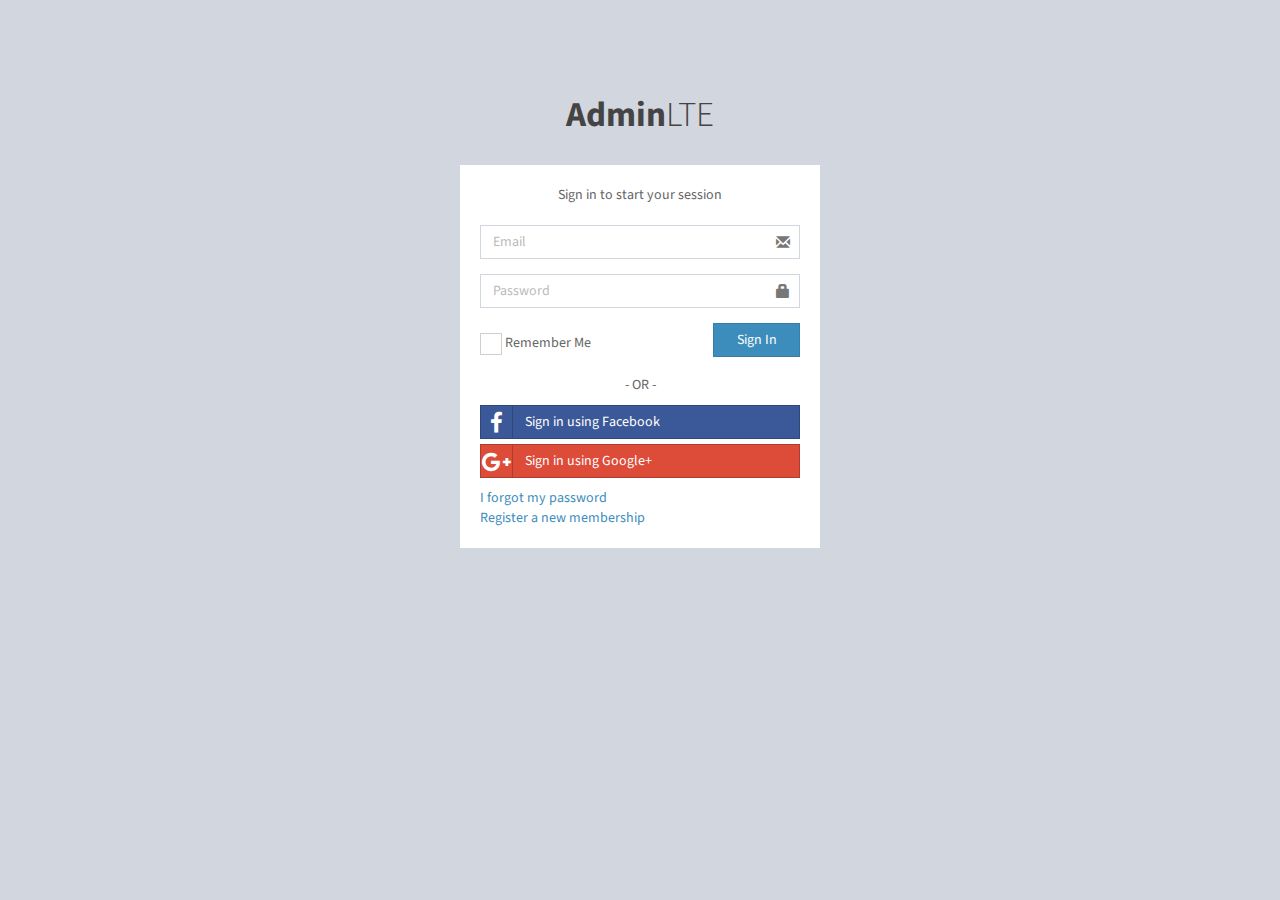
<file: admin/login.html>
<!DOCTYPE html>
<html>
  <head>
    <meta charset="UTF-8">
    <title>AdminLTE 2 | Log in</title>
    <meta content='width=device-width, initial-scale=1, maximum-scale=1, user-scalable=no' name='viewport'>
    <!-- Bootstrap 3.3.2 -->
    <link href="bootstrap/css/bootstrap.min.css" rel="stylesheet" type="text/css" />
    <!-- Font Awesome Icons -->
    <link href="https://maxcdn.bootstrapcdn.com/font-awesome/4.3.0/css/font-awesome.min.css" rel="stylesheet" type="text/css" />
    <!-- Theme style -->
    <link href="dist/css/AdminLTE.min.css" rel="stylesheet" type="text/css" />
    <!-- iCheck -->
    <link href="plugins/iCheck/square/blue.css" rel="stylesheet" type="text/css" />

    <!-- HTML5 Shim and Respond.js IE8 support of HTML5 elements and media queries -->
    <!-- WARNING: Respond.js doesn't work if you view the page via file:// -->
    <!--[if lt IE 9]>
        <script src="https://oss.maxcdn.com/libs/html5shiv/3.7.0/html5shiv.js"></script>
        <script src="https://oss.maxcdn.com/libs/respond.js/1.3.0/respond.min.js"></script>
    <![endif]-->
  </head>
  <body class="login-page">
    <div class="login-box">
      <div class="login-logo">
        <a href="index2.html"><b>Admin</b>LTE</a>
      </div><!-- /.login-logo -->
      <div class="login-box-body">
        <p class="login-box-msg">Sign in to start your session</p>
        <form action="index2.html" method="post">
          <div class="form-group has-feedback">
            <input type="text" class="form-control" placeholder="Email"/>
            <span class="glyphicon glyphicon-envelope form-control-feedback"></span>
          </div>
          <div class="form-group has-feedback">
            <input type="password" class="form-control" placeholder="Password"/>
            <span class="glyphicon glyphicon-lock form-control-feedback"></span>
          </div>
          <div class="row">
            <div class="col-xs-8">    
              <div class="checkbox icheck">
                <label>
                  <input type="checkbox"> Remember Me
                </label>
              </div>                        
            </div><!-- /.col -->
            <div class="col-xs-4">
              <button type="submit" class="btn btn-primary btn-block btn-flat">Sign In</button>
            </div><!-- /.col -->
          </div>
        </form>

        <div class="social-auth-links text-center">
          <p>- OR -</p>
          <a href="#" class="btn btn-block btn-social btn-facebook btn-flat"><i class="fa fa-facebook"></i> Sign in using Facebook</a>
          <a href="#" class="btn btn-block btn-social btn-google-plus btn-flat"><i class="fa fa-google-plus"></i> Sign in using Google+</a>
        </div><!-- /.social-auth-links -->

        <a href="#">I forgot my password</a><br>
        <a href="register.html" class="text-center">Register a new membership</a>

      </div><!-- /.login-box-body -->
    </div><!-- /.login-box -->

    <!-- jQuery 2.1.3 -->
    <script src="plugins/jQuery/jQuery-2.1.3.min.js"></script>
    <!-- Bootstrap 3.3.2 JS -->
    <script src="bootstrap/js/bootstrap.min.js" type="text/javascript"></script>
    <!-- iCheck -->
    <script src="plugins/iCheck/icheck.min.js" type="text/javascript"></script>
    <script>
      $(function () {
        $('input').iCheck({
          checkboxClass: 'icheckbox_square-blue',
          radioClass: 'iradio_square-blue',
          increaseArea: '20%' // optional
        });
      });
    </script>
  </body>
</html>
</file>
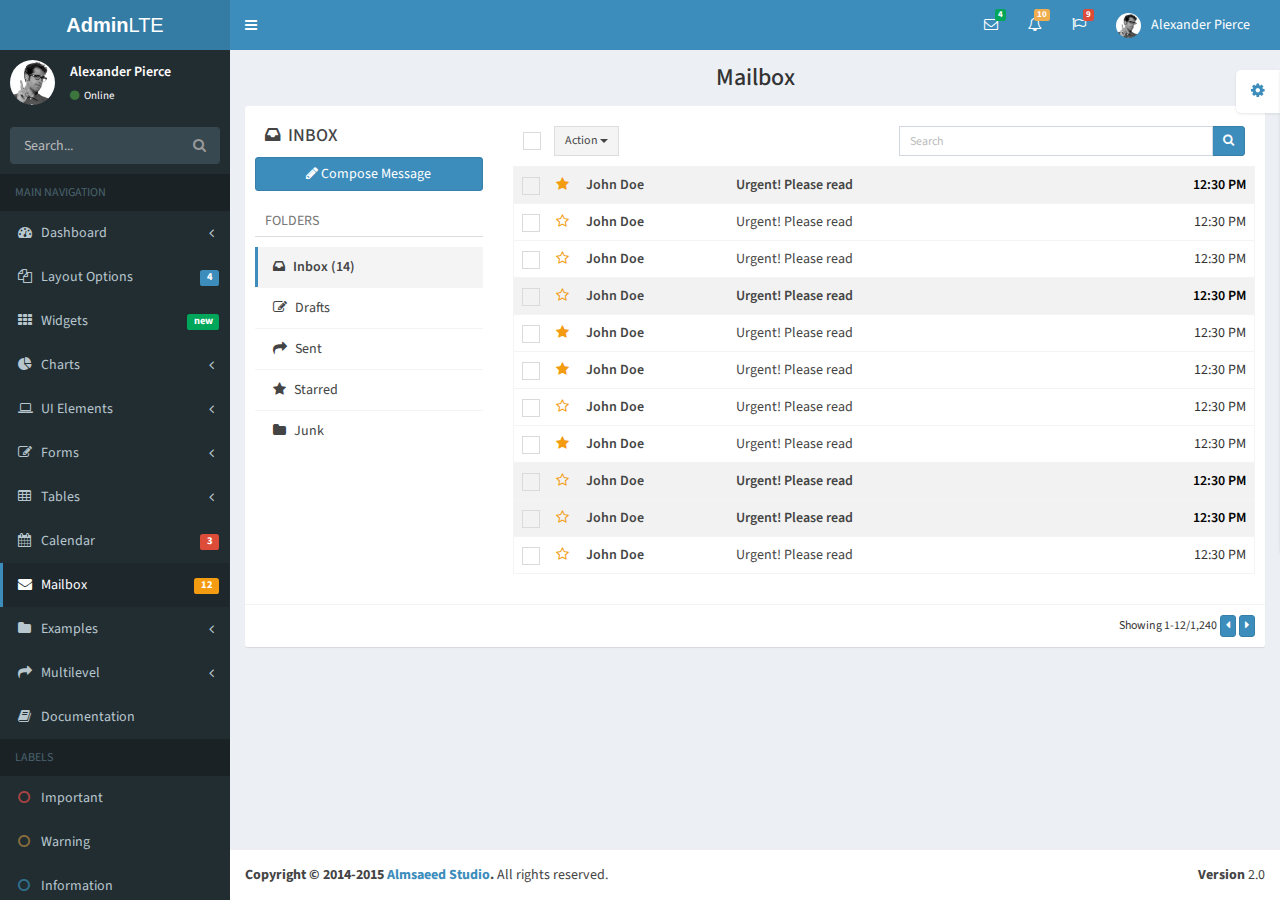
<file: admin/pages/mailbox.html>
<!DOCTYPE html>
<html>
  <head>
    <meta charset="UTF-8">
    <title>AdminLTE 2 | Mailbox</title>
    <meta content='width=device-width, initial-scale=1, maximum-scale=1, user-scalable=no' name='viewport'>
    <!-- Bootstrap 3.3.2 -->
    <link href="../bootstrap/css/bootstrap.min.css" rel="stylesheet" type="text/css" />
    <!-- Font Awesome Icons -->
    <link href="https://maxcdn.bootstrapcdn.com/font-awesome/4.3.0/css/font-awesome.min.css" rel="stylesheet" type="text/css" />
    <!-- Ionicons -->
    <link href="http://code.ionicframework.com/ionicons/2.0.0/css/ionicons.min.css" rel="stylesheet" type="text/css" />
    <!-- bootstrap wysihtml5 - text editor -->
    <link href="../plugins/bootstrap-wysihtml5/bootstrap3-wysihtml5.min.css" rel="stylesheet" type="text/css" />
    <!-- iCheck for checkboxes and radio inputs -->
    <link href="../plugins/iCheck/minimal/blue.css" rel="stylesheet" type="text/css" />
    <!-- Theme style -->
    <link href="../dist/css/AdminLTE.min.css" rel="stylesheet" type="text/css" />
    <!-- AdminLTE Skins. Choose a skin from the css/skins 
         folder instead of downloading all of them to reduce the load. -->
    <link href="../dist/css/skins/_all-skins.min.css" rel="stylesheet" type="text/css" />

    <!-- HTML5 Shim and Respond.js IE8 support of HTML5 elements and media queries -->
    <!-- WARNING: Respond.js doesn't work if you view the page via file:// -->
    <!--[if lt IE 9]>
        <script src="https://oss.maxcdn.com/libs/html5shiv/3.7.0/html5shiv.js"></script>
        <script src="https://oss.maxcdn.com/libs/respond.js/1.3.0/respond.min.js"></script>
    <![endif]-->
  </head>
  <body class="skin-blue">
    <div class="wrapper">
      
      <header class="main-header">
        <a href="../index2.html" class="logo"><b>Admin</b>LTE</a>
        <!-- Header Navbar: style can be found in header.less -->
        <nav class="navbar navbar-static-top" role="navigation">
          <!-- Sidebar toggle button-->
          <a href="#" class="sidebar-toggle" data-toggle="offcanvas" role="button">
            <span class="sr-only">Toggle navigation</span>
            <span class="icon-bar"></span>
            <span class="icon-bar"></span>
            <span class="icon-bar"></span>
          </a>
          <div class="navbar-custom-menu">
            <ul class="nav navbar-nav">
              <!-- Messages: style can be found in dropdown.less-->
              <li class="dropdown messages-menu">
                <a href="#" class="dropdown-toggle" data-toggle="dropdown">
                  <i class="fa fa-envelope-o"></i>
                  <span class="label label-success">4</span>
                </a>
                <ul class="dropdown-menu">
                  <li class="header">You have 4 messages</li>
                  <li>
                    <!-- inner menu: contains the actual data -->
                    <ul class="menu">
                      <li><!-- start message -->
                        <a href="#">
                          <div class="pull-left">
                            <img src="../dist/img/user2-160x160.jpg" class="img-circle" alt="User Image"/>
                          </div>
                          <h4>
                            Support Team
                            <small><i class="fa fa-clock-o"></i> 5 mins</small>
                          </h4>
                          <p>Why not buy a new awesome theme?</p>
                        </a>
                      </li><!-- end message -->
                      <li>
                        <a href="#">
                          <div class="pull-left">
                            <img src="../dist/img/user3-128x128.jpg" class="img-circle" alt="user image"/>
                          </div>
                          <h4>
                            AdminLTE Design Team
                            <small><i class="fa fa-clock-o"></i> 2 hours</small>
                          </h4>
                          <p>Why not buy a new awesome theme?</p>
                        </a>
                      </li>
                      <li>
                        <a href="#">
                          <div class="pull-left">
                            <img src="../dist/img/user4-128x128.jpg" class="img-circle" alt="user image"/>
                          </div>
                          <h4>
                            Developers
                            <small><i class="fa fa-clock-o"></i> Today</small>
                          </h4>
                          <p>Why not buy a new awesome theme?</p>
                        </a>
                      </li>
                      <li>
                        <a href="#">
                          <div class="pull-left">
                            <img src="../dist/img/user3-128x128.jpg" class="img-circle" alt="user image"/>
                          </div>
                          <h4>
                            Sales Department
                            <small><i class="fa fa-clock-o"></i> Yesterday</small>
                          </h4>
                          <p>Why not buy a new awesome theme?</p>
                        </a>
                      </li>
                      <li>
                        <a href="#">
                          <div class="pull-left">
                            <img src="../dist/img/user4-128x128.jpg" class="img-circle" alt="user image"/>
                          </div>
                          <h4>
                            Reviewers
                            <small><i class="fa fa-clock-o"></i> 2 days</small>
                          </h4>
                          <p>Why not buy a new awesome theme?</p>
                        </a>
                      </li>
                    </ul>
                  </li>
                  <li class="footer"><a href="#">See All Messages</a></li>
                </ul>
              </li>
              <!-- Notifications: style can be found in dropdown.less -->
              <li class="dropdown notifications-menu">
                <a href="#" class="dropdown-toggle" data-toggle="dropdown">
                  <i class="fa fa-bell-o"></i>
                  <span class="label label-warning">10</span>
                </a>
                <ul class="dropdown-menu">
                  <li class="header">You have 10 notifications</li>
                  <li>
                    <!-- inner menu: contains the actual data -->
                    <ul class="menu">
                      <li>
                        <a href="#">
                          <i class="fa fa-users text-aqua"></i> 5 new members joined today
                        </a>
                      </li>
                      <li>
                        <a href="#">
                          <i class="fa fa-warning text-yellow"></i> Very long description here that may not fit into the page and may cause design problems
                        </a>
                      </li>
                      <li>
                        <a href="#">
                          <i class="fa fa-users text-red"></i> 5 new members joined
                        </a>
                      </li>

                      <li>
                        <a href="#">
                          <i class="fa fa-shopping-cart text-green"></i> 25 sales made
                        </a>
                      </li>
                      <li>
                        <a href="#">
                          <i class="fa fa-user text-red"></i> You changed your username
                        </a>
                      </li>
                    </ul>
                  </li>
                  <li class="footer"><a href="#">View all</a></li>
                </ul>
              </li>
              <!-- Tasks: style can be found in dropdown.less -->
              <li class="dropdown tasks-menu">
                <a href="#" class="dropdown-toggle" data-toggle="dropdown">
                  <i class="fa fa-flag-o"></i>
                  <span class="label label-danger">9</span>
                </a>
                <ul class="dropdown-menu">
                  <li class="header">You have 9 tasks</li>
                  <li>
                    <!-- inner menu: contains the actual data -->
                    <ul class="menu">
                      <li><!-- Task item -->
                        <a href="#">
                          <h3>
                            Design some buttons
                            <small class="pull-right">20%</small>
                          </h3>
                          <div class="progress xs">
                            <div class="progress-bar progress-bar-aqua" style="width: 20%" role="progressbar" aria-valuenow="20" aria-valuemin="0" aria-valuemax="100">
                              <span class="sr-only">20% Complete</span>
                            </div>
                          </div>
                        </a>
                      </li><!-- end task item -->
                      <li><!-- Task item -->
                        <a href="#">
                          <h3>
                            Create a nice theme
                            <small class="pull-right">40%</small>
                          </h3>
                          <div class="progress xs">
                            <div class="progress-bar progress-bar-green" style="width: 40%" role="progressbar" aria-valuenow="20" aria-valuemin="0" aria-valuemax="100">
                              <span class="sr-only">40% Complete</span>
                            </div>
                          </div>
                        </a>
                      </li><!-- end task item -->
                      <li><!-- Task item -->
                        <a href="#">
                          <h3>
                            Some task I need to do
                            <small class="pull-right">60%</small>
                          </h3>
                          <div class="progress xs">
                            <div class="progress-bar progress-bar-red" style="width: 60%" role="progressbar" aria-valuenow="20" aria-valuemin="0" aria-valuemax="100">
                              <span class="sr-only">60% Complete</span>
                            </div>
                          </div>
                        </a>
                      </li><!-- end task item -->
                      <li><!-- Task item -->
                        <a href="#">
                          <h3>
                            Make beautiful transitions
                            <small class="pull-right">80%</small>
                          </h3>
                          <div class="progress xs">
                            <div class="progress-bar progress-bar-yellow" style="width: 80%" role="progressbar" aria-valuenow="20" aria-valuemin="0" aria-valuemax="100">
                              <span class="sr-only">80% Complete</span>
                            </div>
                          </div>
                        </a>
                      </li><!-- end task item -->
                    </ul>
                  </li>
                  <li class="footer">
                    <a href="#">View all tasks</a>
                  </li>
                </ul>
              </li>
              <!-- User Account: style can be found in dropdown.less -->
              <li class="dropdown user user-menu">
                <a href="#" class="dropdown-toggle" data-toggle="dropdown">
                  <img src="../dist/img/user2-160x160.jpg" class="user-image" alt="User Image"/>
                  <span class="hidden-xs">Alexander Pierce</span>
                </a>
                <ul class="dropdown-menu">
                  <!-- User image -->
                  <li class="user-header">
                    <img src="../dist/img/user2-160x160.jpg" class="img-circle" alt="User Image" />
                    <p>
                      Alexander Pierce - Web Developer
                      <small>Member since Nov. 2012</small>
                    </p>
                  </li>
                  <!-- Menu Body -->
                  <li class="user-body">
                    <div class="col-xs-4 text-center">
                      <a href="#">Followers</a>
                    </div>
                    <div class="col-xs-4 text-center">
                      <a href="#">Sales</a>
                    </div>
                    <div class="col-xs-4 text-center">
                      <a href="#">Friends</a>
                    </div>
                  </li>
                  <!-- Menu Footer-->
                  <li class="user-footer">
                    <div class="pull-left">
                      <a href="#" class="btn btn-default btn-flat">Profile</a>
                    </div>
                    <div class="pull-right">
                      <a href="#" class="btn btn-default btn-flat">Sign out</a>
                    </div>
                  </li>
                </ul>
              </li>
            </ul>
          </div>
        </nav>
      </header>
      <!-- Left side column. contains the logo and sidebar -->
      <aside class="main-sidebar">
        <!-- sidebar: style can be found in sidebar.less -->
        <section class="sidebar">
          <!-- Sidebar user panel -->
          <div class="user-panel">
            <div class="pull-left image">
              <img src="../dist/img/user2-160x160.jpg" class="img-circle" alt="User Image" />
            </div>
            <div class="pull-left info">
              <p>Alexander Pierce</p>

              <a href="#"><i class="fa fa-circle text-success"></i> Online</a>
            </div>
          </div>
          <!-- search form -->
          <form action="#" method="get" class="sidebar-form">
            <div class="input-group">
              <input type="text" name="q" class="form-control" placeholder="Search..."/>
              <span class="input-group-btn">
                <button type='submit' name='seach' id='search-btn' class="btn btn-flat"><i class="fa fa-search"></i></button>
              </span>
            </div>
          </form>
          <!-- /.search form -->
          <!-- sidebar menu: : style can be found in sidebar.less -->
          <ul class="sidebar-menu">
            <li class="header">MAIN NAVIGATION</li>
            <li class="treeview">
              <a href="#">
                <i class="fa fa-dashboard"></i> <span>Dashboard</span> <i class="fa fa-angle-left pull-right"></i>
              </a>
              <ul class="treeview-menu">
                <li><a href="../index.html"><i class="fa fa-circle-o"></i> Dashboard v1</a></li>
                <li><a href="../index2.html"><i class="fa fa-circle-o"></i> Dashboard v2</a></li>
              </ul>
            </li>
            <li class="treeview">
              <a href="#">
                <i class="fa fa-files-o"></i>
                <span>Layout Options</span>
                <span class="label label-primary pull-right">4</span>
              </a>
              <ul class="treeview-menu">
                <li><a href="layout/top-nav.html"><i class="fa fa-circle-o"></i> Top Navigation</a></li>
                <li><a href="layout/boxed.html"><i class="fa fa-circle-o"></i> Boxed</a></li>
                <li><a href="layout/fixed.html"><i class="fa fa-circle-o"></i> Fixed</a></li>
                <li><a href="layout/collapsed-sidebar.html"><i class="fa fa-circle-o"></i> Collapsed Sidebar</a></li>
              </ul>
            </li>
            <li>
              <a href="widgets.html">
                <i class="fa fa-th"></i> <span>Widgets</span> <small class="label pull-right bg-green">new</small>
              </a>
            </li>
            <li class="treeview">
              <a href="#">
                <i class="fa fa-pie-chart"></i>
                <span>Charts</span>
                <i class="fa fa-angle-left pull-right"></i>
              </a>
              <ul class="treeview-menu">
                <li><a href="charts/morris.html"><i class="fa fa-circle-o"></i> Morris</a></li>
                <li><a href="charts/flot.html"><i class="fa fa-circle-o"></i> Flot</a></li>
                <li><a href="charts/inline.html"><i class="fa fa-circle-o"></i> Inline charts</a></li>
              </ul>
            </li>
            <li class="treeview">
              <a href="#">
                <i class="fa fa-laptop"></i>
                <span>UI Elements</span>
                <i class="fa fa-angle-left pull-right"></i>
              </a>
              <ul class="treeview-menu">
                <li><a href="UI/general.html"><i class="fa fa-circle-o"></i> General</a></li>
                <li><a href="UI/icons.html"><i class="fa fa-circle-o"></i> Icons</a></li>
                <li><a href="UI/buttons.html"><i class="fa fa-circle-o"></i> Buttons</a></li>
                <li><a href="UI/sliders.html"><i class="fa fa-circle-o"></i> Sliders</a></li>
                <li><a href="UI/timeline.html"><i class="fa fa-circle-o"></i> Timeline</a></li>
                <li><a href="UI/modals.html"><i class="fa fa-circle-o"></i> Modals</a></li>
              </ul>
            </li>
            <li class="treeview">
              <a href="#">
                <i class="fa fa-edit"></i> <span>Forms</span>
                <i class="fa fa-angle-left pull-right"></i>
              </a>
              <ul class="treeview-menu">
                <li><a href="forms/general.html"><i class="fa fa-circle-o"></i> General Elements</a></li>
                <li><a href="forms/advanced.html"><i class="fa fa-circle-o"></i> Advanced Elements</a></li>
                <li><a href="forms/editors.html"><i class="fa fa-circle-o"></i> Editors</a></li>
              </ul>
            </li>
            <li class="treeview">
              <a href="#">
                <i class="fa fa-table"></i> <span>Tables</span>
                <i class="fa fa-angle-left pull-right"></i>
              </a>
              <ul class="treeview-menu">
                <li><a href="tables/simple.html"><i class="fa fa-circle-o"></i> Simple tables</a></li>
                <li><a href="tables/data.html"><i class="fa fa-circle-o"></i> Data tables</a></li>
              </ul>
            </li>
            <li>
              <a href="calendar.html">
                <i class="fa fa-calendar"></i> <span>Calendar</span>
                <small class="label pull-right bg-red">3</small>
              </a>
            </li>
            <li class="active">
              <a href="mailbox.html">
                <i class="fa fa-envelope"></i> <span>Mailbox</span>
                <small class="label pull-right bg-yellow">12</small>
              </a>
            </li>
            <li class="treeview">
              <a href="#">
                <i class="fa fa-folder"></i> <span>Examples</span>
                <i class="fa fa-angle-left pull-right"></i>
              </a>
              <ul class="treeview-menu">
                <li><a href="examples/invoice.html"><i class="fa fa-circle-o"></i> Invoice</a></li>
                <li><a href="examples/login.html"><i class="fa fa-circle-o"></i> Login</a></li>
                <li><a href="examples/register.html"><i class="fa fa-circle-o"></i> Register</a></li>
                <li><a href="examples/lockscreen.html"><i class="fa fa-circle-o"></i> Lockscreen</a></li>
                <li><a href="examples/404.html"><i class="fa fa-circle-o"></i> 404 Error</a></li>
                <li><a href="examples/500.html"><i class="fa fa-circle-o"></i> 500 Error</a></li>
                <li><a href="examples/blank.html"><i class="fa fa-circle-o"></i> Blank Page</a></li>
              </ul>
            </li>
            <li class="treeview">
              <a href="#">
                <i class="fa fa-share"></i> <span>Multilevel</span>
                <i class="fa fa-angle-left pull-right"></i>
              </a>
              <ul class="treeview-menu">
                <li><a href="#"><i class="fa fa-circle-o"></i> Level One</a></li>
                <li>
                  <a href="#"><i class="fa fa-circle-o"></i> Level One <i class="fa fa-angle-left pull-right"></i></a>
                  <ul class="treeview-menu">
                    <li><a href="#"><i class="fa fa-circle-o"></i> Level Two</a></li>
                    <li>
                      <a href="#"><i class="fa fa-circle-o"></i> Level Two <i class="fa fa-angle-left pull-right"></i></a>
                      <ul class="treeview-menu">
                        <li><a href="#"><i class="fa fa-circle-o"></i> Level Three</a></li>
                        <li><a href="#"><i class="fa fa-circle-o"></i> Level Three</a></li>
                      </ul>
                    </li>
                  </ul>
                </li>
                <li><a href="#"><i class="fa fa-circle-o"></i> Level One</a></li>
              </ul>
            </li>
            <li><a href="../documentation/index.html"><i class="fa fa-book"></i> Documentation</a></li>
            <li class="header">LABELS</li>
            <li><a href="#"><i class="fa fa-circle-o text-danger"></i> Important</a></li>
            <li><a href="#"><i class="fa fa-circle-o text-warning"></i> Warning</a></li>
            <li><a href="#"><i class="fa fa-circle-o text-info"></i> Information</a></li>
          </ul>
        </section>
        <!-- /.sidebar -->
      </aside>

      <!-- Right side column. Contains the navbar and content of the page -->
      <div class="content-wrapper">
        <!-- Content Header (Page header) -->
        <section class="content-header no-margin">
          <h1 class="text-center">
            Mailbox
          </h1>
        </section>

        <!-- Main content -->
        <section class="content">
          <!-- MAILBOX BEGIN -->
          <div class="mailbox row">
            <div class="col-xs-12">
              <div class="box box-solid">
                <div class="box-body">
                  <div class="row">
                    <div class="col-md-3 col-sm-4">
                      <!-- BOXES are complex enough to move the .box-header around.
                                This is an example of having the box header within the box body -->
                      <div class="box-header">
                        <i class="fa fa-inbox"></i>
                        <h3 class="box-title">INBOX</h3>
                      </div>
                      <!-- compose message btn -->
                      <a class="btn btn-block btn-primary" data-toggle="modal" data-target="#compose-modal"><i class="fa fa-pencil"></i> Compose Message</a>
                      <!-- Navigation - folders-->
                      <div style="margin-top: 15px;">
                        <ul class="nav nav-pills nav-stacked">
                          <li class="header">Folders</li>
                          <li class="active"><a href="#"><i class="fa fa-inbox"></i> Inbox (14)</a></li>
                          <li><a href="#"><i class="fa fa-pencil-square-o"></i> Drafts</a></li>
                          <li><a href="#"><i class="fa fa-mail-forward"></i> Sent</a></li>
                          <li><a href="#"><i class="fa fa-star"></i> Starred</a></li>
                          <li><a href="#"><i class="fa fa-folder"></i> Junk</a></li>
                        </ul>
                      </div>
                    </div><!-- /.col (LEFT) -->
                    <div class="col-md-9 col-sm-8">
                      <div class="row pad">
                        <div class="col-sm-6">
                          <label style="margin-right: 10px;">
                            <input type="checkbox" id="check-all"/>
                          </label>
                          <!-- Action button -->
                          <div class="btn-group">
                            <button type="button" class="btn btn-default btn-sm btn-flat dropdown-toggle" data-toggle="dropdown">
                              Action <span class="caret"></span>
                            </button>
                            <ul class="dropdown-menu" role="menu">
                              <li><a href="#">Mark as read</a></li>
                              <li><a href="#">Mark as unread</a></li>
                              <li class="divider"></li>
                              <li><a href="#">Move to junk</a></li>
                              <li class="divider"></li>
                              <li><a href="#">Delete</a></li>
                            </ul>
                          </div>

                        </div>
                        <div class="col-sm-6 search-form">
                          <form action="#" class="text-right">
                            <div class="input-group">
                              <input type="text" class="form-control input-sm" placeholder="Search">
                              <div class="input-group-btn">
                                <button type="submit" name="q" class="btn btn-sm btn-primary"><i class="fa fa-search"></i></button>
                              </div>
                            </div>
                          </form>
                        </div>
                      </div><!-- /.row -->

                      <div class="table-responsive">
                        <!-- THE MESSAGES -->
                        <table class="table table-mailbox">
                          <tr class="unread">
                            <td class="small-col"><input type="checkbox" /></td>
                            <td class="small-col"><i class="fa fa-star"></i></td>
                            <td class="name"><a href="#">John Doe</a></td>
                            <td class="subject"><a href="#">Urgent! Please read</a></td>
                            <td class="time">12:30 PM</td>
                          </tr>
                          <tr>
                            <td class="small-col"><input type="checkbox" /></td>
                            <td class="small-col"><i class="fa fa-star-o"></i></td>
                            <td class="name"><a href="#">John Doe</a></td>
                            <td class="subject"><a href="#">Urgent! Please read</a></td>
                            <td class="time">12:30 PM</td>
                          </tr>
                          <tr>
                            <td class="small-col"><input type="checkbox" /></td>
                            <td class="small-col"><i class="fa fa-star-o"></i></td>
                            <td class="name"><a href="#">John Doe</a></td>
                            <td class="subject"><a href="#">Urgent! Please read</a></td>
                            <td class="time">12:30 PM</td>
                          </tr>
                          <tr class="unread">
                            <td class="small-col"><input type="checkbox" /></td>
                            <td class="small-col"><i class="fa fa-star-o"></i></td>
                            <td class="name"><a href="#">John Doe</a></td>
                            <td class="subject"><a href="#">Urgent! Please read</a></td>
                            <td class="time">12:30 PM</td>
                          </tr>
                          <tr>
                            <td class="small-col"><input type="checkbox" /></td>
                            <td class="small-col"><i class="fa fa-star"></i></td>
                            <td class="name"><a href="#">John Doe</a></td>
                            <td class="subject"><a href="#">Urgent! Please read</a></td>
                            <td class="time">12:30 PM</td>
                          </tr>
                          <tr>
                            <td class="small-col"><input type="checkbox" /></td>
                            <td class="small-col"><i class="fa fa-star"></i></td>
                            <td class="name"><a href="#">John Doe</a></td>
                            <td class="subject"><a href="#">Urgent! Please read</a></td>
                            <td class="time">12:30 PM</td>
                          </tr>
                          <tr>
                            <td class="small-col"><input type="checkbox" /></td>
                            <td class="small-col"><i class="fa fa-star-o"></i></td>
                            <td class="name"><a href="#">John Doe</a></td>
                            <td class="subject"><a href="#">Urgent! Please read</a></td>
                            <td class="time">12:30 PM</td>
                          </tr>
                          <tr>
                            <td class="small-col"><input type="checkbox" /></td>
                            <td class="small-col"><i class="fa fa-star"></i></td>
                            <td class="name"><a href="#">John Doe</a></td>
                            <td class="subject"><a href="#">Urgent! Please read</a></td>
                            <td class="time">12:30 PM</td>
                          </tr>
                          <tr class="unread">
                            <td class="small-col"><input type="checkbox" /></td>
                            <td class="small-col"><i class="fa fa-star-o"></i></td>
                            <td class="name"><a href="#">John Doe</a></td>
                            <td class="subject"><a href="#">Urgent! Please read</a></td>
                            <td class="time">12:30 PM</td>
                          </tr>
                          <tr class="unread">
                            <td class="small-col"><input type="checkbox" /></td>
                            <td class="small-col"><i class="fa fa-star-o"></i></td>
                            <td class="name"><a href="#">John Doe</a></td>
                            <td class="subject"><a href="#">Urgent! Please read</a></td>
                            <td class="time">12:30 PM</td>
                          </tr>
                          <tr>
                            <td class="small-col"><input type="checkbox" /></td>
                            <td class="small-col"><i class="fa fa-star-o"></i></td>
                            <td class="name"><a href="#">John Doe</a></td>
                            <td class="subject"><a href="#">Urgent! Please read</a></td>
                            <td class="time">12:30 PM</td>
                          </tr>
                        </table>
                      </div><!-- /.table-responsive -->
                    </div><!-- /.col (RIGHT) -->
                  </div><!-- /.row -->
                </div><!-- /.box-body -->
                <div class="box-footer clearfix">
                  <div class="pull-right">
                    <small>Showing 1-12/1,240</small>
                    <button class="btn btn-xs btn-primary"><i class="fa fa-caret-left"></i></button>
                    <button class="btn btn-xs btn-primary"><i class="fa fa-caret-right"></i></button>
                  </div>
                </div><!-- box-footer -->
              </div><!-- /.box -->
            </div><!-- /.col (MAIN) -->
          </div>
          <!-- MAILBOX END -->

        </section><!-- /.content -->
      </div><!-- /.content-wrapper -->
      <footer class="main-footer">
        <div class="pull-right hidden-xs">
          <b>Version</b> 2.0
        </div>
        <strong>Copyright &copy; 2014-2015 <a href="http://almsaeedstudio.com">Almsaeed Studio</a>.</strong> All rights reserved.
      </footer>
    </div><!-- ./wrapper -->

    <!-- COMPOSE MESSAGE MODAL -->
    <div class="modal fade" id="compose-modal" tabindex="-1" role="dialog" aria-hidden="true">
      <div class="modal-dialog">
        <div class="modal-content">
          <div class="modal-header">
            <button type="button" class="close" data-dismiss="modal" aria-hidden="true">&times;</button>
            <h4 class="modal-title"><i class="fa fa-envelope-o"></i> Compose New Message</h4>
          </div>
          <form action="#" method="post">
            <div class="modal-body">
              <div class="form-group">
                <div class="input-group">
                  <span class="input-group-addon">TO:</span>
                  <input name="email_to" type="email" class="form-control" placeholder="Email TO">
                </div>
              </div>
              <div class="form-group">
                <div class="input-group">
                  <span class="input-group-addon">CC:</span>
                  <input name="email_to" type="email" class="form-control" placeholder="Email CC">
                </div>
              </div>
              <div class="form-group">
                <div class="input-group">
                  <span class="input-group-addon">BCC:</span>
                  <input name="email_to" type="email" class="form-control" placeholder="Email BCC">
                </div>
              </div>
              <div class="form-group">
                <textarea name="message" id="email_message" class="form-control" placeholder="Message" style="height: 120px;"></textarea>
              </div>
              <div class="form-group">
                <div class="btn btn-success btn-file">
                  <i class="fa fa-paperclip"></i> Attachment
                  <input type="file" name="attachment"/>
                </div>
                <p class="help-block">Max. 32MB</p>
              </div>

            </div>
            <div class="modal-footer clearfix">

              <button type="button" class="btn btn-danger" data-dismiss="modal"><i class="fa fa-times"></i> Discard</button>

              <button type="submit" class="btn btn-primary pull-left"><i class="fa fa-envelope"></i> Send Message</button>
            </div>
          </form>
        </div><!-- /.modal-content -->
      </div><!-- /.modal-dialog -->
    </div><!-- /.modal -->

    <!-- jQuery 2.1.3 -->
    <script src="../plugins/jQuery/jQuery-2.1.3.min.js"></script>
    <!-- Bootstrap 3.3.2 JS -->
    <script src="../bootstrap/js/bootstrap.min.js" type="text/javascript"></script>
    <!-- Slimscroll -->
    <script src="../plugins/slimScroll/jquery.slimscroll.min.js" type="text/javascript"></script>
    <!-- FastClick -->
    <script src='../plugins/fastclick/fastclick.min.js'></script>
    <!-- AdminLTE App -->
    <script src="../dist/js/app.min.js" type="text/javascript"></script>    
    <!-- Bootstrap WYSIHTML5 -->
    <script src="../plugins/bootstrap-wysihtml5/bootstrap3-wysihtml5.all.min.js" type="text/javascript"></script>
    <!-- iCheck -->
    <script src="../plugins/iCheck/icheck.min.js" type="text/javascript"></script>
    <!-- Page script -->
    <script type="text/javascript">
      $(function () {

        "use strict";

        //iCheck for checkbox and radio inputs
        $('input[type="checkbox"]').iCheck({
          checkboxClass: 'icheckbox_minimal-blue',
          radioClass: 'iradio_minimal-blue'
        });

        //When unchecking the checkbox
        $("#check-all").on('ifUnchecked', function (event) {
          //Uncheck all checkboxes
          $("input[type='checkbox']", ".table-mailbox").iCheck("uncheck");
        });
        //When checking the checkbox
        $("#check-all").on('ifChecked', function (event) {
          //Check all checkboxes
          $("input[type='checkbox']", ".table-mailbox").iCheck("check");
        });
        //Handle starring for glyphicon and font awesome
        $(".fa-star, .fa-star-o, .glyphicon-star, .glyphicon-star-empty").click(function (e) {
          e.preventDefault();
          //detect type
          var glyph = $(this).hasClass("glyphicon");
          var fa = $(this).hasClass("fa");

          //Switch states
          if (glyph) {
            $(this).toggleClass("glyphicon-star");
            $(this).toggleClass("glyphicon-star-empty");
          }

          if (fa) {
            $(this).toggleClass("fa-star");
            $(this).toggleClass("fa-star-o");
          }
        });

        //Initialize WYSIHTML5 - text editor
        $("#email_message").wysihtml5();
      });
    </script>
    <!-- AdminLTE for demo purposes -->
    <script src="../dist/js/demo.js" type="text/javascript"></script>
  </body>
</html>
</file>
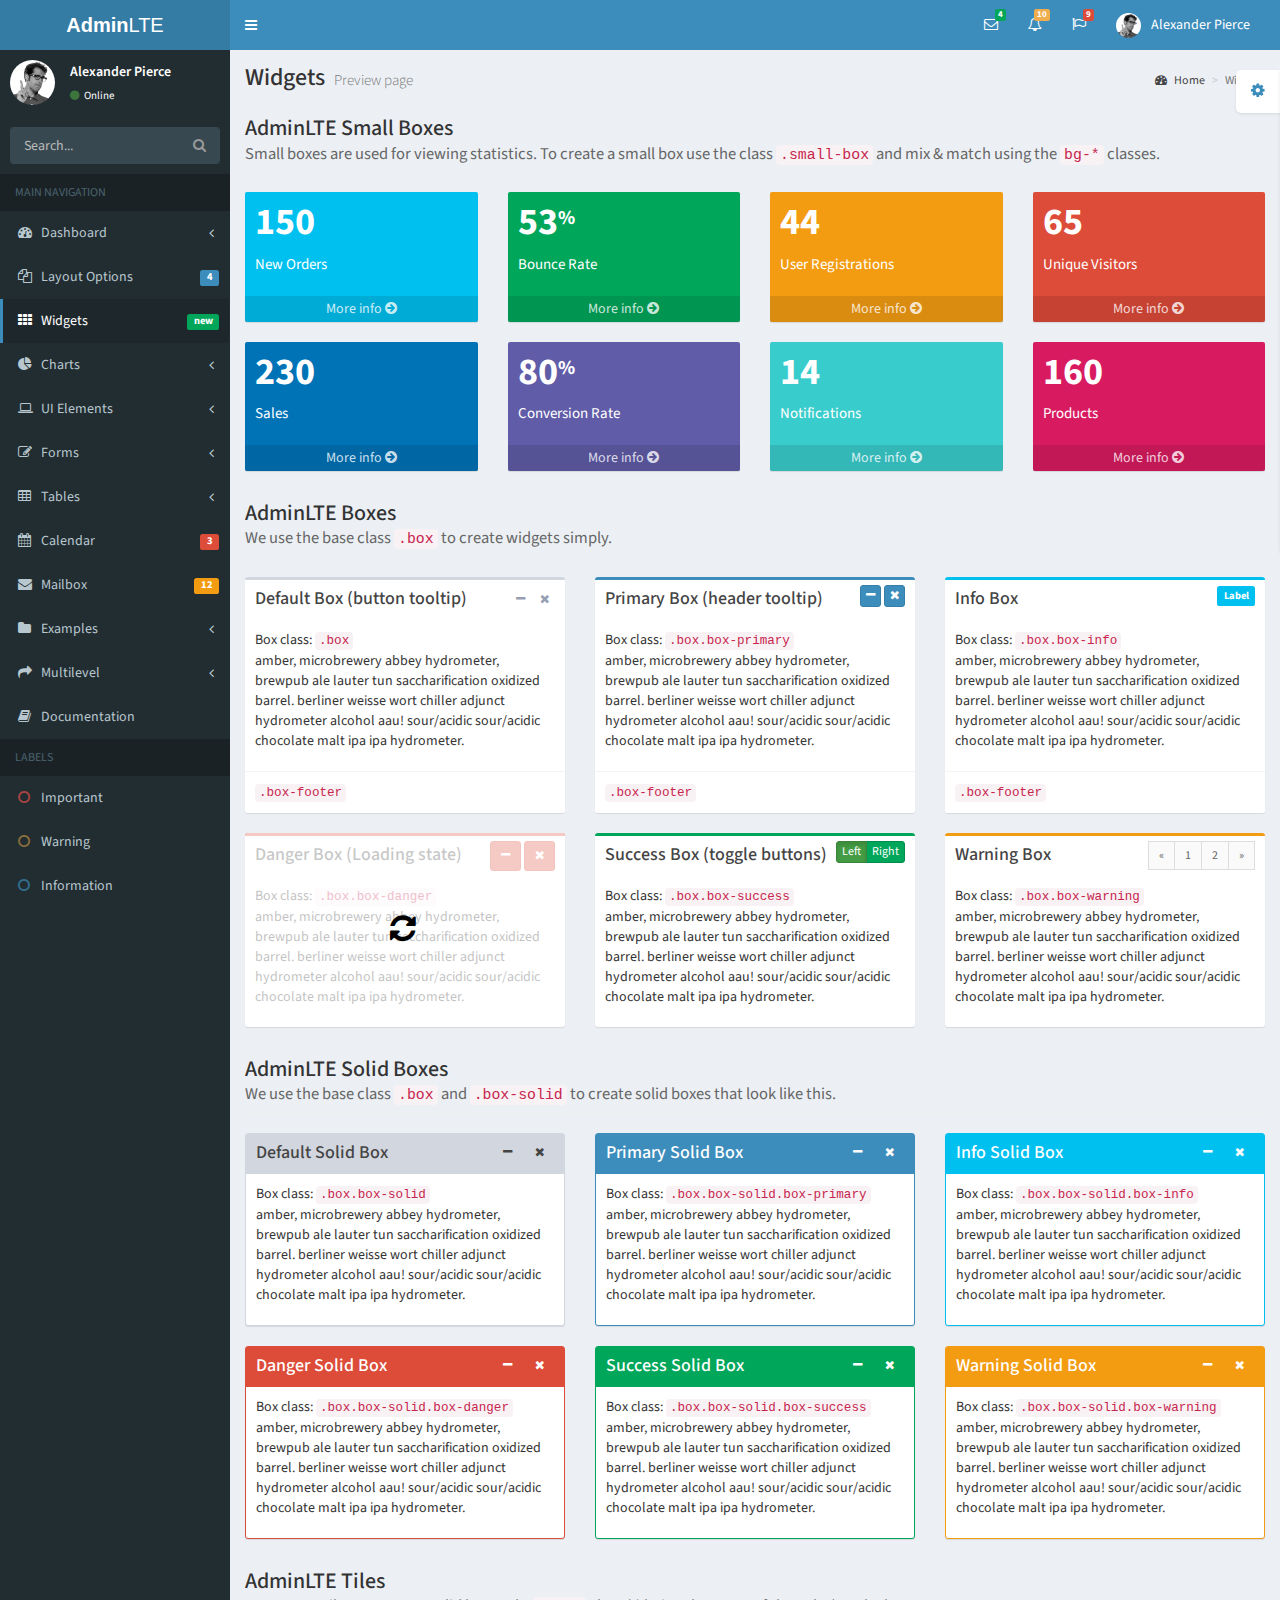
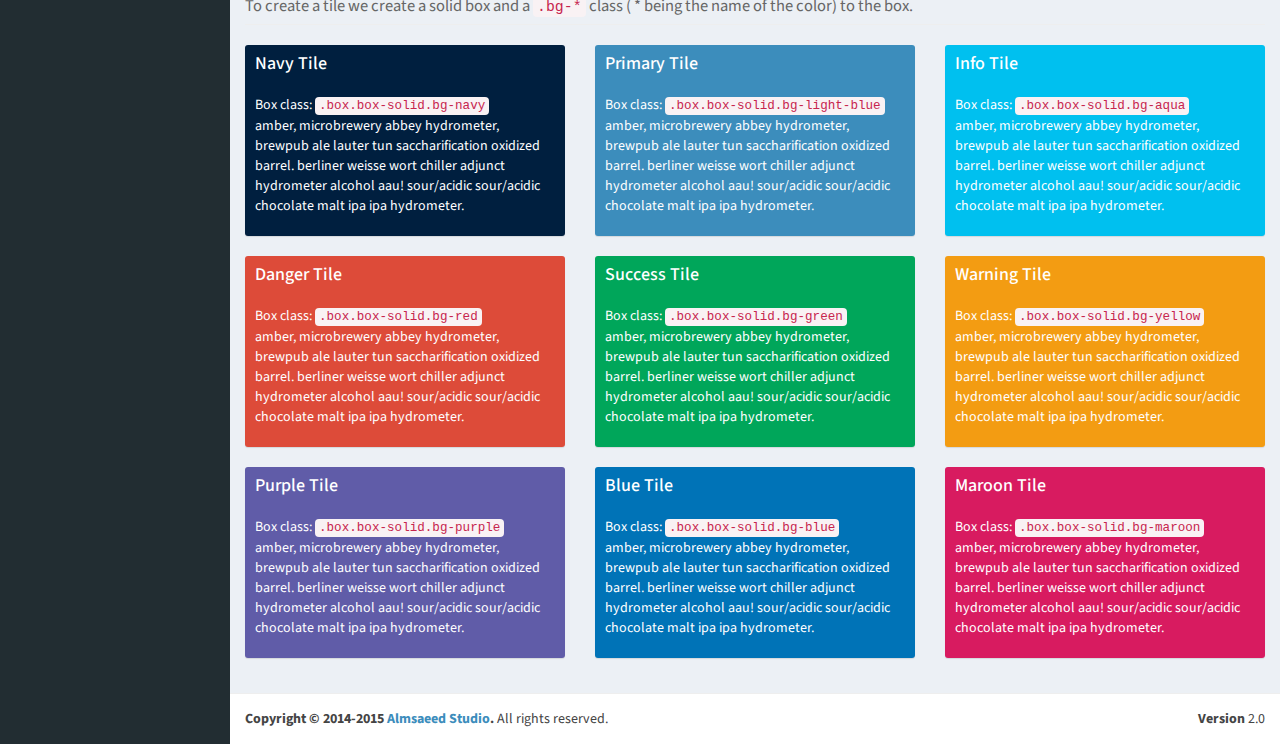
<file: admin/pages/widgets.html>
<!DOCTYPE html>
<html>
  <head>
    <meta charset="UTF-8">
    <title>AdminLTE 2 | Widgets</title>
    <meta content='width=device-width, initial-scale=1, maximum-scale=1, user-scalable=no' name='viewport'>
    <!-- Bootstrap 3.3.2 -->
    <link href="../bootstrap/css/bootstrap.min.css" rel="stylesheet" type="text/css" />
    <!-- Font Awesome Icons -->
    <link href="https://maxcdn.bootstrapcdn.com/font-awesome/4.3.0/css/font-awesome.min.css" rel="stylesheet" type="text/css" />
    <!-- Ionicons -->
    <link href="http://code.ionicframework.com/ionicons/2.0.0/css/ionicons.min.css" rel="stylesheet" type="text/css" />
    <!-- Theme style -->
    <link href="../dist/css/AdminLTE.min.css" rel="stylesheet" type="text/css" />
    <!-- AdminLTE Skins. Choose a skin from the css/skins
         folder instead of downloading all of them to reduce the load. -->
    <link href="../dist/css/skins/_all-skins.min.css" rel="stylesheet" type="text/css" />

    <!-- HTML5 Shim and Respond.js IE8 support of HTML5 elements and media queries -->
    <!-- WARNING: Respond.js doesn't work if you view the page via file:// -->
    <!--[if lt IE 9]>
        <script src="https://oss.maxcdn.com/libs/html5shiv/3.7.0/html5shiv.js"></script>
        <script src="https://oss.maxcdn.com/libs/respond.js/1.3.0/respond.min.js"></script>
    <![endif]-->
  </head>
  <body class="skin-blue">
    <div class="wrapper">

      <header class="main-header">
        <a href="../index2.html" class="logo"><b>Admin</b>LTE</a>
        <!-- Header Navbar: style can be found in header.less -->
        <nav class="navbar navbar-static-top" role="navigation">
          <!-- Sidebar toggle button-->
          <a href="#" class="sidebar-toggle" data-toggle="offcanvas" role="button">
            <span class="sr-only">Toggle navigation</span>
            <span class="icon-bar"></span>
            <span class="icon-bar"></span>
            <span class="icon-bar"></span>
          </a>
          <div class="navbar-custom-menu">
            <ul class="nav navbar-nav">
              <!-- Messages: style can be found in dropdown.less-->
              <li class="dropdown messages-menu">
                <a href="#" class="dropdown-toggle" data-toggle="dropdown">
                  <i class="fa fa-envelope-o"></i>
                  <span class="label label-success">4</span>
                </a>
                <ul class="dropdown-menu">
                  <li class="header">You have 4 messages</li>
                  <li>
                    <!-- inner menu: contains the actual data -->
                    <ul class="menu">
                      <li><!-- start message -->
                        <a href="#">
                          <div class="pull-left">
                            <img src="../dist/img/user2-160x160.jpg" class="img-circle" alt="User Image"/>
                          </div>
                          <h4>
                            Support Team
                            <small><i class="fa fa-clock-o"></i> 5 mins</small>
                          </h4>
                          <p>Why not buy a new awesome theme?</p>
                        </a>
                      </li><!-- end message -->
                      <li>
                        <a href="#">
                          <div class="pull-left">
                            <img src="../dist/img/user3-128x128.jpg" class="img-circle" alt="user image"/>
                          </div>
                          <h4>
                            AdminLTE Design Team
                            <small><i class="fa fa-clock-o"></i> 2 hours</small>
                          </h4>
                          <p>Why not buy a new awesome theme?</p>
                        </a>
                      </li>
                      <li>
                        <a href="#">
                          <div class="pull-left">
                            <img src="../dist/img/user4-128x128.jpg" class="img-circle" alt="user image"/>
                          </div>
                          <h4>
                            Developers
                            <small><i class="fa fa-clock-o"></i> Today</small>
                          </h4>
                          <p>Why not buy a new awesome theme?</p>
                        </a>
                      </li>
                      <li>
                        <a href="#">
                          <div class="pull-left">
                            <img src="../dist/img/user3-128x128.jpg" class="img-circle" alt="user image"/>
                          </div>
                          <h4>
                            Sales Department
                            <small><i class="fa fa-clock-o"></i> Yesterday</small>
                          </h4>
                          <p>Why not buy a new awesome theme?</p>
                        </a>
                      </li>
                      <li>
                        <a href="#">
                          <div class="pull-left">
                            <img src="../dist/img/user4-128x128.jpg" class="img-circle" alt="user image"/>
                          </div>
                          <h4>
                            Reviewers
                            <small><i class="fa fa-clock-o"></i> 2 days</small>
                          </h4>
                          <p>Why not buy a new awesome theme?</p>
                        </a>
                      </li>
                    </ul>
                  </li>
                  <li class="footer"><a href="#">See All Messages</a></li>
                </ul>
              </li>
              <!-- Notifications: style can be found in dropdown.less -->
              <li class="dropdown notifications-menu">
                <a href="#" class="dropdown-toggle" data-toggle="dropdown">
                  <i class="fa fa-bell-o"></i>
                  <span class="label label-warning">10</span>
                </a>
                <ul class="dropdown-menu">
                  <li class="header">You have 10 notifications</li>
                  <li>
                    <!-- inner menu: contains the actual data -->
                    <ul class="menu">
                      <li>
                        <a href="#">
                          <i class="fa fa-users text-aqua"></i> 5 new members joined today
                        </a>
                      </li>
                      <li>
                        <a href="#">
                          <i class="fa fa-warning text-yellow"></i> Very long description here that may not fit into the page and may cause design problems
                        </a>
                      </li>
                      <li>
                        <a href="#">
                          <i class="fa fa-users text-red"></i> 5 new members joined
                        </a>
                      </li>

                      <li>
                        <a href="#">
                          <i class="fa fa-shopping-cart text-green"></i> 25 sales made
                        </a>
                      </li>
                      <li>
                        <a href="#">
                          <i class="fa fa-user text-light-blue"></i> You changed your username
                        </a>
                      </li>
                    </ul>
                  </li>
                  <li class="footer"><a href="#">View all</a></li>
                </ul>
              </li>
              <!-- Tasks: style can be found in dropdown.less -->
              <li class="dropdown tasks-menu">
                <a href="#" class="dropdown-toggle" data-toggle="dropdown">
                  <i class="fa fa-flag-o"></i>
                  <span class="label label-danger">9</span>
                </a>
                <ul class="dropdown-menu">
                  <li class="header">You have 9 tasks</li>
                  <li>
                    <!-- inner menu: contains the actual data -->
                    <ul class="menu">
                      <li><!-- Task item -->
                        <a href="#">
                          <h3>
                            Design some buttons
                            <small class="pull-right">20%</small>
                          </h3>
                          <div class="progress xs">
                            <div class="progress-bar progress-bar-aqua" style="width: 20%" role="progressbar" aria-valuenow="20" aria-valuemin="0" aria-valuemax="100">
                              <span class="sr-only">20% Complete</span>
                            </div>
                          </div>
                        </a>
                      </li><!-- end task item -->
                      <li><!-- Task item -->
                        <a href="#">
                          <h3>
                            Create a nice theme
                            <small class="pull-right">40%</small>
                          </h3>
                          <div class="progress xs">
                            <div class="progress-bar progress-bar-green" style="width: 40%" role="progressbar" aria-valuenow="20" aria-valuemin="0" aria-valuemax="100">
                              <span class="sr-only">40% Complete</span>
                            </div>
                          </div>
                        </a>
                      </li><!-- end task item -->
                      <li><!-- Task item -->
                        <a href="#">
                          <h3>
                            Some task I need to do
                            <small class="pull-right">60%</small>
                          </h3>
                          <div class="progress xs">
                            <div class="progress-bar progress-bar-red" style="width: 60%" role="progressbar" aria-valuenow="20" aria-valuemin="0" aria-valuemax="100">
                              <span class="sr-only">60% Complete</span>
                            </div>
                          </div>
                        </a>
                      </li><!-- end task item -->
                      <li><!-- Task item -->
                        <a href="#">
                          <h3>
                            Make beautiful transitions
                            <small class="pull-right">80%</small>
                          </h3>
                          <div class="progress xs">
                            <div class="progress-bar progress-bar-yellow" style="width: 80%" role="progressbar" aria-valuenow="20" aria-valuemin="0" aria-valuemax="100">
                              <span class="sr-only">80% Complete</span>
                            </div>
                          </div>
                        </a>
                      </li><!-- end task item -->
                    </ul>
                  </li>
                  <li class="footer">
                    <a href="#">View all tasks</a>
                  </li>
                </ul>
              </li>
              <!-- User Account: style can be found in dropdown.less -->
              <li class="dropdown user user-menu">
                <a href="#" class="dropdown-toggle" data-toggle="dropdown">
                  <img src="../dist/img/user2-160x160.jpg" class="user-image" alt="User Image"/>
                  <span class="hidden-xs">Alexander Pierce</span>
                </a>
                <ul class="dropdown-menu">
                  <!-- User image -->
                  <li class="user-header">
                    <img src="../dist/img/user2-160x160.jpg" class="img-circle" alt="User Image" />
                    <p>
                      Alexander Pierce - Web Developer
                      <small>Member since Nov. 2012</small>
                    </p>
                  </li>
                  <!-- Menu Body -->
                  <li class="user-body">
                    <div class="col-xs-4 text-center">
                      <a href="#">Followers</a>
                    </div>
                    <div class="col-xs-4 text-center">
                      <a href="#">Sales</a>
                    </div>
                    <div class="col-xs-4 text-center">
                      <a href="#">Friends</a>
                    </div>
                  </li>
                  <!-- Menu Footer-->
                  <li class="user-footer">
                    <div class="pull-left">
                      <a href="#" class="btn btn-default btn-flat">Profile</a>
                    </div>
                    <div class="pull-right">
                      <a href="#" class="btn btn-default btn-flat">Sign out</a>
                    </div>
                  </li>
                </ul>
              </li>
            </ul>
          </div>
        </nav>
      </header>
      <!-- Left side column. contains the logo and sidebar -->
      <aside class="main-sidebar">
        <!-- sidebar: style can be found in sidebar.less -->
        <section class="sidebar">
          <!-- Sidebar user panel -->
          <div class="user-panel">
            <div class="pull-left image">
              <img src="../dist/img/user2-160x160.jpg" class="img-circle" alt="User Image" />
            </div>
            <div class="pull-left info">
              <p>Alexander Pierce</p>

              <a href="#"><i class="fa fa-circle text-success"></i> Online</a>
            </div>
          </div>
          <!-- search form -->
          <form action="#" method="get" class="sidebar-form">
            <div class="input-group">
              <input type="text" name="q" class="form-control" placeholder="Search..."/>
              <span class="input-group-btn">
                <button type='submit' name='seach' id='search-btn' class="btn btn-flat"><i class="fa fa-search"></i></button>
              </span>
            </div>
          </form>
          <!-- /.search form -->
          <!-- sidebar menu: : style can be found in sidebar.less -->
          <ul class="sidebar-menu">
            <li class="header">MAIN NAVIGATION</li>
            <li class="treeview">
              <a href="#">
                <i class="fa fa-dashboard"></i> <span>Dashboard</span> <i class="fa fa-angle-left pull-right"></i>
              </a>
              <ul class="treeview-menu">
                <li><a href="../index.html"><i class="fa fa-circle-o"></i> Dashboard v1</a></li>
                <li><a href="../index2.html"><i class="fa fa-circle-o"></i> Dashboard v2</a></li>
              </ul>
            </li>
            <li class="treeview">
              <a href="#">
                <i class="fa fa-files-o"></i>
                <span>Layout Options</span>
                <span class="label label-primary pull-right">4</span>
              </a>
              <ul class="treeview-menu">
                <li><a href="layout/top-nav.html"><i class="fa fa-circle-o"></i> Top Navigation</a></li>
                <li><a href="layout/boxed.html"><i class="fa fa-circle-o"></i> Boxed</a></li>
                <li><a href="layout/fixed.html"><i class="fa fa-circle-o"></i> Fixed</a></li>
                <li><a href="layout/collapsed-sidebar.html"><i class="fa fa-circle-o"></i> Collapsed Sidebar</a></li>
              </ul>
            </li>
            <li class="active">
              <a href="widgets.html">
                <i class="fa fa-th"></i> <span>Widgets</span> <small class="label pull-right bg-green">new</small>
              </a>
            </li>
            <li class="treeview">
              <a href="#">
                <i class="fa fa-pie-chart"></i>
                <span>Charts</span>
                <i class="fa fa-angle-left pull-right"></i>
              </a>
              <ul class="treeview-menu">
                <li><a href="charts/morris.html"><i class="fa fa-circle-o"></i> Morris</a></li>
                <li><a href="charts/flot.html"><i class="fa fa-circle-o"></i> Flot</a></li>
                <li><a href="charts/inline.html"><i class="fa fa-circle-o"></i> Inline charts</a></li>
              </ul>
            </li>
            <li class="treeview">
              <a href="#">
                <i class="fa fa-laptop"></i>
                <span>UI Elements</span>
                <i class="fa fa-angle-left pull-right"></i>
              </a>
              <ul class="treeview-menu">
                <li><a href="UI/general.html"><i class="fa fa-circle-o"></i> General</a></li>
                <li><a href="UI/icons.html"><i class="fa fa-circle-o"></i> Icons</a></li>
                <li><a href="UI/buttons.html"><i class="fa fa-circle-o"></i> Buttons</a></li>
                <li><a href="UI/sliders.html"><i class="fa fa-circle-o"></i> Sliders</a></li>
                <li><a href="UI/timeline.html"><i class="fa fa-circle-o"></i> Timeline</a></li>
                <li><a href="UI/modals.html"><i class="fa fa-circle-o"></i> Modals</a></li>
              </ul>
            </li>
            <li class="treeview">
              <a href="#">
                <i class="fa fa-edit"></i> <span>Forms</span>
                <i class="fa fa-angle-left pull-right"></i>
              </a>
              <ul class="treeview-menu">
                <li><a href="forms/general.html"><i class="fa fa-circle-o"></i> General Elements</a></li>
                <li><a href="forms/advanced.html"><i class="fa fa-circle-o"></i> Advanced Elements</a></li>
                <li><a href="forms/editors.html"><i class="fa fa-circle-o"></i> Editors</a></li>
              </ul>
            </li>
            <li class="treeview">
              <a href="#">
                <i class="fa fa-table"></i> <span>Tables</span>
                <i class="fa fa-angle-left pull-right"></i>
              </a>
              <ul class="treeview-menu">
                <li><a href="tables/simple.html"><i class="fa fa-circle-o"></i> Simple tables</a></li>
                <li><a href="tables/data.html"><i class="fa fa-circle-o"></i> Data tables</a></li>
              </ul>
            </li>
            <li>
              <a href="calendar.html">
                <i class="fa fa-calendar"></i> <span>Calendar</span>
                <small class="label pull-right bg-red">3</small>
              </a>
            </li>
            <li>
              <a href="mailbox/mailbox.html">
                <i class="fa fa-envelope"></i> <span>Mailbox</span>
                <small class="label pull-right bg-yellow">12</small>
              </a>
            </li>
            <li class="treeview">
              <a href="#">
                <i class="fa fa-folder"></i> <span>Examples</span>
                <i class="fa fa-angle-left pull-right"></i>
              </a>
              <ul class="treeview-menu">
                <li><a href="examples/invoice.html"><i class="fa fa-circle-o"></i> Invoice</a></li>
                <li><a href="examples/login.html"><i class="fa fa-circle-o"></i> Login</a></li>
                <li><a href="examples/register.html"><i class="fa fa-circle-o"></i> Register</a></li>
                <li><a href="examples/lockscreen.html"><i class="fa fa-circle-o"></i> Lockscreen</a></li>
                <li><a href="examples/404.html"><i class="fa fa-circle-o"></i> 404 Error</a></li>
                <li><a href="examples/500.html"><i class="fa fa-circle-o"></i> 500 Error</a></li>
                <li><a href="examples/blank.html"><i class="fa fa-circle-o"></i> Blank Page</a></li>
              </ul>
            </li>
            <li class="treeview">
              <a href="#">
                <i class="fa fa-share"></i> <span>Multilevel</span>
                <i class="fa fa-angle-left pull-right"></i>
              </a>
              <ul class="treeview-menu">
                <li><a href="#"><i class="fa fa-circle-o"></i> Level One</a></li>
                <li>
                  <a href="#"><i class="fa fa-circle-o"></i> Level One <i class="fa fa-angle-left pull-right"></i></a>
                  <ul class="treeview-menu">
                    <li><a href="#"><i class="fa fa-circle-o"></i> Level Two</a></li>
                    <li>
                      <a href="#"><i class="fa fa-circle-o"></i> Level Two <i class="fa fa-angle-left pull-right"></i></a>
                      <ul class="treeview-menu">
                        <li><a href="#"><i class="fa fa-circle-o"></i> Level Three</a></li>
                        <li><a href="#"><i class="fa fa-circle-o"></i> Level Three</a></li>
                      </ul>
                    </li>
                  </ul>
                </li>
                <li><a href="#"><i class="fa fa-circle-o"></i> Level One</a></li>
              </ul>
            </li>
            <li><a href="../documentation/index.html"><i class="fa fa-book"></i> Documentation</a></li>
            <li class="header">LABELS</li>
            <li><a href="#"><i class="fa fa-circle-o text-danger"></i> Important</a></li>
            <li><a href="#"><i class="fa fa-circle-o text-warning"></i> Warning</a></li>
            <li><a href="#"><i class="fa fa-circle-o text-info"></i> Information</a></li>
          </ul>
        </section>
        <!-- /.sidebar -->
      </aside>

      <!-- Right side column. Contains the navbar and content of the page -->
      <div class="content-wrapper">
        <!-- Content Header (Page header) -->
        <section class="content-header">
          <h1>
            Widgets
            <small>Preview page</small>
          </h1>
          <ol class="breadcrumb">
            <li><a href="#"><i class="fa fa-dashboard"></i> Home</a></li>
            <li class="active">Widgets</li>
          </ol>
        </section>

        <!-- Main content -->
        <section class="content">
          <h4 class="page-header">
            AdminLTE Small Boxes
            <small>Small boxes are used for viewing statistics. To create a small box use the class <code>.small-box</code> and mix & match using the <code>bg-*</code> classes.</small>
          </h4>
          <!-- Small boxes (Stat box) -->
          <div class="row">
            <div class="col-lg-3 col-xs-6">
              <!-- small box -->
              <div class="small-box bg-aqua">
                <div class="inner">
                  <h3>
                    150
                  </h3>
                  <p>
                    New Orders
                  </p>
                </div>
                <div class="icon">
                  <i class="ion ion-bag"></i>
                </div>
                <a href="#" class="small-box-footer">
                  More info <i class="fa fa-arrow-circle-right"></i>
                </a>
              </div>
            </div><!-- ./col -->
            <div class="col-lg-3 col-xs-6">
              <!-- small box -->
              <div class="small-box bg-green">
                <div class="inner">
                  <h3>
                    53<sup style="font-size: 20px">%</sup>
                  </h3>
                  <p>
                    Bounce Rate
                  </p>
                </div>
                <div class="icon">
                  <i class="ion ion-stats-bars"></i>
                </div>
                <a href="#" class="small-box-footer">
                  More info <i class="fa fa-arrow-circle-right"></i>
                </a>
              </div>
            </div><!-- ./col -->
            <div class="col-lg-3 col-xs-6">
              <!-- small box -->
              <div class="small-box bg-yellow">
                <div class="inner">
                  <h3>
                    44
                  </h3>
                  <p>
                    User Registrations
                  </p>
                </div>
                <div class="icon">
                  <i class="ion ion-person-add"></i>
                </div>
                <a href="#" class="small-box-footer">
                  More info <i class="fa fa-arrow-circle-right"></i>
                </a>
              </div>
            </div><!-- ./col -->
            <div class="col-lg-3 col-xs-6">
              <!-- small box -->
              <div class="small-box bg-red">
                <div class="inner">
                  <h3>
                    65
                  </h3>
                  <p>
                    Unique Visitors
                  </p>
                </div>
                <div class="icon">
                  <i class="ion ion-pie-graph"></i>
                </div>
                <a href="#" class="small-box-footer">
                  More info <i class="fa fa-arrow-circle-right"></i>
                </a>
              </div>
            </div><!-- ./col -->
          </div><!-- /.row -->

          <!-- Small boxes (Stat box) -->
          <div class="row">
            <div class="col-lg-3 col-xs-6">
              <!-- small box -->
              <div class="small-box bg-blue">
                <div class="inner">
                  <h3>
                    230
                  </h3>
                  <p>
                    Sales
                  </p>
                </div>
                <div class="icon">
                  <i class="ion ion-ios-cart-outline"></i>
                </div>
                <a href="#" class="small-box-footer">
                  More info <i class="fa fa-arrow-circle-right"></i>
                </a>
              </div>
            </div><!-- ./col -->
            <div class="col-lg-3 col-xs-6">
              <!-- small box -->
              <div class="small-box bg-purple">
                <div class="inner">
                  <h3>
                    80<sup style="font-size: 20px">%</sup>
                  </h3>
                  <p>
                    Conversion Rate
                  </p>
                </div>
                <div class="icon">
                  <i class="ion ion-ios-briefcase-outline"></i>
                </div>
                <a href="#" class="small-box-footer">
                  More info <i class="fa fa-arrow-circle-right"></i>
                </a>
              </div>
            </div><!-- ./col -->
            <div class="col-lg-3 col-xs-6">
              <!-- small box -->
              <div class="small-box bg-teal">
                <div class="inner">
                  <h3>
                    14
                  </h3>
                  <p>
                    Notifications
                  </p>
                </div>
                <div class="icon">
                  <i class="ion ion-ios-alarm-outline"></i>
                </div>
                <a href="#" class="small-box-footer">
                  More info <i class="fa fa-arrow-circle-right"></i>
                </a>
              </div>
            </div><!-- ./col -->
            <div class="col-lg-3 col-xs-6">
              <!-- small box -->
              <div class="small-box bg-maroon">
                <div class="inner">
                  <h3>
                    160
                  </h3>
                  <p>
                    Products
                  </p>
                </div>
                <div class="icon">
                  <i class="ion ion-ios-pricetag-outline"></i>
                </div>
                <a href="#" class="small-box-footer">
                  More info <i class="fa fa-arrow-circle-right"></i>
                </a>
              </div>
            </div><!-- ./col -->
          </div><!-- /.row -->

          <!-- Widgets as boxes -->
          <h4 class="page-header">
            AdminLTE Boxes
            <small>We use the base class <code>.box</code> to create widgets simply.</small>
          </h4>
          <div class="row">
            <div class="col-md-4">
              <!-- Default box -->
              <div class="box">
                <div class="box-header">
                  <h3 class="box-title">Default Box (button tooltip)</h3>
                  <div class="box-tools pull-right">
                    <button class="btn btn-box-tool" data-widget="collapse" data-toggle="tooltip" title="Collapse"><i class="fa fa-minus"></i></button>
                    <button class="btn btn-box-tool" data-widget="remove" data-toggle="tooltip" title="Remove"><i class="fa fa-times"></i></button>
                  </div>
                </div>
                <div class="box-body">
                  Box class: <code>.box</code>
                  <p>
                    amber, microbrewery abbey hydrometer, brewpub ale lauter tun saccharification oxidized barrel.
                    berliner weisse wort chiller adjunct hydrometer alcohol aau!
                    sour/acidic sour/acidic chocolate malt ipa ipa hydrometer.
                  </p>
                </div><!-- /.box-body -->
                <div class="box-footer">
                  <code>.box-footer</code>
                </div><!-- /.box-footer-->
              </div><!-- /.box -->
            </div><!-- /.col -->

            <div class="col-md-4">
              <!-- Primary box -->
              <div class="box box-primary">
                <div class="box-header" data-toggle="tooltip" title="Header tooltip">
                  <h3 class="box-title">Primary Box (header tooltip)</h3>
                  <div class="box-tools pull-right">
                    <button class="btn btn-primary btn-xs" data-widget="collapse"><i class="fa fa-minus"></i></button>
                    <button class="btn btn-primary btn-xs" data-widget="remove"><i class="fa fa-times"></i></button>
                  </div>
                </div>
                <div class="box-body">
                  Box class: <code>.box.box-primary</code>
                  <p>
                    amber, microbrewery abbey hydrometer, brewpub ale lauter tun saccharification oxidized barrel.
                    berliner weisse wort chiller adjunct hydrometer alcohol aau!
                    sour/acidic sour/acidic chocolate malt ipa ipa hydrometer.
                  </p>
                </div><!-- /.box-body -->
                <div class="box-footer">
                  <code>.box-footer</code>
                </div><!-- /.box-footer-->
              </div><!-- /.box -->
            </div><!-- /.col -->

            <div class="col-md-4">
              <!-- Info box -->
              <div class="box box-info">
                <div class="box-header">
                  <h3 class="box-title">Info Box</h3>
                  <div class="box-tools pull-right">
                    <div class="label bg-aqua">Label</div>
                  </div>
                </div>
                <div class="box-body">
                  Box class: <code>.box.box-info</code>
                  <p>
                    amber, microbrewery abbey hydrometer, brewpub ale lauter tun saccharification oxidized barrel.
                    berliner weisse wort chiller adjunct hydrometer alcohol aau!
                    sour/acidic sour/acidic chocolate malt ipa ipa hydrometer.
                  </p>
                </div><!-- /.box-body -->
                <div class="box-footer">
                  <code>.box-footer</code>
                </div><!-- /.box-footer-->
              </div><!-- /.box -->
            </div><!-- /.col -->
          </div><!-- /.row -->

          <div class="row">
            <div class="col-md-4">
              <!-- Danger box -->
              <div class="box box-danger">
                <div class="box-header">
                  <h3 class="box-title">Danger Box (Loading state)</h3>
                  <div class="box-tools pull-right">
                    <button class="btn btn-danger btn-sm" data-widget="collapse"><i class="fa fa-minus"></i></button>
                    <button class="btn btn-danger btn-sm" data-widget="remove"><i class="fa fa-times"></i></button>
                  </div>
                </div>
                <div class="box-body">
                  Box class: <code>.box.box-danger</code>
                  <p>
                    amber, microbrewery abbey hydrometer, brewpub ale lauter tun saccharification oxidized barrel.
                    berliner weisse wort chiller adjunct hydrometer alcohol aau!
                    sour/acidic sour/acidic chocolate malt ipa ipa hydrometer.
                  </p>
                </div><!-- /.box-body -->
                <!-- Loading (remove the following to stop the loading)-->
                <div class="overlay">
                  <i class="fa fa-refresh fa-spin"></i>
                </div>
                <!-- end loading -->
              </div><!-- /.box -->
            </div><!-- /.col -->

            <div class="col-md-4">
              <!-- Success box -->
              <div class="box box-success">
                <div class="box-header">
                  <h3 class="box-title">Success Box (toggle buttons)</h3>
                  <div class="box-tools pull-right">
                    <div class="btn-group" data-toggle="btn-toggle">
                      <button type="button" class="btn btn-success btn-xs active" data-toggle="on">Left</button>
                      <button type="button" class="btn btn-success btn-xs" data-toggle="off">Right</button>
                    </div>
                  </div>
                </div>
                <div class="box-body">
                  Box class: <code>.box.box-success</code>
                  <p>
                    amber, microbrewery abbey hydrometer, brewpub ale lauter tun saccharification oxidized barrel.
                    berliner weisse wort chiller adjunct hydrometer alcohol aau!
                    sour/acidic sour/acidic chocolate malt ipa ipa hydrometer.
                  </p>
                </div><!-- /.box-body -->
              </div><!-- /.box -->
            </div><!-- /.col -->

            <div class="col-md-4">
              <!-- Warning box -->
              <div class="box box-warning">
                <div class="box-header">
                  <h3 class="box-title">Warning Box</h3>
                  <div class="box-tools pull-right">
                    <ul class="pagination pagination-sm inline">
                      <li><a href="#">&laquo;</a></li>
                      <li><a href="#">1</a></li>
                      <li><a href="#">2</a></li>
                      <li><a href="#">&raquo;</a></li>
                    </ul>
                  </div>
                </div>
                <div class="box-body">
                  Box class: <code>.box.box-warning</code>
                  <p>
                    amber, microbrewery abbey hydrometer, brewpub ale lauter tun saccharification oxidized barrel.
                    berliner weisse wort chiller adjunct hydrometer alcohol aau!
                    sour/acidic sour/acidic chocolate malt ipa ipa hydrometer.
                  </p>
                </div><!-- /.box-body -->
              </div><!-- /.box -->
            </div><!-- /.col -->
          </div><!-- /.row -->

          <h4 class="page-header">
            AdminLTE Solid Boxes
            <small>We use the base class <code>.box</code> and <code>.box-solid</code> to create solid boxes that look like this.</small>
          </h4>
          <!-- Solid boxes -->
          <div class="row">
            <div class="col-md-4">
              <!-- Default box -->
              <div class="box box-solid box-default">
                <div class="box-header">
                  <h3 class="box-title">Default Solid Box</h3>
                  <div class="box-tools pull-right">
                    <button class="btn btn-default btn-sm" data-widget="collapse"><i class="fa fa-minus"></i></button>
                    <button class="btn btn-default btn-sm" data-widget="remove"><i class="fa fa-times"></i></button>
                  </div>
                </div>
                <div class="box-body">
                  Box class: <code>.box.box-solid</code>
                  <p>
                    amber, microbrewery abbey hydrometer, brewpub ale lauter tun saccharification oxidized barrel.
                    berliner weisse wort chiller adjunct hydrometer alcohol aau!
                    sour/acidic sour/acidic chocolate malt ipa ipa hydrometer.
                  </p>
                </div><!-- /.box-body -->
              </div><!-- /.box -->
            </div><!-- /.col -->

            <div class="col-md-4">
              <!-- Primary box -->
              <div class="box box-solid box-primary">
                <div class="box-header">
                  <h3 class="box-title">Primary Solid Box</h3>
                  <div class="box-tools pull-right">
                    <button class="btn btn-primary btn-sm" data-widget="collapse"><i class="fa fa-minus"></i></button>
                    <button class="btn btn-primary btn-sm" data-widget="remove"><i class="fa fa-times"></i></button>
                  </div>
                </div>
                <div class="box-body">
                  Box class: <code>.box.box-solid.box-primary</code>
                  <p>
                    amber, microbrewery abbey hydrometer, brewpub ale lauter tun saccharification oxidized barrel.
                    berliner weisse wort chiller adjunct hydrometer alcohol aau!
                    sour/acidic sour/acidic chocolate malt ipa ipa hydrometer.
                  </p>
                </div><!-- /.box-body -->
              </div><!-- /.box -->
            </div><!-- /.col -->

            <div class="col-md-4">
              <!-- Info box -->
              <div class="box box-solid box-info">
                <div class="box-header">
                  <h3 class="box-title">Info Solid Box</h3>
                  <div class="box-tools pull-right">
                    <button class="btn btn-info btn-sm" data-widget="collapse"><i class="fa fa-minus"></i></button>
                    <button class="btn btn-info btn-sm" data-widget="remove"><i class="fa fa-times"></i></button>
                  </div>
                </div>
                <div class="box-body">
                  Box class: <code>.box.box-solid.box-info</code>
                  <p>
                    amber, microbrewery abbey hydrometer, brewpub ale lauter tun saccharification oxidized barrel.
                    berliner weisse wort chiller adjunct hydrometer alcohol aau!
                    sour/acidic sour/acidic chocolate malt ipa ipa hydrometer.
                  </p>
                </div><!-- /.box-body -->
              </div><!-- /.box -->
            </div><!-- /.col -->
          </div><!-- /.row -->

          <div class="row">
            <div class="col-md-4">
              <!-- Danger box -->
              <div class="box box-solid box-danger">
                <div class="box-header">
                  <h3 class="box-title">Danger Solid Box</h3>
                  <div class="box-tools pull-right">
                    <button class="btn btn-danger btn-sm" data-widget="collapse"><i class="fa fa-minus"></i></button>
                    <button class="btn btn-danger btn-sm" data-widget="remove"><i class="fa fa-times"></i></button>
                  </div>
                </div>
                <div class="box-body">
                  Box class: <code>.box.box-solid.box-danger</code>
                  <p>
                    amber, microbrewery abbey hydrometer, brewpub ale lauter tun saccharification oxidized barrel.
                    berliner weisse wort chiller adjunct hydrometer alcohol aau!
                    sour/acidic sour/acidic chocolate malt ipa ipa hydrometer.
                  </p>
                </div><!-- /.box-body -->
              </div><!-- /.box -->
            </div><!-- /.col -->

            <div class="col-md-4">
              <!-- Success box -->
              <div class="box box-solid box-success">
                <div class="box-header">
                  <h3 class="box-title">Success Solid Box</h3>
                  <div class="box-tools pull-right">
                    <button class="btn btn-success btn-sm" data-widget="collapse"><i class="fa fa-minus"></i></button>
                    <button class="btn btn-success btn-sm" data-widget="remove"><i class="fa fa-times"></i></button>
                  </div>
                </div>
                <div class="box-body">
                  Box class: <code>.box.box-solid.box-success</code>
                  <p>
                    amber, microbrewery abbey hydrometer, brewpub ale lauter tun saccharification oxidized barrel.
                    berliner weisse wort chiller adjunct hydrometer alcohol aau!
                    sour/acidic sour/acidic chocolate malt ipa ipa hydrometer.
                  </p>
                </div><!-- /.box-body -->
              </div><!-- /.box -->
            </div><!-- /.col -->

            <div class="col-md-4">
              <!-- Warning box -->
              <div class="box box-solid box-warning">
                <div class="box-header">
                  <h3 class="box-title">Warning Solid Box</h3>
                  <div class="box-tools pull-right">
                    <button class="btn btn-warning btn-sm" data-widget="collapse"><i class="fa fa-minus"></i></button>
                    <button class="btn btn-warning btn-sm" data-widget="remove"><i class="fa fa-times"></i></button>
                  </div>
                </div>
                <div class="box-body">
                  Box class: <code>.box.box-solid.box-warning</code>
                  <p>
                    amber, microbrewery abbey hydrometer, brewpub ale lauter tun saccharification oxidized barrel.
                    berliner weisse wort chiller adjunct hydrometer alcohol aau!
                    sour/acidic sour/acidic chocolate malt ipa ipa hydrometer.
                  </p>
                </div><!-- /.box-body -->
              </div><!-- /.box -->
            </div><!-- /.col -->
          </div><!-- /.row -->

          <h4 class="page-header">
            AdminLTE Tiles
            <small>To create a tile we create a solid box and a <code>.bg-*</code> class ( * being the name of the color) to the box.</small>
          </h4>
          <!-- Solid boxes -->
          <div class="row">
            <div class="col-md-4">
              <!-- Navy tile -->
              <div class="box box-solid bg-navy">
                <div class="box-header">
                  <h3 class="box-title">Navy Tile</h3>
                </div>
                <div class="box-body">
                  Box class: <code>.box.box-solid.bg-navy</code>
                  <p>
                    amber, microbrewery abbey hydrometer, brewpub ale lauter tun saccharification oxidized barrel.
                    berliner weisse wort chiller adjunct hydrometer alcohol aau!
                    sour/acidic sour/acidic chocolate malt ipa ipa hydrometer.
                  </p>
                </div><!-- /.box-body -->
              </div><!-- /.box -->
            </div><!-- /.col -->

            <div class="col-md-4">
              <!-- Primary tile -->
              <div class="box box-solid bg-light-blue">
                <div class="box-header">
                  <h3 class="box-title">Primary Tile</h3>
                </div>
                <div class="box-body">
                  Box class: <code>.box.box-solid.bg-light-blue</code>
                  <p>
                    amber, microbrewery abbey hydrometer, brewpub ale lauter tun saccharification oxidized barrel.
                    berliner weisse wort chiller adjunct hydrometer alcohol aau!
                    sour/acidic sour/acidic chocolate malt ipa ipa hydrometer.
                  </p>
                </div><!-- /.box-body -->
              </div><!-- /.box -->
            </div><!-- /.col -->

            <div class="col-md-4">
              <!-- Info box -->
              <div class="box box-solid bg-aqua">
                <div class="box-header">
                  <h3 class="box-title">Info Tile</h3>
                </div>
                <div class="box-body">
                  Box class: <code>.box.box-solid.bg-aqua</code>
                  <p>
                    amber, microbrewery abbey hydrometer, brewpub ale lauter tun saccharification oxidized barrel.
                    berliner weisse wort chiller adjunct hydrometer alcohol aau!
                    sour/acidic sour/acidic chocolate malt ipa ipa hydrometer.
                  </p>
                </div><!-- /.box-body -->
              </div><!-- /.box -->
            </div><!-- /.col -->
          </div><!-- /.row -->

          <div class="row">
            <div class="col-md-4">
              <!-- Danger box -->
              <div class="box box-solid bg-red">
                <div class="box-header">
                  <h3 class="box-title">Danger Tile</h3>
                </div>
                <div class="box-body">
                  Box class: <code>.box.box-solid.bg-red</code>
                  <p>
                    amber, microbrewery abbey hydrometer, brewpub ale lauter tun saccharification oxidized barrel.
                    berliner weisse wort chiller adjunct hydrometer alcohol aau!
                    sour/acidic sour/acidic chocolate malt ipa ipa hydrometer.
                  </p>
                </div><!-- /.box-body -->
              </div><!-- /.box -->
            </div><!-- /.col -->

            <div class="col-md-4">
              <!-- Success box -->
              <div class="box box-solid bg-green">
                <div class="box-header">
                  <h3 class="box-title">Success Tile</h3>
                </div>
                <div class="box-body">
                  Box class: <code>.box.box-solid.bg-green</code>
                  <p>
                    amber, microbrewery abbey hydrometer, brewpub ale lauter tun saccharification oxidized barrel.
                    berliner weisse wort chiller adjunct hydrometer alcohol aau!
                    sour/acidic sour/acidic chocolate malt ipa ipa hydrometer.
                  </p>
                </div><!-- /.box-body -->
              </div><!-- /.box -->
            </div><!-- /.col -->

            <div class="col-md-4">
              <!-- Warning box -->
              <div class="box box-solid bg-yellow">
                <div class="box-header">
                  <h3 class="box-title">Warning Tile</h3>
                </div>
                <div class="box-body">
                  Box class: <code>.box.box-solid.bg-yellow</code>
                  <p>
                    amber, microbrewery abbey hydrometer, brewpub ale lauter tun saccharification oxidized barrel.
                    berliner weisse wort chiller adjunct hydrometer alcohol aau!
                    sour/acidic sour/acidic chocolate malt ipa ipa hydrometer.
                  </p>
                </div><!-- /.box-body -->
              </div><!-- /.box -->
            </div><!-- /.col -->
          </div><!-- /.row -->
          <div class="row">
            <div class="col-md-4">
              <!-- Purple tile -->
              <div class="box box-solid bg-purple">
                <div class="box-header">
                  <h3 class="box-title">Purple Tile</h3>
                </div>
                <div class="box-body">
                  Box class: <code>.box.box-solid.bg-purple</code>
                  <p>
                    amber, microbrewery abbey hydrometer, brewpub ale lauter tun saccharification oxidized barrel.
                    berliner weisse wort chiller adjunct hydrometer alcohol aau!
                    sour/acidic sour/acidic chocolate malt ipa ipa hydrometer.
                  </p>
                </div><!-- /.box-body -->
              </div><!-- /.box -->
            </div><!-- /.col -->

            <div class="col-md-4">
              <!-- Blue tile -->
              <div class="box box-solid bg-blue">
                <div class="box-header">
                  <h3 class="box-title">Blue Tile</h3>
                </div>
                <div class="box-body">
                  Box class: <code>.box.box-solid.bg-blue</code>
                  <p>
                    amber, microbrewery abbey hydrometer, brewpub ale lauter tun saccharification oxidized barrel.
                    berliner weisse wort chiller adjunct hydrometer alcohol aau!
                    sour/acidic sour/acidic chocolate malt ipa ipa hydrometer.
                  </p>
                </div><!-- /.box-body -->
              </div><!-- /.box -->
            </div><!-- /.col -->

            <div class="col-md-4">
              <!-- Maroon tile -->
              <div class="box box-solid bg-maroon">
                <div class="box-header">
                  <h3 class="box-title">Maroon Tile</h3>
                </div>
                <div class="box-body">
                  Box class: <code>.box.box-solid.bg-maroon</code>
                  <p>
                    amber, microbrewery abbey hydrometer, brewpub ale lauter tun saccharification oxidized barrel.
                    berliner weisse wort chiller adjunct hydrometer alcohol aau!
                    sour/acidic sour/acidic chocolate malt ipa ipa hydrometer.
                  </p>
                </div><!-- /.box-body -->
              </div><!-- /.box -->
            </div><!-- /.col -->
          </div><!-- /.row -->

        </section><!-- /.content -->
      </div><!-- /.content-wrapper -->
      <footer class="main-footer">
        <div class="pull-right hidden-xs">
          <b>Version</b> 2.0
        </div>
        <strong>Copyright &copy; 2014-2015 <a href="http://almsaeedstudio.com">Almsaeed Studio</a>.</strong> All rights reserved.
      </footer>
    </div><!-- ./wrapper -->

    <!-- jQuery 2.1.3 -->
    <script src="../plugins/jQuery/jQuery-2.1.3.min.js"></script>
    <!-- Bootstrap 3.3.2 JS -->
    <script src="../bootstrap/js/bootstrap.min.js" type="text/javascript"></script>
    <!-- Slimscroll -->
    <script src="../plugins/slimScroll/jquery.slimscroll.min.js" type="text/javascript"></script>
    <!-- FastClick -->
    <script src='../plugins/fastclick/fastclick.min.js'></script>
    <!-- AdminLTE App -->
    <script src="../dist/js/app.min.js" type="text/javascript"></script>
    <!-- AdminLTE for demo purposes -->
    <script src="../dist/js/demo.js" type="text/javascript"></script>
  </body>
</html>
</file>
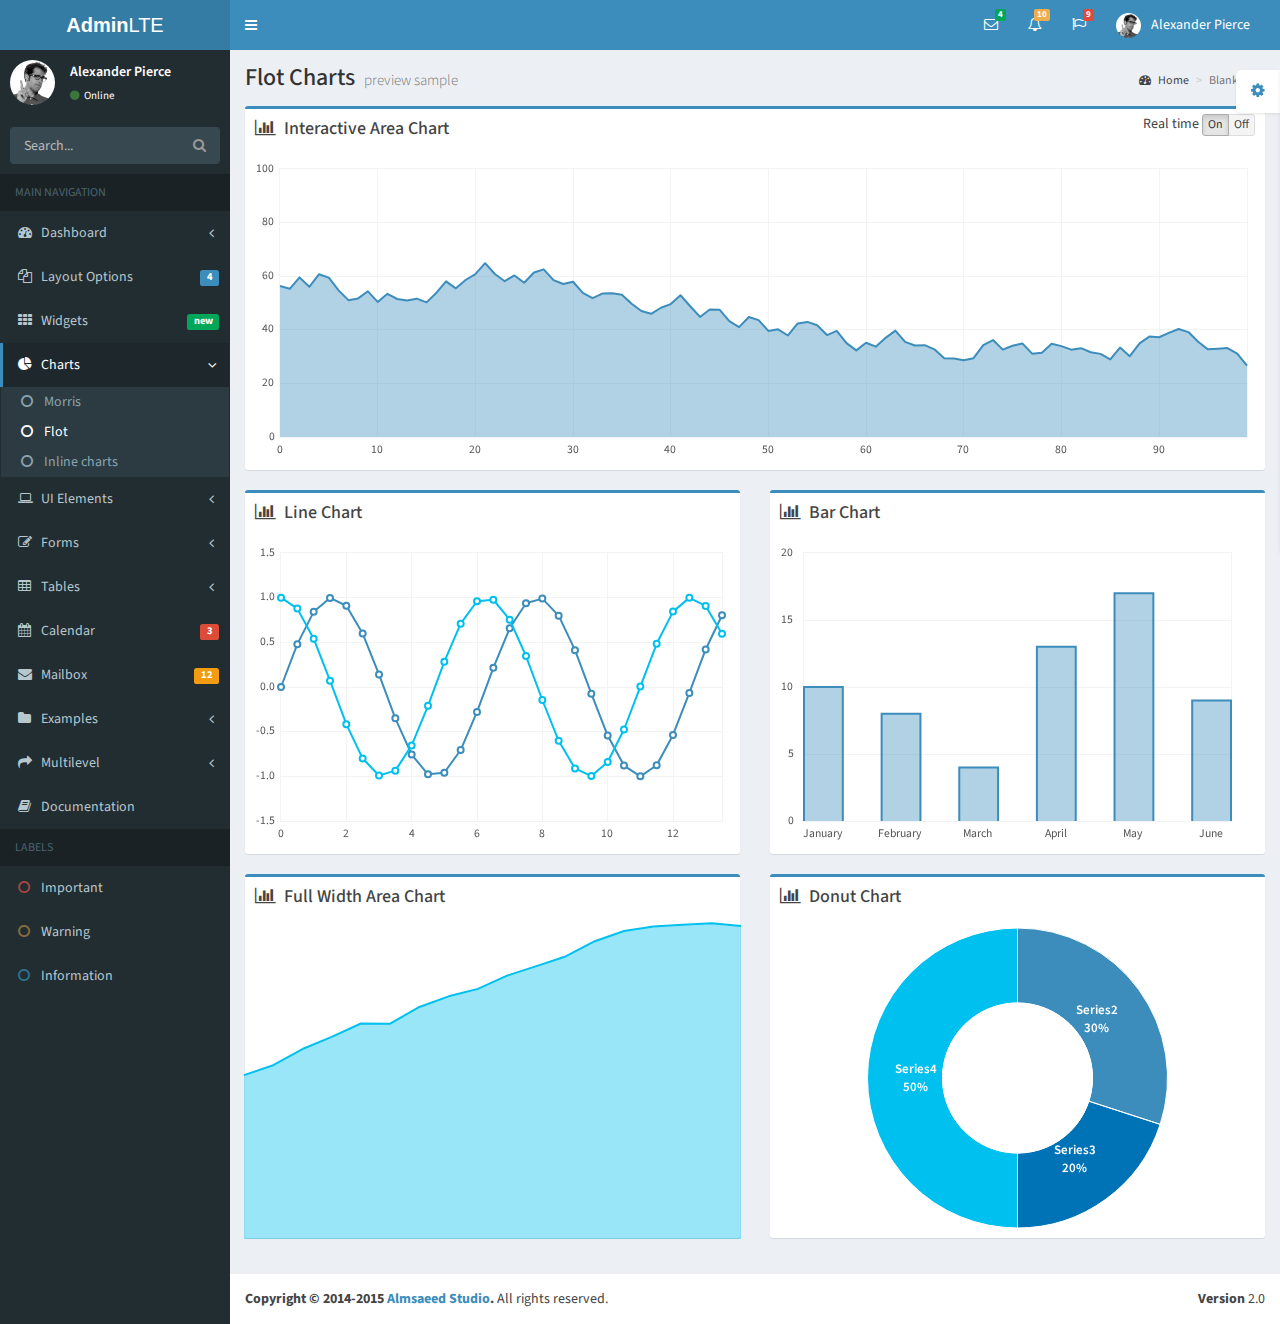
<file: admin/pages/charts/flot.html>
<!DOCTYPE html>
<html>
  <head>
    <meta charset="UTF-8">
    <title>AdminLTE 2 | Flot Charts</title>
    <meta content='width=device-width, initial-scale=1, maximum-scale=1, user-scalable=no' name='viewport'>
    <!-- Bootstrap 3.3.2 -->
    <link href="../../bootstrap/css/bootstrap.min.css" rel="stylesheet" type="text/css" />
    <!-- Font Awesome Icons -->
    <link href="https://maxcdn.bootstrapcdn.com/font-awesome/4.3.0/css/font-awesome.min.css" rel="stylesheet" type="text/css" />
    <!-- Ionicons -->
    <link href="http://code.ionicframework.com/ionicons/2.0.0/css/ionicons.min.css" rel="stylesheet" type="text/css" />
    <!-- Theme style -->
    <link href="../../dist/css/AdminLTE.min.css" rel="stylesheet" type="text/css" />
    <!-- AdminLTE Skins. Choose a skin from the css/skins 
         folder instead of downloading all of them to reduce the load. -->
    <link href="../../dist/css/skins/_all-skins.min.css" rel="stylesheet" type="text/css" />

    <!-- HTML5 Shim and Respond.js IE8 support of HTML5 elements and media queries -->
    <!-- WARNING: Respond.js doesn't work if you view the page via file:// -->
    <!--[if lt IE 9]>
        <script src="https://oss.maxcdn.com/libs/html5shiv/3.7.0/html5shiv.js"></script>
        <script src="https://oss.maxcdn.com/libs/respond.js/1.3.0/respond.min.js"></script>
    <![endif]-->
  </head>
  <body class="skin-blue">
    <div class="wrapper">
      
      <header class="main-header">
        <a href="../../index2.html" class="logo"><b>Admin</b>LTE</a>
        <!-- Header Navbar: style can be found in header.less -->
        <nav class="navbar navbar-static-top" role="navigation">
          <!-- Sidebar toggle button-->
          <a href="#" class="sidebar-toggle" data-toggle="offcanvas" role="button">
            <span class="sr-only">Toggle navigation</span>
            <span class="icon-bar"></span>
            <span class="icon-bar"></span>
            <span class="icon-bar"></span>
          </a>
          <div class="navbar-custom-menu">
            <ul class="nav navbar-nav">
              <!-- Messages: style can be found in dropdown.less-->
              <li class="dropdown messages-menu">
                <a href="#" class="dropdown-toggle" data-toggle="dropdown">
                  <i class="fa fa-envelope-o"></i>
                  <span class="label label-success">4</span>
                </a>
                <ul class="dropdown-menu">
                  <li class="header">You have 4 messages</li>
                  <li>
                    <!-- inner menu: contains the actual data -->
                    <ul class="menu">
                      <li><!-- start message -->
                        <a href="#">
                          <div class="pull-left">
                            <img src="../../dist/img/user2-160x160.jpg" class="img-circle" alt="User Image"/>
                          </div>
                          <h4>
                            Support Team
                            <small><i class="fa fa-clock-o"></i> 5 mins</small>
                          </h4>
                          <p>Why not buy a new awesome theme?</p>
                        </a>
                      </li><!-- end message -->
                      <li>
                        <a href="#">
                          <div class="pull-left">
                            <img src="../../dist/img/user3-128x128.jpg" class="img-circle" alt="user image"/>
                          </div>
                          <h4>
                            AdminLTE Design Team
                            <small><i class="fa fa-clock-o"></i> 2 hours</small>
                          </h4>
                          <p>Why not buy a new awesome theme?</p>
                        </a>
                      </li>
                      <li>
                        <a href="#">
                          <div class="pull-left">
                            <img src="../../dist/img/user4-128x128.jpg" class="img-circle" alt="user image"/>
                          </div>
                          <h4>
                            Developers
                            <small><i class="fa fa-clock-o"></i> Today</small>
                          </h4>
                          <p>Why not buy a new awesome theme?</p>
                        </a>
                      </li>
                      <li>
                        <a href="#">
                          <div class="pull-left">
                            <img src="../../dist/img/user3-128x128.jpg" class="img-circle" alt="user image"/>
                          </div>
                          <h4>
                            Sales Department
                            <small><i class="fa fa-clock-o"></i> Yesterday</small>
                          </h4>
                          <p>Why not buy a new awesome theme?</p>
                        </a>
                      </li>
                      <li>
                        <a href="#">
                          <div class="pull-left">
                            <img src="../../dist/img/user4-128x128.jpg" class="img-circle" alt="user image"/>
                          </div>
                          <h4>
                            Reviewers
                            <small><i class="fa fa-clock-o"></i> 2 days</small>
                          </h4>
                          <p>Why not buy a new awesome theme?</p>
                        </a>
                      </li>
                    </ul>
                  </li>
                  <li class="footer"><a href="#">See All Messages</a></li>
                </ul>
              </li>
              <!-- Notifications: style can be found in dropdown.less -->
              <li class="dropdown notifications-menu">
                <a href="#" class="dropdown-toggle" data-toggle="dropdown">
                  <i class="fa fa-bell-o"></i>
                  <span class="label label-warning">10</span>
                </a>
                <ul class="dropdown-menu">
                  <li class="header">You have 10 notifications</li>
                  <li>
                    <!-- inner menu: contains the actual data -->
                    <ul class="menu">
                      <li>
                        <a href="#">
                          <i class="fa fa-users text-aqua"></i> 5 new members joined today
                        </a>
                      </li>
                      <li>
                        <a href="#">
                          <i class="fa fa-warning text-yellow"></i> Very long description here that may not fit into the page and may cause design problems
                        </a>
                      </li>
                      <li>
                        <a href="#">
                          <i class="fa fa-users text-red"></i> 5 new members joined
                        </a>
                      </li>

                      <li>
                        <a href="#">
                          <i class="fa fa-shopping-cart text-green"></i> 25 sales made
                        </a>
                      </li>
                      <li>
                        <a href="#">
                          <i class="fa fa-user text-red"></i> You changed your username
                        </a>
                      </li>
                    </ul>
                  </li>
                  <li class="footer"><a href="#">View all</a></li>
                </ul>
              </li>
              <!-- Tasks: style can be found in dropdown.less -->
              <li class="dropdown tasks-menu">
                <a href="#" class="dropdown-toggle" data-toggle="dropdown">
                  <i class="fa fa-flag-o"></i>
                  <span class="label label-danger">9</span>
                </a>
                <ul class="dropdown-menu">
                  <li class="header">You have 9 tasks</li>
                  <li>
                    <!-- inner menu: contains the actual data -->
                    <ul class="menu">
                      <li><!-- Task item -->
                        <a href="#">
                          <h3>
                            Design some buttons
                            <small class="pull-right">20%</small>
                          </h3>
                          <div class="progress xs">
                            <div class="progress-bar progress-bar-aqua" style="width: 20%" role="progressbar" aria-valuenow="20" aria-valuemin="0" aria-valuemax="100">
                              <span class="sr-only">20% Complete</span>
                            </div>
                          </div>
                        </a>
                      </li><!-- end task item -->
                      <li><!-- Task item -->
                        <a href="#">
                          <h3>
                            Create a nice theme
                            <small class="pull-right">40%</small>
                          </h3>
                          <div class="progress xs">
                            <div class="progress-bar progress-bar-green" style="width: 40%" role="progressbar" aria-valuenow="20" aria-valuemin="0" aria-valuemax="100">
                              <span class="sr-only">40% Complete</span>
                            </div>
                          </div>
                        </a>
                      </li><!-- end task item -->
                      <li><!-- Task item -->
                        <a href="#">
                          <h3>
                            Some task I need to do
                            <small class="pull-right">60%</small>
                          </h3>
                          <div class="progress xs">
                            <div class="progress-bar progress-bar-red" style="width: 60%" role="progressbar" aria-valuenow="20" aria-valuemin="0" aria-valuemax="100">
                              <span class="sr-only">60% Complete</span>
                            </div>
                          </div>
                        </a>
                      </li><!-- end task item -->
                      <li><!-- Task item -->
                        <a href="#">
                          <h3>
                            Make beautiful transitions
                            <small class="pull-right">80%</small>
                          </h3>
                          <div class="progress xs">
                            <div class="progress-bar progress-bar-yellow" style="width: 80%" role="progressbar" aria-valuenow="20" aria-valuemin="0" aria-valuemax="100">
                              <span class="sr-only">80% Complete</span>
                            </div>
                          </div>
                        </a>
                      </li><!-- end task item -->
                    </ul>
                  </li>
                  <li class="footer">
                    <a href="#">View all tasks</a>
                  </li>
                </ul>
              </li>
              <!-- User Account: style can be found in dropdown.less -->
              <li class="dropdown user user-menu">
                <a href="#" class="dropdown-toggle" data-toggle="dropdown">
                  <img src="../../dist/img/user2-160x160.jpg" class="user-image" alt="User Image"/>
                  <span class="hidden-xs">Alexander Pierce</span>
                </a>
                <ul class="dropdown-menu">
                  <!-- User image -->
                  <li class="user-header">
                    <img src="../../dist/img/user2-160x160.jpg" class="img-circle" alt="User Image" />
                    <p>
                      Alexander Pierce - Web Developer
                      <small>Member since Nov. 2012</small>
                    </p>
                  </li>
                  <!-- Menu Body -->
                  <li class="user-body">
                    <div class="col-xs-4 text-center">
                      <a href="#">Followers</a>
                    </div>
                    <div class="col-xs-4 text-center">
                      <a href="#">Sales</a>
                    </div>
                    <div class="col-xs-4 text-center">
                      <a href="#">Friends</a>
                    </div>
                  </li>
                  <!-- Menu Footer-->
                  <li class="user-footer">
                    <div class="pull-left">
                      <a href="#" class="btn btn-default btn-flat">Profile</a>
                    </div>
                    <div class="pull-right">
                      <a href="#" class="btn btn-default btn-flat">Sign out</a>
                    </div>
                  </li>
                </ul>
              </li>
            </ul>
          </div>
        </nav>
      </header>
      <!-- Left side column. contains the logo and sidebar -->
      <aside class="main-sidebar">
        <!-- sidebar: style can be found in sidebar.less -->
        <section class="sidebar">
          <!-- Sidebar user panel -->
          <div class="user-panel">
            <div class="pull-left image">
              <img src="../../dist/img/user2-160x160.jpg" class="img-circle" alt="User Image" />
            </div>
            <div class="pull-left info">
              <p>Alexander Pierce</p>

              <a href="#"><i class="fa fa-circle text-success"></i> Online</a>
            </div>
          </div>
          <!-- search form -->
          <form action="#" method="get" class="sidebar-form">
            <div class="input-group">
              <input type="text" name="q" class="form-control" placeholder="Search..."/>
              <span class="input-group-btn">
                <button type='submit' name='seach' id='search-btn' class="btn btn-flat"><i class="fa fa-search"></i></button>
              </span>
            </div>
          </form>
          <!-- /.search form -->
          <!-- sidebar menu: : style can be found in sidebar.less -->
          <ul class="sidebar-menu">
            <li class="header">MAIN NAVIGATION</li>
            <li class="treeview">
              <a href="#">
                <i class="fa fa-dashboard"></i> <span>Dashboard</span> <i class="fa fa-angle-left pull-right"></i>
              </a>
              <ul class="treeview-menu">
                <li><a href="../../index.html"><i class="fa fa-circle-o"></i> Dashboard v1</a></li>
                <li><a href="../../index2.html"><i class="fa fa-circle-o"></i> Dashboard v2</a></li>
              </ul>
            </li>
            <li class="treeview">
              <a href="#">
                <i class="fa fa-files-o"></i>
                <span>Layout Options</span>
                <span class="label label-primary pull-right">4</span>
              </a>
              <ul class="treeview-menu">
                <li><a href="../layout/top-nav.html"><i class="fa fa-circle-o"></i> Top Navigation</a></li>
                <li><a href="../layout/boxed.html"><i class="fa fa-circle-o"></i> Boxed</a></li>
                <li><a href="../layout/fixed.html"><i class="fa fa-circle-o"></i> Fixed</a></li>
                <li><a href="../layout/collapsed-sidebar.html"><i class="fa fa-circle-o"></i> Collapsed Sidebar</a></li>
              </ul>
            </li>
            <li>
              <a href="../widgets.html">
                <i class="fa fa-th"></i> <span>Widgets</span> <small class="label pull-right bg-green">new</small>
              </a>
            </li>
            <li class="treeview active">
              <a href="#">
                <i class="fa fa-pie-chart"></i>
                <span>Charts</span>
                <i class="fa fa-angle-left pull-right"></i>
              </a>
              <ul class="treeview-menu">
                <li><a href="morris.html"><i class="fa fa-circle-o"></i> Morris</a></li>
                <li class="active"><a href="flot.html"><i class="fa fa-circle-o"></i> Flot</a></li>
                <li><a href="inline.html"><i class="fa fa-circle-o"></i> Inline charts</a></li>
              </ul>
            </li>
            <li class="treeview">
              <a href="#">
                <i class="fa fa-laptop"></i>
                <span>UI Elements</span>
                <i class="fa fa-angle-left pull-right"></i>
              </a>
              <ul class="treeview-menu">
                <li><a href="../UI/general.html"><i class="fa fa-circle-o"></i> General</a></li>
                <li><a href="../UI/icons.html"><i class="fa fa-circle-o"></i> Icons</a></li>
                <li><a href="../UI/buttons.html"><i class="fa fa-circle-o"></i> Buttons</a></li>
                <li><a href="../UI/sliders.html"><i class="fa fa-circle-o"></i> Sliders</a></li>
                <li><a href="../UI/timeline.html"><i class="fa fa-circle-o"></i> Timeline</a></li>
                <li><a href="../UI/modals.html"><i class="fa fa-circle-o"></i> Modals</a></li>
              </ul>
            </li>
            <li class="treeview">
              <a href="#">
                <i class="fa fa-edit"></i> <span>Forms</span>
                <i class="fa fa-angle-left pull-right"></i>
              </a>
              <ul class="treeview-menu">
                <li><a href="../forms/general.html"><i class="fa fa-circle-o"></i> General Elements</a></li>
                <li><a href="../forms/advanced.html"><i class="fa fa-circle-o"></i> Advanced Elements</a></li>
                <li><a href="../forms/editors.html"><i class="fa fa-circle-o"></i> Editors</a></li>
              </ul>
            </li>
            <li class="treeview">
              <a href="#">
                <i class="fa fa-table"></i> <span>Tables</span>
                <i class="fa fa-angle-left pull-right"></i>
              </a>
              <ul class="treeview-menu">
                <li><a href="../tables/simple.html"><i class="fa fa-circle-o"></i> Simple tables</a></li>
                <li><a href="../tables/data.html"><i class="fa fa-circle-o"></i> Data tables</a></li>
              </ul>
            </li>
            <li>
              <a href="../calendar.html">
                <i class="fa fa-calendar"></i> <span>Calendar</span>
                <small class="label pull-right bg-red">3</small>
              </a>
            </li>
            <li>
              <a href="../mailbox/mailbox.html">
                <i class="fa fa-envelope"></i> <span>Mailbox</span>
                <small class="label pull-right bg-yellow">12</small>
              </a>
            </li>
            <li class="treeview">
              <a href="#">
                <i class="fa fa-folder"></i> <span>Examples</span>
                <i class="fa fa-angle-left pull-right"></i>
              </a>
              <ul class="treeview-menu">
                <li><a href="../examples/invoice.html"><i class="fa fa-circle-o"></i> Invoice</a></li>
                <li><a href="../examples/login.html"><i class="fa fa-circle-o"></i> Login</a></li>
                <li><a href="../examples/register.html"><i class="fa fa-circle-o"></i> Register</a></li>
                <li><a href="../examples/lockscreen.html"><i class="fa fa-circle-o"></i> Lockscreen</a></li>
                <li><a href="../examples/404.html"><i class="fa fa-circle-o"></i> 404 Error</a></li>
                <li><a href="../examples/500.html"><i class="fa fa-circle-o"></i> 500 Error</a></li>
                <li><a href="../examples/blank.html"><i class="fa fa-circle-o"></i> Blank Page</a></li>
              </ul>
            </li>
            <li class="treeview">
              <a href="#">
                <i class="fa fa-share"></i> <span>Multilevel</span>
                <i class="fa fa-angle-left pull-right"></i>
              </a>
              <ul class="treeview-menu">
                <li><a href="#"><i class="fa fa-circle-o"></i> Level One</a></li>
                <li>
                  <a href="#"><i class="fa fa-circle-o"></i> Level One <i class="fa fa-angle-left pull-right"></i></a>
                  <ul class="treeview-menu">
                    <li><a href="#"><i class="fa fa-circle-o"></i> Level Two</a></li>
                    <li>
                      <a href="#"><i class="fa fa-circle-o"></i> Level Two <i class="fa fa-angle-left pull-right"></i></a>
                      <ul class="treeview-menu">
                        <li><a href="#"><i class="fa fa-circle-o"></i> Level Three</a></li>
                        <li><a href="#"><i class="fa fa-circle-o"></i> Level Three</a></li>
                      </ul>
                    </li>
                  </ul>
                </li>
                <li><a href="#"><i class="fa fa-circle-o"></i> Level One</a></li>
              </ul>
            </li>
            <li><a href="../../documentation/index.html"><i class="fa fa-book"></i> Documentation</a></li>
            <li class="header">LABELS</li>
            <li><a href="#"><i class="fa fa-circle-o text-danger"></i> Important</a></li>
            <li><a href="#"><i class="fa fa-circle-o text-warning"></i> Warning</a></li>
            <li><a href="#"><i class="fa fa-circle-o text-info"></i> Information</a></li>
          </ul>
        </section>
        <!-- /.sidebar -->
      </aside>

      <!-- Right side column. Contains the navbar and content of the page -->
      <div class="content-wrapper">
        <!-- Content Header (Page header) -->
        <section class="content-header">
          <h1>
            Flot Charts
            <small>preview sample</small>
          </h1>
          <ol class="breadcrumb">
            <li><a href="#"><i class="fa fa-dashboard"></i> Home</a></li>
            <li class="active">Blank page</li>
          </ol>
        </section>

        <!-- Main content -->
        <section class="content">
          <div class="row">
            <div class="col-xs-12">
              <!-- interactive chart -->
              <div class="box box-primary">
                <div class="box-header">
                  <i class="fa fa-bar-chart-o"></i>
                  <h3 class="box-title">Interactive Area Chart</h3>
                  <div class="box-tools pull-right">
                    Real time
                    <div class="btn-group" id="realtime" data-toggle="btn-toggle">
                      <button type="button" class="btn btn-default btn-xs active" data-toggle="on">On</button>
                      <button type="button" class="btn btn-default btn-xs" data-toggle="off">Off</button>
                    </div>
                  </div>
                </div>
                <div class="box-body">
                  <div id="interactive" style="height: 300px;"></div>
                </div><!-- /.box-body-->
              </div><!-- /.box -->

            </div><!-- /.col -->
          </div><!-- /.row -->

          <div class="row">
            <div class="col-md-6">
              <!-- Line chart -->
              <div class="box box-primary">
                <div class="box-header">
                  <i class="fa fa-bar-chart-o"></i>
                  <h3 class="box-title">Line Chart</h3>
                </div>
                <div class="box-body">
                  <div id="line-chart" style="height: 300px;"></div>
                </div><!-- /.box-body-->
              </div><!-- /.box -->

              <!-- Area chart -->
              <div class="box box-primary">
                <div class="box-header">
                  <i class="fa fa-bar-chart-o"></i>
                  <h3 class="box-title">Full Width Area Chart</h3>
                </div>
                <div class="box-body">
                  <div id="area-chart" style="height: 338px;" class="full-width-chart"></div>
                </div><!-- /.box-body-->
              </div><!-- /.box -->

            </div><!-- /.col -->

            <div class="col-md-6">
              <!-- Bar chart -->
              <div class="box box-primary">
                <div class="box-header">
                  <i class="fa fa-bar-chart-o"></i>
                  <h3 class="box-title">Bar Chart</h3>
                </div>
                <div class="box-body">
                  <div id="bar-chart" style="height: 300px;"></div>
                </div><!-- /.box-body-->
              </div><!-- /.box -->

              <!-- Donut chart -->
              <div class="box box-primary">
                <div class="box-header">
                  <i class="fa fa-bar-chart-o"></i>
                  <h3 class="box-title">Donut Chart</h3>
                </div>
                <div class="box-body">
                  <div id="donut-chart" style="height: 300px;"></div>
                </div><!-- /.box-body-->
              </div><!-- /.box -->
            </div><!-- /.col -->
          </div><!-- /.row -->
        </section><!-- /.content -->

      </div><!-- /.content-wrapper -->
      <footer class="main-footer">
        <div class="pull-right hidden-xs">
          <b>Version</b> 2.0
        </div>
        <strong>Copyright &copy; 2014-2015 <a href="http://almsaeedstudio.com">Almsaeed Studio</a>.</strong> All rights reserved.
      </footer>
    </div><!-- ./wrapper -->

    <!-- jQuery 2.1.3 -->
    <script src="../../plugins/jQuery/jQuery-2.1.3.min.js"></script>
    <!-- Bootstrap 3.3.2 JS -->
    <script src="../../bootstrap/js/bootstrap.min.js" type="text/javascript"></script>
    <!-- FastClick -->
    <script src='../../plugins/fastclick/fastclick.min.js'></script>
    <!-- AdminLTE App -->
    <script src="../../dist/js/app.min.js" type="text/javascript"></script>
    <!-- AdminLTE for demo purposes -->
    <script src="../../dist/js/demo.js" type="text/javascript"></script>
    <!-- FLOT CHARTS -->
    <script src="../../plugins/flot/jquery.flot.min.js" type="text/javascript"></script>
    <!-- FLOT RESIZE PLUGIN - allows the chart to redraw when the window is resized -->
    <script src="../../plugins/flot/jquery.flot.resize.min.js" type="text/javascript"></script>
    <!-- FLOT PIE PLUGIN - also used to draw donut charts -->
    <script src="../../plugins/flot/jquery.flot.pie.min.js" type="text/javascript"></script>
    <!-- FLOT CATEGORIES PLUGIN - Used to draw bar charts -->
    <script src="../../plugins/flot/jquery.flot.categories.min.js" type="text/javascript"></script>

    <!-- Page script -->
    <script type="text/javascript">

      $(function () {

        /*
         * Flot Interactive Chart
         * -----------------------
         */
        // We use an inline data source in the example, usually data would
        // be fetched from a server
        var data = [], totalPoints = 100;
        function getRandomData() {

          if (data.length > 0)
            data = data.slice(1);

          // Do a random walk
          while (data.length < totalPoints) {

            var prev = data.length > 0 ? data[data.length - 1] : 50,
                    y = prev + Math.random() * 10 - 5;

            if (y < 0) {
              y = 0;
            } else if (y > 100) {
              y = 100;
            }

            data.push(y);
          }

          // Zip the generated y values with the x values
          var res = [];
          for (var i = 0; i < data.length; ++i) {
            res.push([i, data[i]]);
          }

          return res;
        }

        var interactive_plot = $.plot("#interactive", [getRandomData()], {
          grid: {
            borderColor: "#f3f3f3",
            borderWidth: 1,
            tickColor: "#f3f3f3"
          },
          series: {
            shadowSize: 0, // Drawing is faster without shadows
            color: "#3c8dbc"
          },
          lines: {
            fill: true, //Converts the line chart to area chart
            color: "#3c8dbc"
          },
          yaxis: {
            min: 0,
            max: 100,
            show: true
          },
          xaxis: {
            show: true
          }
        });

        var updateInterval = 500; //Fetch data ever x milliseconds
        var realtime = "on"; //If == to on then fetch data every x seconds. else stop fetching
        function update() {

          interactive_plot.setData([getRandomData()]);

          // Since the axes don't change, we don't need to call plot.setupGrid()
          interactive_plot.draw();
          if (realtime === "on")
            setTimeout(update, updateInterval);
        }

        //INITIALIZE REALTIME DATA FETCHING
        if (realtime === "on") {
          update();
        }
        //REALTIME TOGGLE
        $("#realtime .btn").click(function () {
          if ($(this).data("toggle") === "on") {
            realtime = "on";
          }
          else {
            realtime = "off";
          }
          update();
        });
        /*
         * END INTERACTIVE CHART
         */


        /*
         * LINE CHART
         * ----------
         */
        //LINE randomly generated data

        var sin = [], cos = [];
        for (var i = 0; i < 14; i += 0.5) {
          sin.push([i, Math.sin(i)]);
          cos.push([i, Math.cos(i)]);
        }
        var line_data1 = {
          data: sin,
          color: "#3c8dbc"
        };
        var line_data2 = {
          data: cos,
          color: "#00c0ef"
        };
        $.plot("#line-chart", [line_data1, line_data2], {
          grid: {
            hoverable: true,
            borderColor: "#f3f3f3",
            borderWidth: 1,
            tickColor: "#f3f3f3"
          },
          series: {
            shadowSize: 0,
            lines: {
              show: true
            },
            points: {
              show: true
            }
          },
          lines: {
            fill: false,
            color: ["#3c8dbc", "#f56954"]
          },
          yaxis: {
            show: true,
          },
          xaxis: {
            show: true
          }
        });
        //Initialize tooltip on hover
        $("<div class='tooltip-inner' id='line-chart-tooltip'></div>").css({
          position: "absolute",
          display: "none",
          opacity: 0.8
        }).appendTo("body");
        $("#line-chart").bind("plothover", function (event, pos, item) {

          if (item) {
            var x = item.datapoint[0].toFixed(2),
                    y = item.datapoint[1].toFixed(2);

            $("#line-chart-tooltip").html(item.series.label + " of " + x + " = " + y)
                    .css({top: item.pageY + 5, left: item.pageX + 5})
                    .fadeIn(200);
          } else {
            $("#line-chart-tooltip").hide();
          }

        });
        /* END LINE CHART */

        /*
         * FULL WIDTH STATIC AREA CHART
         * -----------------
         */
        var areaData = [[2, 88.0], [3, 93.3], [4, 102.0], [5, 108.5], [6, 115.7], [7, 115.6],
          [8, 124.6], [9, 130.3], [10, 134.3], [11, 141.4], [12, 146.5], [13, 151.7], [14, 159.9],
          [15, 165.4], [16, 167.8], [17, 168.7], [18, 169.5], [19, 168.0]];
        $.plot("#area-chart", [areaData], {
          grid: {
            borderWidth: 0
          },
          series: {
            shadowSize: 0, // Drawing is faster without shadows
            color: "#00c0ef"
          },
          lines: {
            fill: true //Converts the line chart to area chart
          },
          yaxis: {
            show: false
          },
          xaxis: {
            show: false
          }
        });

        /* END AREA CHART */

        /*
         * BAR CHART
         * ---------
         */

        var bar_data = {
          data: [["January", 10], ["February", 8], ["March", 4], ["April", 13], ["May", 17], ["June", 9]],
          color: "#3c8dbc"
        };
        $.plot("#bar-chart", [bar_data], {
          grid: {
            borderWidth: 1,
            borderColor: "#f3f3f3",
            tickColor: "#f3f3f3"
          },
          series: {
            bars: {
              show: true,
              barWidth: 0.5,
              align: "center"
            }
          },
          xaxis: {
            mode: "categories",
            tickLength: 0
          }
        });
        /* END BAR CHART */

        /*
         * DONUT CHART
         * -----------
         */

        var donutData = [
          {label: "Series2", data: 30, color: "#3c8dbc"},
          {label: "Series3", data: 20, color: "#0073b7"},
          {label: "Series4", data: 50, color: "#00c0ef"}
        ];
        $.plot("#donut-chart", donutData, {
          series: {
            pie: {
              show: true,
              radius: 1,
              innerRadius: 0.5,
              label: {
                show: true,
                radius: 2 / 3,
                formatter: labelFormatter,
                threshold: 0.1
              }

            }
          },
          legend: {
            show: false
          }
        });
        /*
         * END DONUT CHART
         */

      });

      /*
       * Custom Label formatter
       * ----------------------
       */
      function labelFormatter(label, series) {
        return "<div style='font-size:13px; text-align:center; padding:2px; color: #fff; font-weight: 600;'>"
                + label
                + "<br/>"
                + Math.round(series.percent) + "%</div>";
      }
    </script>
  </body>
</html>
</file>
<file: admin/plugins/iCheck/square/blue.css>
/* iCheck plugin Square skin, blue
----------------------------------- */
.icheckbox_square-blue,
.iradio_square-blue {
    display: inline-block;
    *display: inline;
    vertical-align: middle;
    margin: 0;
    padding: 0;
    width: 22px;
    height: 22px;
    background: url(blue.png) no-repeat;
    border: none;
    cursor: pointer;
}

.icheckbox_square-blue {
    background-position: 0 0;
}
    .icheckbox_square-blue.hover {
        background-position: -24px 0;
    }
    .icheckbox_square-blue.checked {
        background-position: -48px 0;
    }
    .icheckbox_square-blue.disabled {
        background-position: -72px 0;
        cursor: default;
    }
    .icheckbox_square-blue.checked.disabled {
        background-position: -96px 0;
    }

.iradio_square-blue {
    background-position: -120px 0;
}
    .iradio_square-blue.hover {
        background-position: -144px 0;
    }
    .iradio_square-blue.checked {
        background-position: -168px 0;
    }
    .iradio_square-blue.disabled {
        background-position: -192px 0;
        cursor: default;
    }
    .iradio_square-blue.checked.disabled {
        background-position: -216px 0;
    }

/* Retina support */
@media only screen and (-webkit-min-device-pixel-ratio: 1.5),
       only screen and (-moz-min-device-pixel-ratio: 1.5),
       only screen and (-o-min-device-pixel-ratio: 3/2),
       only screen and (min-device-pixel-ratio: 1.5) {
    .icheckbox_square-blue,
    .iradio_square-blue {
        background-image: url(blue@2x.png);
        -webkit-background-size: 240px 24px;
        background-size: 240px 24px;
    }
}
</file>
<file: admin/plugins/iCheck/minimal/blue.css>
/* iCheck plugin Minimal skin, blue
----------------------------------- */
.icheckbox_minimal-blue,
.iradio_minimal-blue {
    display: inline-block;
    *display: inline;
    vertical-align: middle;
    margin: 0;
    padding: 0;
    width: 18px;
    height: 18px;
    background: url(blue.png) no-repeat;
    border: none;
    cursor: pointer;
}

.icheckbox_minimal-blue {
    background-position: 0 0;
}
    .icheckbox_minimal-blue.hover {
        background-position: -20px 0;
    }
    .icheckbox_minimal-blue.checked {
        background-position: -40px 0;
    }
    .icheckbox_minimal-blue.disabled {
        background-position: -60px 0;
        cursor: default;
    }
    .icheckbox_minimal-blue.checked.disabled {
        background-position: -80px 0;
    }

.iradio_minimal-blue {
    background-position: -100px 0;
}
    .iradio_minimal-blue.hover {
        background-position: -120px 0;
    }
    .iradio_minimal-blue.checked {
        background-position: -140px 0;
    }
    .iradio_minimal-blue.disabled {
        background-position: -160px 0;
        cursor: default;
    }
    .iradio_minimal-blue.checked.disabled {
        background-position: -180px 0;
    }

/* Retina support */
@media only screen and (-webkit-min-device-pixel-ratio: 1.5),
       only screen and (-moz-min-device-pixel-ratio: 1.5),
       only screen and (-o-min-device-pixel-ratio: 3/2),
       only screen and (min-device-pixel-ratio: 1.5) {
    .icheckbox_minimal-blue,
    .iradio_minimal-blue {
        background-image: url(blue@2x.png);
        -webkit-background-size: 200px 20px;
        background-size: 200px 20px;
    }
}
</file>
<file: admin/dist/css/AdminLTE.min.css>
@import url(//fonts.googleapis.com/css?family=Source+Sans+Pro:300,400,600,700,300italic,400italic,600italic);/*!
 *   AdminLTE v2.0.1
 *   Author: Almsaeed Studio
 *	 Website: Almsaeed Studio <http://almsaeedstudio.com>
 *   License: Open source - MIT
 *           Please visit http://opensource.org/licenses/MIT for more information
!*/html,body{min-height:100%}.layout-boxed html,.layout-boxed body{height:100%}body{-webkit-font-smoothing:antialiased;-moz-osx-font-smoothing:grayscale;font-family:'Source Sans Pro','Helvetica Neue',Helvetica,Arial,sans-serif;font-weight:400;overflow-x:hidden;overflow-y:auto}.wrapper{min-height:100%;position:static;overflow:hidden}.wrapper:before,.wrapper:after{content:" ";display:table}.wrapper:after{clear:both}.layout-boxed .wrapper{max-width:1250px;margin:0 auto;min-height:100%;box-shadow:0 0 8px rgba(0,0,0,0.5);position:relative}.layout-boxed{background:url('../img/boxed-bg.jpg') repeat fixed}.content-wrapper,.right-side,.main-footer{-webkit-transition:-webkit-transform .3s cubic-bezier(.32, 1.25, .375, 1.15);-moz-transition:-moz-transform .3s cubic-bezier(.32, 1.25, .375, 1.15);-o-transition:-o-transform .3s cubic-bezier(.32, 1.25, .375, 1.15);transition:transform .3s cubic-bezier(.32, 1.25, .375, 1.15);-webkit-transition:margin-left .3s cubic-bezier(.32, 1.25, .375, 1.15);-o-transition:margin-left .3s cubic-bezier(.32, 1.25, .375, 1.15);transition:margin-left .3s cubic-bezier(.32, 1.25, .375, 1.15);margin-left:230px;z-index:820}.layout-top-nav .content-wrapper,.layout-top-nav .right-side,.layout-top-nav .main-footer{margin-left:0}@media (max-width:767px){.content-wrapper,.right-side,.main-footer{margin-left:0}}@media (min-width:768px){.sidebar-collapse .content-wrapper,.sidebar-collapse .right-side,.sidebar-collapse .main-footer{margin-left:0}}@media (max-width:767px){.sidebar-open .content-wrapper,.sidebar-open .right-side,.sidebar-open .main-footer{-webkit-transform:translate(230px, 0);-ms-transform:translate(230px, 0);-o-transform:translate(230px, 0);transform:translate(230px, 0)}}.content-wrapper,.right-side{min-height:100%;background-color:#ecf0f5;z-index:800}.main-footer{background:#fff;padding:15px;color:#444;border-top:1px solid #eee}.fixed .main-header,.fixed .main-sidebar,.fixed .left-side{position:fixed}.fixed .main-header{top:0;right:0;left:0}.fixed .content-wrapper,.fixed .right-side{padding-top:50px}@media (max-width:767px){.fixed .content-wrapper,.fixed .right-side{padding-top:100px}}.fixed.layout-boxed .wrapper{max-width:100%}.content{min-height:250px;padding:15px;margin-right:auto;margin-left:auto;padding-left:15px;padding-right:15px}h1,h2,h3,h4,h5,h6,.h1,.h2,.h3,.h4,.h5,.h6{font-family:'Source Sans Pro',sans-serif}a{color:#3c8dbc}a:hover,a:active,a:focus{outline:none;text-decoration:none;color:#72afd2}.page-header{margin:10px 0 20px 0;font-size:22px}.page-header>small{color:#666;display:block;margin-top:5px}@media print{.no-print{display:none}.main-sidebar,.left-side,.main-header,.content-header{display:none}.content-wrapper,.right-side{margin:0!important}}.main-header{position:relative;max-height:100px;z-index:1030}.main-header>.navbar{margin-bottom:0;margin-left:230px;border:none;min-height:50px;border-radius:0}.layout-top-nav .main-header>.navbar{margin-left:0!important}.main-header #navbar-search-input{background:rgba(255,255,255,0.2);border-color:transparent}.main-header #navbar-search-input:focus,.main-header #navbar-search-input:active{border-color:rgba(0,0,0,0.1) !important;background:rgba(255,255,255,0.9)}.main-header #navbar-search-input::-moz-placeholder{color:#ccc;opacity:1}.main-header #navbar-search-input:-ms-input-placeholder{color:#ccc}.main-header #navbar-search-input::-webkit-input-placeholder{color:#ccc}.main-header .navbar-custom-menu,.main-header .navbar-right{margin-right:5px;float:right}@media (max-width:991px){.main-header .navbar-custom-menu a,.main-header .navbar-right a{color:inherit;background:transparent}}@media (max-width:767px){.main-header .navbar-right{float:none}.navbar-collapse .main-header .navbar-right{margin:7.5px -15px}.main-header .navbar-right>li{color:inherit;border:0}}.main-header .sidebar-toggle{float:left;background-color:transparent;background-image:none;padding:15px 15px;font-family:fontAwesome}.main-header .sidebar-toggle:before{content:"\f0c9"}.main-header .sidebar-toggle:hover{color:#fff}.main-header .sidebar-toggle .icon-bar{display:none}.main-header .navbar .nav>li.user>a>.fa,.main-header .navbar .nav>li.user>a>.glyphicon,.main-header .navbar .nav>li.user>a>.ion{margin-right:5px}.main-header .navbar .nav>li>a>.label{position:absolute;top:9px;right:7px;text-align:center;font-size:9px;padding:2px 3px;line-height:.9}.main-header .logo{display:block;float:left;height:50px;font-size:20px;line-height:50px;text-align:center;width:230px;font-family:"Helvetica Neue",Helvetica,Arial,sans-serif;padding:0 15px;font-weight:300}.main-header .navbar-brand{color:#fff}.content-header{position:relative;padding:15px 15px 0 15px}.content-header>h1{margin:0;font-size:24px}.content-header>h1>small{font-size:15px;display:inline-block;padding-left:4px;font-weight:300}.content-header>.breadcrumb{float:right;background:transparent;margin-top:0px;margin-bottom:0;font-size:12px;padding:7px 5px;position:absolute;top:15px;right:10px;border-radius:2px}.content-header>.breadcrumb>li>a{color:#444;text-decoration:none}.content-header>.breadcrumb>li>a>.fa,.content-header>.breadcrumb>li>a>.glyphicon,.content-header>.breadcrumb>li>a>.ion{margin-right:5px}.content-header>.breadcrumb>li+li:before{content:'>\00a0'}@media (max-width:991px){.content-header>.breadcrumb{position:relative;margin-top:5px;top:0;right:0;float:none;background:#d2d6de;padding-left:10px}.content-header>.breadcrumb li:before{color:#97a0b3}}.navbar-toggle{color:#fff;border:0;margin:0;padding:15px 15px}@media (max-width:991px){.navbar-custom-menu .navbar-nav>li{float:left}.navbar-custom-menu .navbar-nav{margin:0;float:left}.navbar-custom-menu .navbar-nav>li>a{padding-top:15px;padding-bottom:15px;line-height:20px}}@media (max-width:767px){.main-header{position:relative}.main-header .logo,.main-header .navbar{width:100%;float:none;position:relative!important}.main-header .navbar{margin:0}.main-header .navbar-custom-menu{float:right}.main-sidebar,.left-side{padding-top:100px!important}}.main-sidebar,.left-side{position:absolute;top:0;left:0;padding-top:50px;height:100%;width:230px;z-index:810;-webkit-transition:-webkit-transform .3s cubic-bezier(.32, 1.25, .375, 1.15);-moz-transition:-moz-transform .3s cubic-bezier(.32, 1.25, .375, 1.15);-o-transition:-o-transform .3s cubic-bezier(.32, 1.25, .375, 1.15);transition:transform .3s cubic-bezier(.32, 1.25, .375, 1.15)}@media (max-width:767px){.main-sidebar,.left-side{-webkit-transform:translate(-230px, 0);-ms-transform:translate(-230px, 0);-o-transform:translate(-230px, 0);transform:translate(-230px, 0)}}@media (min-width:768px){.sidebar-collapse .main-sidebar,.sidebar-collapse .left-side{-webkit-transform:translate(-230px, 0);-ms-transform:translate(-230px, 0);-o-transform:translate(-230px, 0);transform:translate(-230px, 0)}}@media (max-width:767px){.sidebar-open .main-sidebar,.sidebar-open .left-side{-webkit-transform:translate(0, 0);-ms-transform:translate(0, 0);-o-transform:translate(0, 0);transform:translate(0, 0)}}.sidebar{padding-bottom:10px}.fixed .sidebar{overflow:auto;height:100%}.sidebar-form input:focus{border-color:transparent!important}.user-panel{padding:10px}.user-panel:before,.user-panel:after{content:" ";display:table}.user-panel:after{clear:both}.user-panel>.image>img{width:45px;height:45px}.user-panel>.info{font-weight:600;padding:5px 5px 5px 15px;font-size:14px;line-height:1}.user-panel>.info>p{margin-bottom:9px}.user-panel>.info>a{text-decoration:none;padding-right:5px;margin-top:3px;font-size:11px;font-weight:normal}.user-panel>.info>a>.fa,.user-panel>.info>a>.ion,.user-panel>.info>a>.glyphicon{margin-right:3px}.sidebar-menu{list-style:none;margin:0;padding:0}.sidebar-menu>li{position:relative;margin:0;padding:0}.sidebar-menu>li>a{padding:12px 5px 12px 15px;display:block}.sidebar-menu>li>a>.fa,.sidebar-menu>li>a>.glyphicon,.sidebar-menu>li>a>.ion{width:20px}.sidebar-menu>li .label,.sidebar-menu>li .badge{margin-top:3px;margin-right:5px}.sidebar-menu li.header{padding:10px 25px 10px 15px;font-size:12px}.sidebar-menu li>a>.fa-angle-left{width:auto;height:auto;padding:0;margin-right:10px;margin-top:3px}.sidebar-menu li.active>a>.fa-angle-left{-webkit-transform:rotate(-90deg);-ms-transform:rotate(-90deg);-o-transform:rotate(-90deg);transform:rotate(-90deg)}.sidebar-menu li.active>.treeview-menu{display:block}.sidebar-menu .treeview-menu{display:none;list-style:none;padding:0;margin:0;padding-left:5px}.sidebar-menu .treeview-menu .treeview-menu{padding-left:20px}.sidebar-menu .treeview-menu>li{margin:0}.sidebar-menu .treeview-menu>li>a{padding:5px 5px 5px 15px;display:block;font-size:14px}.sidebar-menu .treeview-menu>li>a>.fa,.sidebar-menu .treeview-menu>li>a>.glyphicon,.sidebar-menu .treeview-menu>li>a>.ion{width:20px}.sidebar-menu .treeview-menu>li>a>.fa-angle-left,.sidebar-menu .treeview-menu>li>a>.fa-angle-down{width:auto}.dropdown-menu{box-shadow:0 1px 1px rgba(0,0,0,0.1);border-color:#eee}.dropdown-menu>li>a{color:#777}.dropdown-menu>li>a>.glyphicon,.dropdown-menu>li>a>.fa,.dropdown-menu>li>a>.ion{margin-right:10px}.dropdown-menu>li>a:hover{background-color:#e1e3e9;color:#333}.dropdown-menu>.divider{background-color:#eee}.navbar-nav>.notifications-menu,.navbar-nav>.messages-menu,.navbar-nav>.tasks-menu{position:relative}.navbar-nav>.notifications-menu>.dropdown-menu,.navbar-nav>.messages-menu>.dropdown-menu,.navbar-nav>.tasks-menu>.dropdown-menu{width:280px;padding:0 0 0 0!important;margin:0!important;top:100%}.navbar-nav>.notifications-menu>.dropdown-menu>li,.navbar-nav>.messages-menu>.dropdown-menu>li,.navbar-nav>.tasks-menu>.dropdown-menu>li{position:relative}.navbar-nav>.notifications-menu>.dropdown-menu>li.header,.navbar-nav>.messages-menu>.dropdown-menu>li.header,.navbar-nav>.tasks-menu>.dropdown-menu>li.header{border-top-left-radius:4px;border-top-right-radius:4px;border-bottom-right-radius:0;border-bottom-left-radius:0;background-color:#ffffff;padding:7px 10px;border-bottom:1px solid #f4f4f4;color:#444444;font-size:14px}.navbar-nav>.notifications-menu>.dropdown-menu>li.footer>a,.navbar-nav>.messages-menu>.dropdown-menu>li.footer>a,.navbar-nav>.tasks-menu>.dropdown-menu>li.footer>a{border-top-left-radius:0;border-top-right-radius:0;border-bottom-right-radius:4px;border-bottom-left-radius:4px;font-size:12px;background-color:#fff;padding:7px 10px;border-bottom:1px solid #eeeeee;color:#444!important;text-align:center}@media (max-width:991px){.navbar-nav>.notifications-menu>.dropdown-menu>li.footer>a,.navbar-nav>.messages-menu>.dropdown-menu>li.footer>a,.navbar-nav>.tasks-menu>.dropdown-menu>li.footer>a{background:#fff!important;color:#444!important}}.navbar-nav>.notifications-menu>.dropdown-menu>li.footer>a:hover,.navbar-nav>.messages-menu>.dropdown-menu>li.footer>a:hover,.navbar-nav>.tasks-menu>.dropdown-menu>li.footer>a:hover{text-decoration:none;font-weight:normal}.navbar-nav>.notifications-menu>.dropdown-menu>li .menu,.navbar-nav>.messages-menu>.dropdown-menu>li .menu,.navbar-nav>.tasks-menu>.dropdown-menu>li .menu{max-height:200px;margin:0;padding:0;list-style:none;overflow-x:hidden}.navbar-nav>.notifications-menu>.dropdown-menu>li .menu>li>a,.navbar-nav>.messages-menu>.dropdown-menu>li .menu>li>a,.navbar-nav>.tasks-menu>.dropdown-menu>li .menu>li>a{display:block;white-space:nowrap;border-bottom:1px solid #f4f4f4}.navbar-nav>.notifications-menu>.dropdown-menu>li .menu>li>a:hover,.navbar-nav>.messages-menu>.dropdown-menu>li .menu>li>a:hover,.navbar-nav>.tasks-menu>.dropdown-menu>li .menu>li>a:hover{background:#f4f4f4;text-decoration:none}.navbar-nav>.notifications-menu>.dropdown-menu>li .menu>li>a{color:#444444;overflow:hidden;text-overflow:ellipsis;white-space:nowrap;padding:10px}.navbar-nav>.notifications-menu>.dropdown-menu>li .menu>li>a>.glyphicon,.navbar-nav>.notifications-menu>.dropdown-menu>li .menu>li>a>.fa,.navbar-nav>.notifications-menu>.dropdown-menu>li .menu>li>a>.ion{width:20px}.navbar-nav>.messages-menu>.dropdown-menu>li .menu>li>a{margin:0px;padding:10px 10px}.navbar-nav>.messages-menu>.dropdown-menu>li .menu>li>a>div>img{margin:auto 10px auto auto;width:40px;height:40px}.navbar-nav>.messages-menu>.dropdown-menu>li .menu>li>a>h4{padding:0;margin:0 0 0 45px;color:#444444;font-size:15px;position:relative}.navbar-nav>.messages-menu>.dropdown-menu>li .menu>li>a>h4>small{color:#999999;font-size:10px;position:absolute;top:0px;right:0px}.navbar-nav>.messages-menu>.dropdown-menu>li .menu>li>a>p{margin:0 0 0 45px;font-size:12px;color:#888888}.navbar-nav>.messages-menu>.dropdown-menu>li .menu>li>a:before,.navbar-nav>.messages-menu>.dropdown-menu>li .menu>li>a:after{content:" ";display:table}.navbar-nav>.messages-menu>.dropdown-menu>li .menu>li>a:after{clear:both}.navbar-nav>.tasks-menu>.dropdown-menu>li .menu>li>a{padding:10px}.navbar-nav>.tasks-menu>.dropdown-menu>li .menu>li>a>h3{font-size:14px;padding:0;margin:0 0 10px 0;color:#666666}.navbar-nav>.tasks-menu>.dropdown-menu>li .menu>li>a>.progress{padding:0;margin:0}.navbar-nav>.user-menu>.dropdown-menu{border-radius:0;padding:1px 0 0 0;border-top-width:0;width:280px}.navbar-nav>.user-menu>.dropdown-menu>li.user-header{height:175px;padding:10px;text-align:center}.navbar-nav>.user-menu>.dropdown-menu>li.user-header>img{z-index:5;height:90px;width:90px;border:3px solid;border-color:transparent;border-color:rgba(255,255,255,0.2)}.navbar-nav>.user-menu>.dropdown-menu>li.user-header>p{z-index:5;color:#fff;color:rgba(255,255,255,0.8);font-size:17px;margin-top:10px}.navbar-nav>.user-menu>.dropdown-menu>li.user-header>p>small{display:block;font-size:12px}.navbar-nav>.user-menu>.dropdown-menu>.user-body{padding:15px;border-bottom:1px solid #f4f4f4;border-top:1px solid #dddddd}.navbar-nav>.user-menu>.dropdown-menu>.user-body:before,.navbar-nav>.user-menu>.dropdown-menu>.user-body:after{content:" ";display:table}.navbar-nav>.user-menu>.dropdown-menu>.user-body:after{clear:both}.navbar-nav>.user-menu>.dropdown-menu>.user-body a{color:#444 !important}@media (max-width:991px){.navbar-nav>.user-menu>.dropdown-menu>.user-body a{background:#fff !important;color:#444 !important}}.navbar-nav>.user-menu>.dropdown-menu>.user-footer{background-color:#f9f9f9;padding:10px}.navbar-nav>.user-menu>.dropdown-menu>.user-footer:before,.navbar-nav>.user-menu>.dropdown-menu>.user-footer:after{content:" ";display:table}.navbar-nav>.user-menu>.dropdown-menu>.user-footer:after{clear:both}.navbar-nav>.user-menu>.dropdown-menu>.user-footer .btn-default{color:#666666}.navbar-nav>.user-menu .user-image{float:left;width:25px;height:25px;border-radius:50%;margin-right:10px;margin-top:-2px}@media (max-width:767px){.navbar-nav>.user-menu .user-image{float:none;margin-right:0;margin-top:-8px;line-height:10px}}.open:not(.dropup)>.animated-dropdown-menu{backface-visibility:visible !important;-webkit-animation:flipInX .7s both;-o-animation:flipInX .7s both;animation:flipInX .7s both}@keyframes flipInX{0%{transform:perspective(400px) rotate3d(1, 0, 0, 90deg);transition-timing-function:ease-in;opacity:0}40%{transform:perspective(400px) rotate3d(1, 0, 0, -20deg);transition-timing-function:ease-in}60%{transform:perspective(400px) rotate3d(1, 0, 0, 10deg);opacity:1}80%{transform:perspective(400px) rotate3d(1, 0, 0, -5deg)}100%{transform:perspective(400px)}}@-webkit-keyframes flipInX{0%{transform:perspective(400px) rotate3d(1, 0, 0, 90deg);transition-timing-function:ease-in;opacity:0}40%{transform:perspective(400px) rotate3d(1, 0, 0, -20deg);transition-timing-function:ease-in}60%{transform:perspective(400px) rotate3d(1, 0, 0, 10deg);opacity:1}80%{transform:perspective(400px) rotate3d(1, 0, 0, -5deg)}100%{transform:perspective(400px)}}.navbar-custom-menu>.navbar-nav>li{position:relative}.navbar-custom-menu>.navbar-nav>li>.dropdown-menu{position:absolute;right:0;left:auto}@media (max-width:991px){.navbar-custom-menu>.navbar-nav{float:right}.navbar-custom-menu>.navbar-nav>li{position:static}.navbar-custom-menu>.navbar-nav>li>.dropdown-menu{position:absolute;right:5%;left:auto;border:1px solid #ddd;background:#fff}}.form-control{border-radius:0 !important;box-shadow:none;border-color:#d2d6de}.form-control:focus{border-color:#3c8dbc !important;box-shadow:none}.form-control::-moz-placeholder{color:#bbb;opacity:1}.form-control:-ms-input-placeholder{color:#bbb}.form-control::-webkit-input-placeholder{color:#bbb}.form-control:not(select){-webkit-appearance:none;-moz-appearance:none;appearance:none}.form-group.has-success label{color:#00a65a}.form-group.has-success .form-control{border-color:#00a65a !important;box-shadow:none}.form-group.has-warning label{color:#f39c12}.form-group.has-warning .form-control{border-color:#f39c12 !important;box-shadow:none}.form-group.has-error label{color:#dd4b39}.form-group.has-error .form-control{border-color:#dd4b39 !important;box-shadow:none}.input-group .input-group-addon{border-radius:0;border-color:#d2d6de;background-color:#fff}.btn-group-vertical .btn.btn-flat:first-of-type,.btn-group-vertical .btn.btn-flat:last-of-type{border-radius:0}.icheck>label{padding-left:0}.progress,.progress>.progress-bar{-webkit-box-shadow:none;box-shadow:none}.progress,.progress>.progress-bar,.progress .progress-bar,.progress>.progress-bar .progress-bar{border-radius:1px}.progress.sm,.progress-sm{height:10px}.progress.sm,.progress-sm,.progress.sm .progress-bar,.progress-sm .progress-bar{border-radius:1px}.progress.xs,.progress-xs{height:7px}.progress.xs,.progress-xs,.progress.xs .progress-bar,.progress-xs .progress-bar{border-radius:1px}.progress.xxs,.progress-xxs{height:3px}.progress.xxs,.progress-xxs,.progress.xxs .progress-bar,.progress-xxs .progress-bar{border-radius:1px}.progress.vertical{position:relative;width:30px;height:200px;display:inline-block;margin-right:10px}.progress.vertical>.progress-bar{width:100%!important;position:absolute;bottom:0}.progress.vertical.sm,.progress.vertical.progress-sm{width:20px}.progress.vertical.xs,.progress.vertical.progress-xs{width:10px}.progress.vertical.xxs,.progress.vertical.progress-xxs{width:3px}.progress-group .progress-text{font-weight:600}.progress-group .progress-number{float:right}.table tr>td .progress{margin:0}.progress-bar-light-blue,.progress-bar-primary{background-color:#3c8dbc}.progress-striped .progress-bar-light-blue,.progress-striped .progress-bar-primary{background-image:-webkit-linear-gradient(45deg, rgba(255,255,255,0.15) 25%, transparent 25%, transparent 50%, rgba(255,255,255,0.15) 50%, rgba(255,255,255,0.15) 75%, transparent 75%, transparent);background-image:-o-linear-gradient(45deg, rgba(255,255,255,0.15) 25%, transparent 25%, transparent 50%, rgba(255,255,255,0.15) 50%, rgba(255,255,255,0.15) 75%, transparent 75%, transparent);background-image:linear-gradient(45deg, rgba(255,255,255,0.15) 25%, transparent 25%, transparent 50%, rgba(255,255,255,0.15) 50%, rgba(255,255,255,0.15) 75%, transparent 75%, transparent)}.progress-bar-green,.progress-bar-success{background-color:#00a65a}.progress-striped .progress-bar-green,.progress-striped .progress-bar-success{background-image:-webkit-linear-gradient(45deg, rgba(255,255,255,0.15) 25%, transparent 25%, transparent 50%, rgba(255,255,255,0.15) 50%, rgba(255,255,255,0.15) 75%, transparent 75%, transparent);background-image:-o-linear-gradient(45deg, rgba(255,255,255,0.15) 25%, transparent 25%, transparent 50%, rgba(255,255,255,0.15) 50%, rgba(255,255,255,0.15) 75%, transparent 75%, transparent);background-image:linear-gradient(45deg, rgba(255,255,255,0.15) 25%, transparent 25%, transparent 50%, rgba(255,255,255,0.15) 50%, rgba(255,255,255,0.15) 75%, transparent 75%, transparent)}.progress-bar-aqua,.progress-bar-info{background-color:#00c0ef}.progress-striped .progress-bar-aqua,.progress-striped .progress-bar-info{background-image:-webkit-linear-gradient(45deg, rgba(255,255,255,0.15) 25%, transparent 25%, transparent 50%, rgba(255,255,255,0.15) 50%, rgba(255,255,255,0.15) 75%, transparent 75%, transparent);background-image:-o-linear-gradient(45deg, rgba(255,255,255,0.15) 25%, transparent 25%, transparent 50%, rgba(255,255,255,0.15) 50%, rgba(255,255,255,0.15) 75%, transparent 75%, transparent);background-image:linear-gradient(45deg, rgba(255,255,255,0.15) 25%, transparent 25%, transparent 50%, rgba(255,255,255,0.15) 50%, rgba(255,255,255,0.15) 75%, transparent 75%, transparent)}.progress-bar-yellow,.progress-bar-warning{background-color:#f39c12}.progress-striped .progress-bar-yellow,.progress-striped .progress-bar-warning{background-image:-webkit-linear-gradient(45deg, rgba(255,255,255,0.15) 25%, transparent 25%, transparent 50%, rgba(255,255,255,0.15) 50%, rgba(255,255,255,0.15) 75%, transparent 75%, transparent);background-image:-o-linear-gradient(45deg, rgba(255,255,255,0.15) 25%, transparent 25%, transparent 50%, rgba(255,255,255,0.15) 50%, rgba(255,255,255,0.15) 75%, transparent 75%, transparent);background-image:linear-gradient(45deg, rgba(255,255,255,0.15) 25%, transparent 25%, transparent 50%, rgba(255,255,255,0.15) 50%, rgba(255,255,255,0.15) 75%, transparent 75%, transparent)}.progress-bar-red,.progress-bar-danger{background-color:#dd4b39}.progress-striped .progress-bar-red,.progress-striped .progress-bar-danger{background-image:-webkit-linear-gradient(45deg, rgba(255,255,255,0.15) 25%, transparent 25%, transparent 50%, rgba(255,255,255,0.15) 50%, rgba(255,255,255,0.15) 75%, transparent 75%, transparent);background-image:-o-linear-gradient(45deg, rgba(255,255,255,0.15) 25%, transparent 25%, transparent 50%, rgba(255,255,255,0.15) 50%, rgba(255,255,255,0.15) 75%, transparent 75%, transparent);background-image:linear-gradient(45deg, rgba(255,255,255,0.15) 25%, transparent 25%, transparent 50%, rgba(255,255,255,0.15) 50%, rgba(255,255,255,0.15) 75%, transparent 75%, transparent)}.small-box{border-radius:2px;position:relative;display:block;margin-bottom:20px;box-shadow:0 1px 1px rgba(0,0,0,0.1)}.small-box>.inner{padding:10px}.small-box>.small-box-footer{position:relative;text-align:center;padding:3px 0;color:#fff;color:rgba(255,255,255,0.8);display:block;z-index:10;background:rgba(0,0,0,0.1);text-decoration:none}.small-box>.small-box-footer:hover{color:#fff;background:rgba(0,0,0,0.15)}.small-box h3{font-size:38px;font-weight:bold;margin:0 0 10px 0;white-space:nowrap;padding:0}.small-box p{font-size:15px}.small-box p>small{display:block;color:#f9f9f9;font-size:13px;margin-top:5px}.small-box h3,.small-box p{z-index:5px}.small-box .icon{-webkit-transition:all .3s linear;-o-transition:all .3s linear;transition:all .3s linear;position:absolute;top:-10px;right:10px;z-index:0;font-size:90px;color:rgba(0,0,0,0.15)}.small-box:hover{text-decoration:none;color:#f9f9f9}.small-box:hover .icon{font-size:95px}@media (max-width:767px){.small-box{text-align:center}.small-box .icon{display:none}.small-box p{font-size:12px}}.box{position:relative;border-radius:3px;background:#ffffff;border-top:3px solid #d2d6de;margin-bottom:20px;width:100%;box-shadow:0 1px 1px rgba(0,0,0,0.1)}.box.box-primary{border-top-color:#3c8dbc}.box.box-info{border-top-color:#00c0ef}.box.box-danger{border-top-color:#dd4b39}.box.box-warning{border-top-color:#f39c12}.box.box-success{border-top-color:#00a65a}.box.box-default{border-top-color:#d2d6de}.box.collapsed-box .box-body,.box.collapsed-box .box-footer{display:none}.box .nav-stacked>li{border-bottom:1px solid #f4f4f4;margin:0}.box .nav-stacked>li:last-of-type{border-bottom:none}.box.height-control .box-body{max-height:300px;overflow:auto}.box .border-right{border-right:1px solid #f4f4f4}.box .border-left{border-left:1px solid #f4f4f4}.box.box-solid{border-top:0px}.box.box-solid>.box-header .btn.btn-default{background:transparent}.box.box-solid>.box-header .btn:hover,.box.box-solid>.box-header a:hover{background:rgba(0,0,0,0.1) !important}.box.box-solid.box-default{border:1px solid #d2d6de}.box.box-solid.box-default>.box-header{color:#444;background:#d2d6de;background-color:#d2d6de}.box.box-solid.box-default>.box-header a,.box.box-solid.box-default>.box-header .btn{color:#444}.box.box-solid.box-primary{border:1px solid #3c8dbc}.box.box-solid.box-primary>.box-header{color:#fff;background:#3c8dbc;background-color:#3c8dbc}.box.box-solid.box-primary>.box-header a,.box.box-solid.box-primary>.box-header .btn{color:#fff}.box.box-solid.box-info{border:1px solid #00c0ef}.box.box-solid.box-info>.box-header{color:#fff;background:#00c0ef;background-color:#00c0ef}.box.box-solid.box-info>.box-header a,.box.box-solid.box-info>.box-header .btn{color:#fff}.box.box-solid.box-danger{border:1px solid #dd4b39}.box.box-solid.box-danger>.box-header{color:#fff;background:#dd4b39;background-color:#dd4b39}.box.box-solid.box-danger>.box-header a,.box.box-solid.box-danger>.box-header .btn{color:#fff}.box.box-solid.box-warning{border:1px solid #f39c12}.box.box-solid.box-warning>.box-header{color:#fff;background:#f39c12;background-color:#f39c12}.box.box-solid.box-warning>.box-header a,.box.box-solid.box-warning>.box-header .btn{color:#fff}.box.box-solid.box-success{border:1px solid #00a65a}.box.box-solid.box-success>.box-header{color:#fff;background:#00a65a;background-color:#00a65a}.box.box-solid.box-success>.box-header a,.box.box-solid.box-success>.box-header .btn{color:#fff}.box.box-solid>.box-header>.box-tools .btn{border:0;box-shadow:none}.box.box-solid[class*='bg']>.box-header{color:#fff}.box .box-group>.box{margin-bottom:5px}.box .knob-label{text-align:center;color:#333;font-weight:100;font-size:12px;margin-bottom:0.3em}.box>.overlay,.box>.loading-img{position:absolute;top:-3px;left:0;width:100%;height:100%}.box .overlay{z-index:1010;background:rgba(255,255,255,0.7);border-radius:3px}.box .overlay>.fa{position:absolute;top:50%;left:50%;margin-left:-15px;margin-top:-15px;color:#000;font-size:30px}.box .overlay.dark{background:rgba(0,0,0,0.5)}.box-header{color:#444;display:block;padding:10px;position:relative}.box-header:before,.box-header:after{content:" ";display:table}.box-header:after{clear:both}.box-header.with-border{border-bottom:1px solid #f4f4f4}.collapsed-box .box-header.with-border{border-bottom:none}.box-header>.fa,.box-header>.glyphicon,.box-header>.ion,.box-header .box-title{display:inline-block;font-size:18px;margin:0;line-height:1}.box-header>.fa,.box-header>.glyphicon,.box-header>.ion{margin-right:5px}.box-header>.box-tools{position:absolute;right:10px;top:5px}.box-header>.box-tools [data-toggle="tooltip"]{position:relative}.box-header>.box-tools.pull-right .dropdown-menu{right:0;left:auto}.btn-box-tool{padding:5px;font-size:12px;background:transparent;box-shadow:none!important;color:#97a0b3}.open .btn-box-tool,.btn-box-tool:hover{color:#606c84}.btn-box-tool:active{outline:none!important}.box-body{border-top-left-radius:0;border-top-right-radius:0;border-bottom-right-radius:3px;border-bottom-left-radius:3px;padding:10px}.no-header .box-body{border-top-right-radius:3px;border-top-left-radius:3px}.box-body>.table{margin-bottom:0}.box-body>.chart{position:relative;overflow:hidden;width:100%}.box-body>.chart svg,.box-body>.chart canvas{width:100%!important}.box-body .fc{margin-top:5px}.box-body .full-width-chart{margin:-19px}.box-body.no-padding .full-width-chart{margin:-9px}.box-body .box-pane{border-top-left-radius:0;border-top-right-radius:0;border-bottom-right-radius:0;border-bottom-left-radius:3px}.box-body .box-pane-right{border-top-left-radius:0;border-top-right-radius:0;border-bottom-right-radius:3px;border-bottom-left-radius:0}.box-footer{border-top-left-radius:0;border-top-right-radius:0;border-bottom-right-radius:3px;border-bottom-left-radius:3px;border-top:1px solid #f4f4f4;padding:10px;background-color:#fff}.chart-legend{margin:10px 0}@media (max-width:991px){.chart-legend>li{float:left;margin-right:10px}}.todo-list{margin:0;padding:0px 0px;list-style:none;overflow:auto}.todo-list>li{border-radius:2px;padding:10px;background:#f4f4f4;margin-bottom:2px;border-left:2px solid #e6e7e8;color:#444}.todo-list>li:last-of-type{margin-bottom:0}.todo-list>li.danger{border-left-color:#dd4b39}.todo-list>li.warning{border-left-color:#f39c12}.todo-list>li.info{border-left-color:#00c0ef}.todo-list>li.success{border-left-color:#00a65a}.todo-list>li.primary{border-left-color:#3c8dbc}.todo-list>li>input[type='checkbox']{margin:0 10px 0 5px}.todo-list>li .text{display:inline-block;margin-left:5px;font-weight:600}.todo-list>li .label{margin-left:10px;font-size:9px}.todo-list>li .tools{display:none;float:right;color:#dd4b39}.todo-list>li .tools>.fa,.todo-list>li .tools>.glyphicon,.todo-list>li .tools>.ion{margin-right:5px;cursor:pointer}.todo-list>li:hover .tools{display:inline-block}.todo-list>li.done{color:#999}.todo-list>li.done .text{text-decoration:line-through;font-weight:500}.todo-list>li.done .label{background:#d2d6de !important}.todo-list .handle{display:inline-block;cursor:move;margin:0 5px}.chat{padding:5px 20px 5px 10px}.chat .item{margin-bottom:10px}.chat .item:before,.chat .item:after{content:" ";display:table}.chat .item:after{clear:both}.chat .item>img{width:40px;height:40px;border:2px solid transparent;border-radius:50% !important}.chat .item>img.online{border:2px solid #00a65a}.chat .item>img.offline{border:2px solid #dd4b39}.chat .item>.message{margin-left:55px;margin-top:-40px}.chat .item>.message>.name{display:block;font-weight:600}.chat .item>.attachment{border-radius:3px;background:#f4f4f4;margin-left:65px;margin-right:15px;padding:10px}.chat .item>.attachment>h4{margin:0 0 5px 0;font-weight:600;font-size:14px}.chat .item>.attachment>p,.chat .item>.attachment>.filename{font-weight:600;font-size:13px;font-style:italic;margin:0}.chat .item>.attachment:before,.chat .item>.attachment:after{content:" ";display:table}.chat .item>.attachment:after{clear:both}.box-input{max-width:200px}.info-box{display:block;min-height:90px;background:#fff;width:100%;box-shadow:0 1px 1px rgba(0,0,0,0.1);border-radius:2px;margin-bottom:15px}.info-box small{font-size:14px}.info-box .progress{background:rgba(0,0,0,0.2);margin:5px -10px 5px -10px;height:2px}.info-box .progress,.info-box .progress .progress-bar{border-radius:0}.info-box .progress .progress-bar{background:#fff}.info-box-icon{border-top-left-radius:2px;border-top-right-radius:0;border-bottom-right-radius:0;border-bottom-left-radius:2px;display:block;float:left;height:90px;width:90px;text-align:center;font-size:45px;line-height:90px;background:rgba(0,0,0,0.2)}.info-box-content{padding:5px 10px;margin-left:90px}.info-box-number{display:block;font-weight:bold;font-size:18px}.progress-description,.info-box-text{display:block;font-size:14px;white-space:nowrap;overflow:hidden;text-overflow:ellipsis}.info-box-more{display:block}.progress-description{margin:0}.timeline{position:relative;margin:0 0 30px 0;padding:0;list-style:none}.timeline:before{content:'';position:absolute;top:0px;bottom:0;width:4px;background:#ddd;left:31px;margin:0;border-radius:2px}.timeline>li{position:relative;margin-right:10px;margin-bottom:15px}.timeline>li:before,.timeline>li:after{content:" ";display:table}.timeline>li:after{clear:both}.timeline>li>.timeline-item{-webkit-box-shadow:0 1px 1px rgba(0,0,0,0.1);box-shadow:0 1px 1px rgba(0,0,0,0.1);border-radius:3px;margin-top:0px;background:#fff;color:#444;margin-left:60px;margin-right:15px;padding:0;position:relative}.timeline>li>.timeline-item>.time{color:#999;float:right;padding:10px;font-size:12px}.timeline>li>.timeline-item>.timeline-header{margin:0;color:#555;border-bottom:1px solid #f4f4f4;padding:10px;font-size:16px;line-height:1.1}.timeline>li>.timeline-item>.timeline-header>a{font-weight:600}.timeline>li>.timeline-item>.timeline-body,.timeline>li>.timeline-item>.timeline-footer{padding:10px}.timeline>li.time-label>span{font-weight:600;padding:5px;display:inline-block;background-color:#fff;border-radius:4px}.timeline>li>.fa,.timeline>li>.glyphicon,.timeline>li>.ion{width:30px;height:30px;font-size:15px;line-height:30px;position:absolute;color:#666;background:#d2d6de;border-radius:50%;text-align:center;left:18px;top:0}.btn{border-radius:3px;-webkit-box-shadow:none;box-shadow:none;border:1px solid transparent}.btn.uppercase{text-transform:uppercase}.btn.btn-flat{border-radius:0;-webkit-box-shadow:none;-moz-box-shadow:none;box-shadow:none;border-width:1px}.btn:active{-webkit-box-shadow:inset 0 3px 5px rgba(0,0,0,0.125);-moz-box-shadow:inset 0 3px 5px rgba(0,0,0,0.125);box-shadow:inset 0 3px 5px rgba(0,0,0,0.125)}.btn:focus{outline:none}.btn.btn-file{position:relative;overflow:hidden}.btn.btn-file>input[type='file']{position:absolute;top:0;right:0;min-width:100%;min-height:100%;font-size:100px;text-align:right;opacity:0;filter:alpha(opacity=0);outline:none;background:white;cursor:inherit;display:block}.btn-default{background-color:#f4f4f4;color:#444;border-color:#ddd}.btn-default:hover,.btn-default:active,.btn-default.hover{background-color:#e7e7e7 !important}.btn-primary{background-color:#3c8dbc;border-color:#367fa9}.btn-primary:hover,.btn-primary:active,.btn-primary.hover{background-color:#367fa9}.btn-success{background-color:#00a65a;border-color:#008d4c}.btn-success:hover,.btn-success:active,.btn-success.hover{background-color:#008d4c}.btn-info{background-color:#00c0ef;border-color:#00acd6}.btn-info:hover,.btn-info:active,.btn-info.hover{background-color:#00acd6}.btn-danger{background-color:#dd4b39;border-color:#d73925}.btn-danger:hover,.btn-danger:active,.btn-danger.hover{background-color:#d73925}.btn-warning{background-color:#f39c12;border-color:#e08e0b}.btn-warning:hover,.btn-warning:active,.btn-warning.hover{background-color:#e08e0b}.btn-outline{border:1px solid #fff;background:transparent;color:#fff}.btn-outline:hover,.btn-outline:focus,.btn-outline:active{color:rgba(255,255,255,0.7);border-color:rgba(255,255,255,0.7)}.btn-link{-webkit-box-shadow:none;box-shadow:none}.btn[class*='bg-']:hover{-webkit-box-shadow:inset 0 0 100px rgba(0,0,0,0.2);box-shadow:inset 0 0 100px rgba(0,0,0,0.2)}.btn-app{border-radius:3px;position:relative;padding:15px 5px;margin:0 0 10px 10px;min-width:80px;height:60px;text-align:center;color:#666;border:1px solid #ddd;background-color:#f4f4f4;font-size:12px}.btn-app>.fa,.btn-app>.glyphicon,.btn-app>.ion{font-size:20px;display:block}.btn-app:hover{background:#f4f4f4;color:#444;border-color:#aaa}.btn-app:active,.btn-app:focus{-webkit-box-shadow:inset 0 3px 5px rgba(0,0,0,0.125);-moz-box-shadow:inset 0 3px 5px rgba(0,0,0,0.125);box-shadow:inset 0 3px 5px rgba(0,0,0,0.125)}.btn-app>.badge{position:absolute;top:-3px;right:-10px;font-size:10px;font-weight:400}.callout{border-radius:3px;margin:0 0 20px 0;padding:15px 30px 15px 15px;border-left:5px solid #eee}.callout a{color:#fff;text-decoration:underline}.callout a:hover{color:#eee}.callout h4{margin-top:0;font-weight:600}.callout p:last-child{margin-bottom:0}.callout code,.callout .highlight{background-color:#fff}.callout.callout-danger{border-color:#c23321}.callout.callout-warning{border-color:#c87f0a}.callout.callout-info{border-color:#0097bc}.callout.callout-success{border-color:#00733e}.alert{border-radius:3px}.alert h4{font-weight:600}.alert .icon{margin-right:10px}.alert .close{color:#000;opacity:.2;filter:alpha(opacity=20)}.alert .close:hover{opacity:.5;filter:alpha(opacity=50)}.alert a{color:#fff;text-decoration:underline}.alert-success{border-color:#008d4c}.alert-danger,.alert-error{border-color:#d73925}.alert-warning{border-color:#e08e0b}.alert-info{border-color:#00acd6}.nav-pills>li>a{border-radius:0;border-top:3px solid transparent;color:#444}.nav-pills>li>a>.fa,.nav-pills>li>a>.glyphicon,.nav-pills>li>a>.ion{margin-right:5px}.nav-pills>li.active>a,.nav-pills>li.active>a:hover{background-color:#f4f4f4;border-top-color:#3c8dbc;color:#444}.nav-pills>li.active>a{font-weight:600}.nav-pills>li>a:hover{background-color:#f6f6f6}.nav-stacked>li>a{border-radius:0;border-top:0;border-left:3px solid transparent;color:#444}.nav-stacked>li.active>a,.nav-stacked>li.active>a:hover{background-color:#f4f4f4;border-top:0;border-left-color:#3c8dbc;color:#444}.nav-stacked>li.header{border-bottom:1px solid #ddd;color:#777;margin-bottom:10px;padding:5px 10px;text-transform:uppercase}.nav-tabs-custom{margin-bottom:20px;background:#fff;box-shadow:0 1px 1px rgba(0,0,0,0.1);border-radius:3px}.nav-tabs-custom>.nav-tabs{margin:0;border-bottom-color:#f4f4f4;border-top-right-radius:3px;border-top-left-radius:3px}.nav-tabs-custom>.nav-tabs>li{border-top:3px solid transparent;margin-bottom:-2px;margin-right:5px}.nav-tabs-custom>.nav-tabs>li>a{border-radius:0 !important}.nav-tabs-custom>.nav-tabs>li>a,.nav-tabs-custom>.nav-tabs>li>a:hover{background:transparent;margin:0}.nav-tabs-custom>.nav-tabs>li:not(.active)>a:hover,.nav-tabs-custom>.nav-tabs>li:not(.active)>a:focus,.nav-tabs-custom>.nav-tabs>li:not(.active)>a:active{border-color:transparent}.nav-tabs-custom>.nav-tabs>li.active{border-top-color:#3c8dbc}.nav-tabs-custom>.nav-tabs>li.active>a,.nav-tabs-custom>.nav-tabs>li.active:hover>a{background-color:#fff}.nav-tabs-custom>.nav-tabs>li.active>a{border-top:0;border-left-color:#f4f4f4;border-right-color:#f4f4f4}.nav-tabs-custom>.nav-tabs>li:first-of-type{margin-left:0}.nav-tabs-custom>.nav-tabs>li:first-of-type.active>a{border-left-width:0}.nav-tabs-custom>.nav-tabs.pull-right{float:none!important}.nav-tabs-custom>.nav-tabs.pull-right>li{float:right}.nav-tabs-custom>.nav-tabs.pull-right>li:first-of-type{margin-right:0}.nav-tabs-custom>.nav-tabs.pull-right>li:first-of-type.active>a{border-left-width:1px;border-right-width:0}.nav-tabs-custom>.nav-tabs>li.header{line-height:35px;padding:0 10px;font-size:20px;color:#444}.nav-tabs-custom>.nav-tabs>li.header>.fa,.nav-tabs-custom>.nav-tabs>li.header>.glyphicon,.nav-tabs-custom>.nav-tabs>li.header>.ion{margin-right:5px}.nav-tabs-custom>.tab-content{background:#fff;padding:10px;border-bottom-right-radius:3px;border-bottom-left-radius:3px}.tabs-bottom.nav-3 li a{width:3333.33333333% !important}.tabs-bottom li a{border:0}.pagination>li>a{background:#fafafa;color:#666}.pagination>li:first-of-type a,.pagination>li:last-of-type a{border-radius:0}.products-list{list-style:none;margin:0;padding:0}.products-list>.item{border-radius:3px;-webkit-box-shadow:0 1px 1px rgba(0,0,0,0.1);box-shadow:0 1px 1px rgba(0,0,0,0.1);padding:10px 0;background:#fff}.products-list>.item:before,.products-list>.item:after{content:" ";display:table}.products-list>.item:after{clear:both}.products-list .product-img{float:left}.products-list .product-img img{width:50px;height:50px}.products-list .product-info{margin-left:60px}.products-list .product-title{font-weight:600}.products-list .product-description{display:block;color:#999;overflow:hidden;white-space:nowrap;text-overflow:ellipsis}.product-list-in-box>.item{-webkit-box-shadow:none;box-shadow:none;border-radius:0;border-bottom:1px solid #f4f4f4}.product-list-in-box>.item:last-of-type{border-bottom-width:0}.table>thead>tr>th,.table>tbody>tr>th,.table>tfoot>tr>th,.table>thead>tr>td,.table>tbody>tr>td,.table>tfoot>tr>td{border-top:1px solid #f4f4f4}.table>thead>tr>th{border-bottom:2px solid #f4f4f4}.table tr td .progress{margin-top:5px}.table-bordered{border:1px solid #f4f4f4}.table-bordered>thead>tr>th,.table-bordered>tbody>tr>th,.table-bordered>tfoot>tr>th,.table-bordered>thead>tr>td,.table-bordered>tbody>tr>td,.table-bordered>tfoot>tr>td{border:1px solid #f4f4f4}.table-bordered>thead>tr>th,.table-bordered>thead>tr>td{border-bottom-width:2px}.table.no-border,.table.no-border td,.table.no-border th{border:0}table.text-center,table.text-center td,table.text-center th{text-align:center}.table.align th{text-align:left}.table.align td{text-align:right}.label-default{background-color:#d2d6de;color:#444}.direct-chat .box-body{border-bottom-right-radius:0;border-bottom-left-radius:0;position:relative;overflow-x:hidden;padding:0}.direct-chat.chat-pane-open .direct-chat-contacts{-webkit-transform:translate(0, 0);-ms-transform:translate(0, 0);-o-transform:translate(0, 0);transform:translate(0, 0)}.direct-chat-messages{-webkit-transform:translate(0, 0);-ms-transform:translate(0, 0);-o-transform:translate(0, 0);transform:translate(0, 0);padding:10px;height:250px;overflow:auto}.direct-chat-msg,.direct-chat-text{display:block}.direct-chat-msg{margin-bottom:10px}.direct-chat-msg:before,.direct-chat-msg:after{content:" ";display:table}.direct-chat-msg:after{clear:both}.direct-chat-messages,.direct-chat-contacts{-webkit-transition:-webkit-transform .5s ease-in-out;-moz-transition:-moz-transform .5s ease-in-out;-o-transition:-o-transform .5s ease-in-out;transition:transform .5s ease-in-out}.direct-chat-text{border-radius:5px;position:relative;padding:5px 10px;background:#d2d6de;border:1px solid #d2d6de;margin:5px 0 0 50px;color:#444}.direct-chat-text:after,.direct-chat-text:before{position:absolute;right:100%;top:15px;border:solid transparent;border-right-color:#d2d6de;content:' ';height:0;width:0;pointer-events:none}.direct-chat-text:after{border-width:5px;margin-top:-5px}.direct-chat-text:before{border-width:6px;margin-top:-6px}.right .direct-chat-text{margin-right:50px;margin-left:0}.right .direct-chat-text:after,.right .direct-chat-text:before{right:auto;left:100%;border-right-color:transparent;border-left-color:#d2d6de}.direct-chat-img{border-radius:50%;float:left;width:40px;height:40px}.right .direct-chat-img{float:right}.direct-chat-info{display:block;margin-bottom:2px;font-size:12px}.direct-chat-name{font-weight:600}.direct-chat-timestamp{color:#999}.direct-chat-contacts-open .direct-chat-contacts{-webkit-transform:translate(0, 0);-ms-transform:translate(0, 0);-o-transform:translate(0, 0);transform:translate(0, 0)}.direct-chat-contacts{-webkit-transform:translate(101%, 0);-ms-transform:translate(101%, 0);-o-transform:translate(101%, 0);transform:translate(101%, 0);position:absolute;top:0;bottom:0;height:250px;width:100%;background:#222d32;color:#fff;overflow:auto}.contacts-list>li{border-bottom:1px solid rgba(0,0,0,0.2);padding:10px;margin:0}.contacts-list>li:before,.contacts-list>li:after{content:" ";display:table}.contacts-list>li:after{clear:both}.contacts-list>li:last-of-type{border-bottom:none}.contacts-list-img{border-radius:50%;width:40px;float:left}.contacts-list-info{margin-left:45px;color:#fff}.contacts-list-name,.contacts-list-status{display:block}.contacts-list-name{font-weight:600}.contacts-list-status{font-size:12px}.contacts-list-date{color:#aaa;font-weight:normal}.contacts-list-msg{color:#999}.direct-chat-danger .right>.direct-chat-text{background:#dd4b39;border-color:#dd4b39;color:#fff}.direct-chat-danger .right>.direct-chat-text:after,.direct-chat-danger .right>.direct-chat-text:before{border-left-color:#dd4b39}.direct-chat-primary .right>.direct-chat-text{background:#3c8dbc;border-color:#3c8dbc;color:#fff}.direct-chat-primary .right>.direct-chat-text:after,.direct-chat-primary .right>.direct-chat-text:before{border-left-color:#3c8dbc}.direct-chat-warning .right>.direct-chat-text{background:#f39c12;border-color:#f39c12;color:#fff}.direct-chat-warning .right>.direct-chat-text:after,.direct-chat-warning .right>.direct-chat-text:before{border-left-color:#f39c12}.direct-chat-info .right>.direct-chat-text{background:#00c0ef;border-color:#00c0ef;color:#fff}.direct-chat-info .right>.direct-chat-text:after,.direct-chat-info .right>.direct-chat-text:before{border-left-color:#00c0ef}.direct-chat-success .right>.direct-chat-text{background:#00a65a;border-color:#00a65a;color:#fff}.direct-chat-success .right>.direct-chat-text:after,.direct-chat-success .right>.direct-chat-text:before{border-left-color:#00a65a}.users-list>li{width:25%;float:left;padding:10px;text-align:center}.users-list>li>img{border-radius:50%;max-width:100%;height:auto}.users-list-name,.users-list-date{display:block}.users-list-name{font-weight:600;color:#444;overflow:hidden;white-space:nowrap;text-overflow:ellipsis}.users-list-name:hover{color:#999}.users-list-date{color:#999;font-size:12px}.carousel-control{background-image:none!important}.carousel-control>.fa{font-size:40px;position:absolute;top:50%;z-index:5;display:inline-block;margin-top:-20px}.modal{background:rgba(0,0,0,0.3)}.modal-content{border-radius:0;-webkit-box-shadow:0 2px 3px rgba(0,0,0,0.125) !important;box-shadow:0 2px 3px rgba(0,0,0,0.125) !important;border:0}@media (min-width:768px){.modal-content{-webkit-box-shadow:0 2px 3px rgba(0,0,0,0.125) !important;box-shadow:0 2px 3px rgba(0,0,0,0.125) !important}}.modal-header{border-bottom-color:#f4f4f4}.modal-footer{border-top-color:#f4f4f4}.modal-primary .modal-header,.modal-primary .modal-footer{border-color:#307095}.modal-warning .modal-header,.modal-warning .modal-footer{border-color:#c87f0a}.modal-info .modal-header,.modal-info .modal-footer{border-color:#0097bc}.modal-success .modal-header,.modal-success .modal-footer{border-color:#00733e}.modal-danger .modal-header,.modal-danger .modal-footer{border-color:#c23321}.mailbox-messages>.table{margin:0}.mailbox-controls{padding:5px}.mailbox-controls.with-border{border-bottom:1px solid #f4f4f4}.mailbox-read-info{border-bottom:1px solid #f4f4f4;padding:10px}.mailbox-read-info h3{font-size:20px;margin:0}.mailbox-read-info h5{margin:0;padding:5px 0 0 0}.mailbox-read-time{color:#999;font-size:13px}.mailbox-read-message{padding:10px}.mailbox-attachments li{float:left;width:200px;border:1px solid #eee;margin-bottom:10px;margin-right:10px}.mailbox-attachment-name{font-weight:bold;color:#666}.mailbox-attachment-icon,.mailbox-attachment-info,.mailbox-attachment-size{display:block}.mailbox-attachment-info{padding:10px;background:#f4f4f4}.mailbox-attachment-size{color:#999;font-size:12px}.mailbox-attachment-icon{text-align:center;font-size:65px;color:#666;padding:20px 10px}.mailbox-attachment-icon.has-img{padding:0}.mailbox-attachment-icon.has-img>img{max-width:100%;height:auto}.mailbox .table-mailbox{border-left:1px solid #f4f4f4;border-right:1px solid #f4f4f4;border-bottom:1px solid #f4f4f4}.mailbox .table-mailbox tr.unread>td{background-color:rgba(0,0,0,0.05);color:#000;font-weight:600}.mailbox .table-mailbox tr>td>.fa.fa-star,.mailbox .table-mailbox tr>td>.fa.fa-star-o,.mailbox .table-mailbox tr>td>.glyphicon.glyphicon-star,.mailbox .table-mailbox tr>td>.glyphicon.glyphicon-star-empty{color:#f39c12;cursor:pointer}.mailbox .table-mailbox tr>td.small-col{width:30px}.mailbox .table-mailbox tr>td.name{width:150px;font-weight:600}.mailbox .table-mailbox tr>td.time{text-align:right;width:100px}.mailbox .table-mailbox tr>td{white-space:nowrap}.mailbox .table-mailbox tr>td>a{color:#444}@media (max-width:991px){.mailbox .nav-stacked>li:not(.header){float:left;width:50%}.mailbox .nav-stacked>li:not(.header).header{border:0!important}.mailbox .search-form{margin-top:10px}}.lockscreen{background:#d2d6de}.lockscreen-logo{font-size:35px;text-align:center;margin-bottom:25px;font-weight:300}.lockscreen-logo a{color:#444}.lockscreen-wrapper{max-width:400px;margin:0 auto;margin-top:10%}.lockscreen .lockscreen-name{text-align:center;font-weight:600}.lockscreen-item{border-radius:4px;padding:0;background:#fff;position:relative;margin:10px auto 30px auto;width:290px}.lockscreen-image{border-radius:50%;position:absolute;left:-10px;top:-25px;background:#fff;padding:5px;z-index:10}.lockscreen-image>img{border-radius:50%;width:70px;height:70px}.lockscreen-credentials{margin-left:70px}.lockscreen-credentials .form-control{border:0 !important}.lockscreen-credentials .btn{background-color:#fff;border:0;padding:0 10px}.lockscreen-footer{margin-top:10px}.login-logo,.register-logo{font-size:35px;text-align:center;margin-bottom:25px;font-weight:300}.login-logo a,.register-logo a{color:#444}.login-page,.register-page{background:#d2d6de}.login-box,.register-box{width:360px;margin:7% auto}@media (max-width:768px){.login-box,.register-box{width:90%;margin-top:20px}}.login-box-body,.register-box-body{background:#fff;padding:20px;color:#444;border-top:0;color:#666}.login-box-body .form-control-feedback,.register-box-body .form-control-feedback{color:#777}.login-box-msg,.register-box-msg{margin:0;text-align:center;padding:0 20px 20px 20px}.social-auth-links{margin:10px 0}.error-page{width:600px;margin:20px auto 0 auto}@media (max-width:991px){.error-page{width:100%}}.error-page>.headline{float:left;font-size:100px;font-weight:300}@media (max-width:991px){.error-page>.headline{float:none;text-align:center}}.error-page>.error-content{margin-left:190px;display:block}@media (max-width:991px){.error-page>.error-content{margin-left:0}}.error-page>.error-content>h3{font-weight:300;font-size:25px}@media (max-width:991px){.error-page>.error-content>h3{text-align:center}}.invoice{position:relative;background:#fff;border:1px solid #f4f4f4;padding:20px;margin:10px 25px}.invoice-title{margin-top:0}@media print{.invoice{width:100%;border:0;margin:0;padding:0}.invoice-col{float:left;width:33.3333333%}.table-responsive{overflow:auto}.table-responsive>.table tr th,.table-responsive>.table tr td{white-space:normal!important}}.btn-social{position:relative;padding-left:44px !important;text-align:left;white-space:nowrap;overflow:hidden;text-overflow:ellipsis}.btn-social :first-child{position:absolute;left:0;top:0;bottom:0;width:32px !important;line-height:34px !important;font-size:1.6em!important;text-align:center;border-right:1px solid rgba(0,0,0,0.2)}.btn-social.btn-lg{padding-left:61px !important}.btn-social.btn-lg :first-child{line-height:45px;width:45px;font-size:1.8em}.btn-social.btn-sm{padding-left:38px !important}.btn-social.btn-sm :first-child{line-height:28px;width:28px;font-size:1.4em}.btn-social.btn-xs{padding-left:30px !important}.btn-social.btn-xs :first-child{line-height:20px;width:20px;font-size:1.2em}.btn-social-icon{position:relative;padding-left:44px !important;text-align:left;white-space:nowrap;overflow:hidden;text-overflow:ellipsis;height:34px;width:34px;padding:0}.btn-social-icon :first-child{position:absolute;left:0;top:0;bottom:0;width:32px !important;line-height:34px !important;font-size:1.6em!important;text-align:center;border-right:1px solid rgba(0,0,0,0.2)}.btn-social-icon.btn-lg{padding-left:61px !important}.btn-social-icon.btn-lg :first-child{line-height:45px;width:45px;font-size:1.8em}.btn-social-icon.btn-sm{padding-left:38px !important}.btn-social-icon.btn-sm :first-child{line-height:28px;width:28px;font-size:1.4em}.btn-social-icon.btn-xs{padding-left:30px !important}.btn-social-icon.btn-xs :first-child{line-height:20px;width:20px;font-size:1.2em}.btn-social-icon :first-child{border:none;text-align:center;width:100%!important}.btn-social-icon.btn-lg{height:45px;width:45px;padding-left:0;padding-right:0}.btn-social-icon.btn-sm{height:30px;width:30px;padding-left:0;padding-right:0}.btn-social-icon.btn-xs{height:22px;width:22px;padding-left:0;padding-right:0}.btn-bitbucket{color:#fff;background-color:#205081;border-color:rgba(0,0,0,0.2)}.btn-bitbucket:hover,.btn-bitbucket:focus,.btn-bitbucket.focus,.btn-bitbucket:active,.btn-bitbucket.active,.open>.dropdown-toggle.btn-bitbucket{color:#fff;background-color:#163758;border-color:rgba(0,0,0,0.2)}.btn-bitbucket:active,.btn-bitbucket.active,.open>.dropdown-toggle.btn-bitbucket{background-image:none}.btn-bitbucket.disabled,.btn-bitbucket[disabled],fieldset[disabled] .btn-bitbucket,.btn-bitbucket.disabled:hover,.btn-bitbucket[disabled]:hover,fieldset[disabled] .btn-bitbucket:hover,.btn-bitbucket.disabled:focus,.btn-bitbucket[disabled]:focus,fieldset[disabled] .btn-bitbucket:focus,.btn-bitbucket.disabled.focus,.btn-bitbucket[disabled].focus,fieldset[disabled] .btn-bitbucket.focus,.btn-bitbucket.disabled:active,.btn-bitbucket[disabled]:active,fieldset[disabled] .btn-bitbucket:active,.btn-bitbucket.disabled.active,.btn-bitbucket[disabled].active,fieldset[disabled] .btn-bitbucket.active{background-color:#205081;border-color:rgba(0,0,0,0.2)}.btn-bitbucket .badge{color:#205081;background-color:#fff}.btn-dropbox{color:#fff;background-color:#1087dd;border-color:rgba(0,0,0,0.2)}.btn-dropbox:hover,.btn-dropbox:focus,.btn-dropbox.focus,.btn-dropbox:active,.btn-dropbox.active,.open>.dropdown-toggle.btn-dropbox{color:#fff;background-color:#0d6aad;border-color:rgba(0,0,0,0.2)}.btn-dropbox:active,.btn-dropbox.active,.open>.dropdown-toggle.btn-dropbox{background-image:none}.btn-dropbox.disabled,.btn-dropbox[disabled],fieldset[disabled] .btn-dropbox,.btn-dropbox.disabled:hover,.btn-dropbox[disabled]:hover,fieldset[disabled] .btn-dropbox:hover,.btn-dropbox.disabled:focus,.btn-dropbox[disabled]:focus,fieldset[disabled] .btn-dropbox:focus,.btn-dropbox.disabled.focus,.btn-dropbox[disabled].focus,fieldset[disabled] .btn-dropbox.focus,.btn-dropbox.disabled:active,.btn-dropbox[disabled]:active,fieldset[disabled] .btn-dropbox:active,.btn-dropbox.disabled.active,.btn-dropbox[disabled].active,fieldset[disabled] .btn-dropbox.active{background-color:#1087dd;border-color:rgba(0,0,0,0.2)}.btn-dropbox .badge{color:#1087dd;background-color:#fff}.btn-facebook{color:#fff;background-color:#3b5998;border-color:rgba(0,0,0,0.2)}.btn-facebook:hover,.btn-facebook:focus,.btn-facebook.focus,.btn-facebook:active,.btn-facebook.active,.open>.dropdown-toggle.btn-facebook{color:#fff;background-color:#2d4373;border-color:rgba(0,0,0,0.2)}.btn-facebook:active,.btn-facebook.active,.open>.dropdown-toggle.btn-facebook{background-image:none}.btn-facebook.disabled,.btn-facebook[disabled],fieldset[disabled] .btn-facebook,.btn-facebook.disabled:hover,.btn-facebook[disabled]:hover,fieldset[disabled] .btn-facebook:hover,.btn-facebook.disabled:focus,.btn-facebook[disabled]:focus,fieldset[disabled] .btn-facebook:focus,.btn-facebook.disabled.focus,.btn-facebook[disabled].focus,fieldset[disabled] .btn-facebook.focus,.btn-facebook.disabled:active,.btn-facebook[disabled]:active,fieldset[disabled] .btn-facebook:active,.btn-facebook.disabled.active,.btn-facebook[disabled].active,fieldset[disabled] .btn-facebook.active{background-color:#3b5998;border-color:rgba(0,0,0,0.2)}.btn-facebook .badge{color:#3b5998;background-color:#fff}.btn-flickr{color:#fff;background-color:#ff0084;border-color:rgba(0,0,0,0.2)}.btn-flickr:hover,.btn-flickr:focus,.btn-flickr.focus,.btn-flickr:active,.btn-flickr.active,.open>.dropdown-toggle.btn-flickr{color:#fff;background-color:#cc006a;border-color:rgba(0,0,0,0.2)}.btn-flickr:active,.btn-flickr.active,.open>.dropdown-toggle.btn-flickr{background-image:none}.btn-flickr.disabled,.btn-flickr[disabled],fieldset[disabled] .btn-flickr,.btn-flickr.disabled:hover,.btn-flickr[disabled]:hover,fieldset[disabled] .btn-flickr:hover,.btn-flickr.disabled:focus,.btn-flickr[disabled]:focus,fieldset[disabled] .btn-flickr:focus,.btn-flickr.disabled.focus,.btn-flickr[disabled].focus,fieldset[disabled] .btn-flickr.focus,.btn-flickr.disabled:active,.btn-flickr[disabled]:active,fieldset[disabled] .btn-flickr:active,.btn-flickr.disabled.active,.btn-flickr[disabled].active,fieldset[disabled] .btn-flickr.active{background-color:#ff0084;border-color:rgba(0,0,0,0.2)}.btn-flickr .badge{color:#ff0084;background-color:#fff}.btn-foursquare{color:#fff;background-color:#0072b1;border-color:rgba(0,0,0,0.2)}.btn-foursquare:hover,.btn-foursquare:focus,.btn-foursquare.focus,.btn-foursquare:active,.btn-foursquare.active,.open>.dropdown-toggle.btn-foursquare{color:#fff;background-color:#00517e;border-color:rgba(0,0,0,0.2)}.btn-foursquare:active,.btn-foursquare.active,.open>.dropdown-toggle.btn-foursquare{background-image:none}.btn-foursquare.disabled,.btn-foursquare[disabled],fieldset[disabled] .btn-foursquare,.btn-foursquare.disabled:hover,.btn-foursquare[disabled]:hover,fieldset[disabled] .btn-foursquare:hover,.btn-foursquare.disabled:focus,.btn-foursquare[disabled]:focus,fieldset[disabled] .btn-foursquare:focus,.btn-foursquare.disabled.focus,.btn-foursquare[disabled].focus,fieldset[disabled] .btn-foursquare.focus,.btn-foursquare.disabled:active,.btn-foursquare[disabled]:active,fieldset[disabled] .btn-foursquare:active,.btn-foursquare.disabled.active,.btn-foursquare[disabled].active,fieldset[disabled] .btn-foursquare.active{background-color:#0072b1;border-color:rgba(0,0,0,0.2)}.btn-foursquare .badge{color:#0072b1;background-color:#fff}.btn-github{color:#fff;background-color:#444;border-color:rgba(0,0,0,0.2)}.btn-github:hover,.btn-github:focus,.btn-github.focus,.btn-github:active,.btn-github.active,.open>.dropdown-toggle.btn-github{color:#fff;background-color:#2b2b2b;border-color:rgba(0,0,0,0.2)}.btn-github:active,.btn-github.active,.open>.dropdown-toggle.btn-github{background-image:none}.btn-github.disabled,.btn-github[disabled],fieldset[disabled] .btn-github,.btn-github.disabled:hover,.btn-github[disabled]:hover,fieldset[disabled] .btn-github:hover,.btn-github.disabled:focus,.btn-github[disabled]:focus,fieldset[disabled] .btn-github:focus,.btn-github.disabled.focus,.btn-github[disabled].focus,fieldset[disabled] .btn-github.focus,.btn-github.disabled:active,.btn-github[disabled]:active,fieldset[disabled] .btn-github:active,.btn-github.disabled.active,.btn-github[disabled].active,fieldset[disabled] .btn-github.active{background-color:#444;border-color:rgba(0,0,0,0.2)}.btn-github .badge{color:#444;background-color:#fff}.btn-google-plus{color:#fff;background-color:#dd4b39;border-color:rgba(0,0,0,0.2)}.btn-google-plus:hover,.btn-google-plus:focus,.btn-google-plus.focus,.btn-google-plus:active,.btn-google-plus.active,.open>.dropdown-toggle.btn-google-plus{color:#fff;background-color:#c23321;border-color:rgba(0,0,0,0.2)}.btn-google-plus:active,.btn-google-plus.active,.open>.dropdown-toggle.btn-google-plus{background-image:none}.btn-google-plus.disabled,.btn-google-plus[disabled],fieldset[disabled] .btn-google-plus,.btn-google-plus.disabled:hover,.btn-google-plus[disabled]:hover,fieldset[disabled] .btn-google-plus:hover,.btn-google-plus.disabled:focus,.btn-google-plus[disabled]:focus,fieldset[disabled] .btn-google-plus:focus,.btn-google-plus.disabled.focus,.btn-google-plus[disabled].focus,fieldset[disabled] .btn-google-plus.focus,.btn-google-plus.disabled:active,.btn-google-plus[disabled]:active,fieldset[disabled] .btn-google-plus:active,.btn-google-plus.disabled.active,.btn-google-plus[disabled].active,fieldset[disabled] .btn-google-plus.active{background-color:#dd4b39;border-color:rgba(0,0,0,0.2)}.btn-google-plus .badge{color:#dd4b39;background-color:#fff}.btn-instagram{color:#fff;background-color:#3f729b;border-color:rgba(0,0,0,0.2)}.btn-instagram:hover,.btn-instagram:focus,.btn-instagram.focus,.btn-instagram:active,.btn-instagram.active,.open>.dropdown-toggle.btn-instagram{color:#fff;background-color:#305777;border-color:rgba(0,0,0,0.2)}.btn-instagram:active,.btn-instagram.active,.open>.dropdown-toggle.btn-instagram{background-image:none}.btn-instagram.disabled,.btn-instagram[disabled],fieldset[disabled] .btn-instagram,.btn-instagram.disabled:hover,.btn-instagram[disabled]:hover,fieldset[disabled] .btn-instagram:hover,.btn-instagram.disabled:focus,.btn-instagram[disabled]:focus,fieldset[disabled] .btn-instagram:focus,.btn-instagram.disabled.focus,.btn-instagram[disabled].focus,fieldset[disabled] .btn-instagram.focus,.btn-instagram.disabled:active,.btn-instagram[disabled]:active,fieldset[disabled] .btn-instagram:active,.btn-instagram.disabled.active,.btn-instagram[disabled].active,fieldset[disabled] .btn-instagram.active{background-color:#3f729b;border-color:rgba(0,0,0,0.2)}.btn-instagram .badge{color:#3f729b;background-color:#fff}.btn-linkedin{color:#fff;background-color:#007bb6;border-color:rgba(0,0,0,0.2)}.btn-linkedin:hover,.btn-linkedin:focus,.btn-linkedin.focus,.btn-linkedin:active,.btn-linkedin.active,.open>.dropdown-toggle.btn-linkedin{color:#fff;background-color:#005983;border-color:rgba(0,0,0,0.2)}.btn-linkedin:active,.btn-linkedin.active,.open>.dropdown-toggle.btn-linkedin{background-image:none}.btn-linkedin.disabled,.btn-linkedin[disabled],fieldset[disabled] .btn-linkedin,.btn-linkedin.disabled:hover,.btn-linkedin[disabled]:hover,fieldset[disabled] .btn-linkedin:hover,.btn-linkedin.disabled:focus,.btn-linkedin[disabled]:focus,fieldset[disabled] .btn-linkedin:focus,.btn-linkedin.disabled.focus,.btn-linkedin[disabled].focus,fieldset[disabled] .btn-linkedin.focus,.btn-linkedin.disabled:active,.btn-linkedin[disabled]:active,fieldset[disabled] .btn-linkedin:active,.btn-linkedin.disabled.active,.btn-linkedin[disabled].active,fieldset[disabled] .btn-linkedin.active{background-color:#007bb6;border-color:rgba(0,0,0,0.2)}.btn-linkedin .badge{color:#007bb6;background-color:#fff}.btn-tumblr{color:#fff;background-color:#2c4762;border-color:rgba(0,0,0,0.2)}.btn-tumblr:hover,.btn-tumblr:focus,.btn-tumblr.focus,.btn-tumblr:active,.btn-tumblr.active,.open>.dropdown-toggle.btn-tumblr{color:#fff;background-color:#1c2d3f;border-color:rgba(0,0,0,0.2)}.btn-tumblr:active,.btn-tumblr.active,.open>.dropdown-toggle.btn-tumblr{background-image:none}.btn-tumblr.disabled,.btn-tumblr[disabled],fieldset[disabled] .btn-tumblr,.btn-tumblr.disabled:hover,.btn-tumblr[disabled]:hover,fieldset[disabled] .btn-tumblr:hover,.btn-tumblr.disabled:focus,.btn-tumblr[disabled]:focus,fieldset[disabled] .btn-tumblr:focus,.btn-tumblr.disabled.focus,.btn-tumblr[disabled].focus,fieldset[disabled] .btn-tumblr.focus,.btn-tumblr.disabled:active,.btn-tumblr[disabled]:active,fieldset[disabled] .btn-tumblr:active,.btn-tumblr.disabled.active,.btn-tumblr[disabled].active,fieldset[disabled] .btn-tumblr.active{background-color:#2c4762;border-color:rgba(0,0,0,0.2)}.btn-tumblr .badge{color:#2c4762;background-color:#fff}.btn-twitter{color:#fff;background-color:#55acee;border-color:rgba(0,0,0,0.2)}.btn-twitter:hover,.btn-twitter:focus,.btn-twitter.focus,.btn-twitter:active,.btn-twitter.active,.open>.dropdown-toggle.btn-twitter{color:#fff;background-color:#2795e9;border-color:rgba(0,0,0,0.2)}.btn-twitter:active,.btn-twitter.active,.open>.dropdown-toggle.btn-twitter{background-image:none}.btn-twitter.disabled,.btn-twitter[disabled],fieldset[disabled] .btn-twitter,.btn-twitter.disabled:hover,.btn-twitter[disabled]:hover,fieldset[disabled] .btn-twitter:hover,.btn-twitter.disabled:focus,.btn-twitter[disabled]:focus,fieldset[disabled] .btn-twitter:focus,.btn-twitter.disabled.focus,.btn-twitter[disabled].focus,fieldset[disabled] .btn-twitter.focus,.btn-twitter.disabled:active,.btn-twitter[disabled]:active,fieldset[disabled] .btn-twitter:active,.btn-twitter.disabled.active,.btn-twitter[disabled].active,fieldset[disabled] .btn-twitter.active{background-color:#55acee;border-color:rgba(0,0,0,0.2)}.btn-twitter .badge{color:#55acee;background-color:#fff}.btn-vk{color:#fff;background-color:#587ea3;border-color:rgba(0,0,0,0.2)}.btn-vk:hover,.btn-vk:focus,.btn-vk.focus,.btn-vk:active,.btn-vk.active,.open>.dropdown-toggle.btn-vk{color:#fff;background-color:#466482;border-color:rgba(0,0,0,0.2)}.btn-vk:active,.btn-vk.active,.open>.dropdown-toggle.btn-vk{background-image:none}.btn-vk.disabled,.btn-vk[disabled],fieldset[disabled] .btn-vk,.btn-vk.disabled:hover,.btn-vk[disabled]:hover,fieldset[disabled] .btn-vk:hover,.btn-vk.disabled:focus,.btn-vk[disabled]:focus,fieldset[disabled] .btn-vk:focus,.btn-vk.disabled.focus,.btn-vk[disabled].focus,fieldset[disabled] .btn-vk.focus,.btn-vk.disabled:active,.btn-vk[disabled]:active,fieldset[disabled] .btn-vk:active,.btn-vk.disabled.active,.btn-vk[disabled].active,fieldset[disabled] .btn-vk.active{background-color:#587ea3;border-color:rgba(0,0,0,0.2)}.btn-vk .badge{color:#587ea3;background-color:#fff}.fc-button{background:#f4f4f4;background-image:none;color:#444;border-color:#ddd;border-bottom-color:#ddd}.fc-button:hover,.fc-button:active,.fc-button.hover{background-color:#e9e9e9}.fc-header-title h2{font-size:15px;line-height:1.6em;color:#666;margin-left:10px}.fc-header-right{padding-right:10px}.fc-header-left{padding-left:10px}.fc-widget-header{background:#fafafa}.fc-grid{width:100%;border:0}.fc-widget-header:first-of-type,.fc-widget-content:first-of-type{border-left:0;border-right:0}.fc-widget-header:last-of-type,.fc-widget-content:last-of-type{border-right:0}.fc-toolbar{padding:10px;margin:0}.fc-day-number{font-size:20px;font-weight:300;padding-right:10px}.fc-color-picker{list-style:none;margin:0;padding:0}.fc-color-picker>li{float:left;font-size:30px;margin-right:5px;line-height:30px}.fc-color-picker>li .fa{-webkit-transition:-webkit-transform linear .3s;-moz-transition:-moz-transform linear .3s;-o-transition:-o-transform linear .3s;transition:transform linear .3s}.fc-color-picker>li .fa:hover{-webkit-transform:rotate(30deg);-ms-transform:rotate(30deg);-o-transform:rotate(30deg);transform:rotate(30deg)}#add-new-event{-webkit-transition:all linear .3s;-o-transition:all linear .3s;transition:all linear .3s}.external-event{padding:5px 10px;font-weight:bold;margin-bottom:4px;box-shadow:0 1px 1px rgba(0,0,0,0.1);text-shadow:0 1px 1px rgba(0,0,0,0.1);border-radius:3px;cursor:move}.external-event:hover{box-shadow:inset 0 0 90px rgba(0,0,0,0.2)}.pad{padding:10px}.margin{margin:10px}.margin-bottom{margin-bottom:20px}.inline{display:inline;width:auto}.description-block{display:block;margin:10px 0;text-align:center}.description-block.margin-bottom{margin-bottom:25px}.description-block>.description-header{margin:0;padding:0;font-weight:600;font-size:16px}.description-block>.description-text{text-transform:uppercase}.bg-red,.bg-yellow,.bg-aqua,.bg-blue,.bg-light-blue,.bg-green,.bg-navy,.bg-teal,.bg-olive,.bg-lime,.bg-orange,.bg-fuchsia,.bg-purple,.bg-maroon,.bg-black,.bg-red-active,.bg-yellow-active,.bg-aqua-active,.bg-blue-active,.bg-light-blue-active,.bg-green-active,.bg-navy-active,.bg-teal-active,.bg-olive-active,.bg-lime-active,.bg-orange-active,.bg-fuchsia-active,.bg-purple-active,.bg-maroon-active,.bg-black-active,.callout.callout-danger,.callout.callout-warning,.callout.callout-info,.callout.callout-success,.alert-success,.alert-danger,.alert-error,.alert-warning,.alert-info,.label-danger,.label-info,.label-waring,.label-primary,.label-success,.modal-primary .modal-body,.modal-primary .modal-header,.modal-primary .modal-footer,.modal-warning .modal-body,.modal-warning .modal-header,.modal-warning .modal-footer,.modal-info .modal-body,.modal-info .modal-header,.modal-info .modal-footer,.modal-success .modal-body,.modal-success .modal-header,.modal-success .modal-footer,.modal-danger .modal-body,.modal-danger .modal-header,.modal-danger .modal-footer{color:#fff !important}.bg-gray{color:#000;background-color:#d2d6de !important}.bg-black{background-color:#111 !important}.bg-red,.callout.callout-danger,.alert-danger,.alert-error,.label-danger,.modal-danger .modal-body{background-color:#dd4b39 !important}.bg-yellow,.callout.callout-warning,.alert-warning,.label-waring,.modal-warning .modal-body{background-color:#f39c12 !important}.bg-aqua,.callout.callout-info,.alert-info,.label-info,.modal-info .modal-body{background-color:#00c0ef !important}.bg-blue{background-color:#0073b7 !important}.bg-light-blue,.label-primary,.modal-primary .modal-body{background-color:#3c8dbc !important}.bg-green,.callout.callout-success,.alert-success,.label-success,.modal-success .modal-body{background-color:#00a65a !important}.bg-navy{background-color:#001f3f !important}.bg-teal{background-color:#39cccc !important}.bg-olive{background-color:#3d9970 !important}.bg-lime{background-color:#01ff70 !important}.bg-orange{background-color:#ff851b !important}.bg-fuchsia{background-color:#f012be !important}.bg-purple{background-color:#605ca8 !important}.bg-maroon{background-color:#d81b60 !important}.bg-gray-active{color:#000;background-color:#b5bbc8 !important}.bg-black-active{background-color:#000 !important}.bg-red-active,.modal-danger .modal-header,.modal-danger .modal-footer{background-color:#d33724 !important}.bg-yellow-active,.modal-warning .modal-header,.modal-warning .modal-footer{background-color:#db8b0b !important}.bg-aqua-active,.modal-info .modal-header,.modal-info .modal-footer{background-color:#00a7d0 !important}.bg-blue-active{background-color:#005384 !important}.bg-light-blue-active,.modal-primary .modal-header,.modal-primary .modal-footer{background-color:#357ca5 !important}.bg-green-active,.modal-success .modal-header,.modal-success .modal-footer{background-color:#008d4c !important}.bg-navy-active{background-color:#001a35 !important}.bg-teal-active{background-color:#30bbbb !important}.bg-olive-active{background-color:#368763 !important}.bg-lime-active{background-color:#00e765 !important}.bg-orange-active{background-color:#ff7701 !important}.bg-fuchsia-active{background-color:#db0ead !important}.bg-purple-active{background-color:#555299 !important}.bg-maroon-active{background-color:#ca195a !important}[class^="bg-"].disabled{opacity:.65;filter:alpha(opacity=65)}.text-red{color:#dd4b39 !important}.text-yellow{color:#f39c12 !important}.text-aqua{color:#00c0ef !important}.text-blue{color:#0073b7 !important}.text-black{color:#111 !important}.text-light-blue{color:#3c8dbc !important}.text-green{color:#00a65a !important}.text-gray{color:#d2d6de !important}.text-navy{color:#001f3f !important}.text-teal{color:#39cccc !important}.text-olive{color:#3d9970 !important}.text-lime{color:#01ff70 !important}.text-orange{color:#ff851b !important}.text-fuchsia{color:#f012be !important}.text-purple{color:#605ca8 !important}.text-maroon{color:#d81b60 !important}.hide{display:none !important}.no-border{border:0px !important}.no-padding{padding:0px !important}.no-margin{margin:0px !important}.no-shadow{box-shadow:none!important}.list-unstyled,.chart-legend,.contacts-list,.users-list,.mailbox-attachments{list-style:none;margin:0;padding:0}.flat{border-radius:0 !important}.text-bold,.text-bold.table td,.text-bold.table th{font-weight:700}.jqstooltip{padding:5px!important;width:auto!important;height:auto!important}.bg-teal-gradient{background:#39cccc !important;background:-webkit-gradient(linear, left bottom, left top, color-stop(0, #39cccc), color-stop(1, #7adddd)) !important;background:-ms-linear-gradient(bottom, #39cccc, #7adddd) !important;background:-moz-linear-gradient(center bottom, #39cccc 0, #7adddd 100%) !important;background:-o-linear-gradient(#7adddd, #39cccc) !important;filter:progid:DXImageTransform.Microsoft.gradient(startColorstr='#7adddd', endColorstr='#39cccc', GradientType=0) !important;color:#fff}.bg-light-blue-gradient{background:#3c8dbc !important;background:-webkit-gradient(linear, left bottom, left top, color-stop(0, #3c8dbc), color-stop(1, #67a8ce)) !important;background:-ms-linear-gradient(bottom, #3c8dbc, #67a8ce) !important;background:-moz-linear-gradient(center bottom, #3c8dbc 0, #67a8ce 100%) !important;background:-o-linear-gradient(#67a8ce, #3c8dbc) !important;filter:progid:DXImageTransform.Microsoft.gradient(startColorstr='#67a8ce', endColorstr='#3c8dbc', GradientType=0) !important;color:#fff}.bg-blue-gradient{background:#0073b7 !important;background:-webkit-gradient(linear, left bottom, left top, color-stop(0, #0073b7), color-stop(1, #0089db)) !important;background:-ms-linear-gradient(bottom, #0073b7, #0089db) !important;background:-moz-linear-gradient(center bottom, #0073b7 0, #0089db 100%) !important;background:-o-linear-gradient(#0089db, #0073b7) !important;filter:progid:DXImageTransform.Microsoft.gradient(startColorstr='#0089db', endColorstr='#0073b7', GradientType=0) !important;color:#fff}.bg-aqua-gradient{background:#00c0ef !important;background:-webkit-gradient(linear, left bottom, left top, color-stop(0, #00c0ef), color-stop(1, #14d1ff)) !important;background:-ms-linear-gradient(bottom, #00c0ef, #14d1ff) !important;background:-moz-linear-gradient(center bottom, #00c0ef 0, #14d1ff 100%) !important;background:-o-linear-gradient(#14d1ff, #00c0ef) !important;filter:progid:DXImageTransform.Microsoft.gradient(startColorstr='#14d1ff', endColorstr='#00c0ef', GradientType=0) !important;color:#fff}.bg-yellow-gradient{background:#f39c12 !important;background:-webkit-gradient(linear, left bottom, left top, color-stop(0, #f39c12), color-stop(1, #f7bc60)) !important;background:-ms-linear-gradient(bottom, #f39c12, #f7bc60) !important;background:-moz-linear-gradient(center bottom, #f39c12 0, #f7bc60 100%) !important;background:-o-linear-gradient(#f7bc60, #f39c12) !important;filter:progid:DXImageTransform.Microsoft.gradient(startColorstr='#f7bc60', endColorstr='#f39c12', GradientType=0) !important;color:#fff}.bg-purple-gradient{background:#605ca8 !important;background:-webkit-gradient(linear, left bottom, left top, color-stop(0, #605ca8), color-stop(1, #9491c4)) !important;background:-ms-linear-gradient(bottom, #605ca8, #9491c4) !important;background:-moz-linear-gradient(center bottom, #605ca8 0, #9491c4 100%) !important;background:-o-linear-gradient(#9491c4, #605ca8) !important;filter:progid:DXImageTransform.Microsoft.gradient(startColorstr='#9491c4', endColorstr='#605ca8', GradientType=0) !important;color:#fff}.bg-green-gradient{background:#00a65a !important;background:-webkit-gradient(linear, left bottom, left top, color-stop(0, #00a65a), color-stop(1, #00ca6d)) !important;background:-ms-linear-gradient(bottom, #00a65a, #00ca6d) !important;background:-moz-linear-gradient(center bottom, #00a65a 0, #00ca6d 100%) !important;background:-o-linear-gradient(#00ca6d, #00a65a) !important;filter:progid:DXImageTransform.Microsoft.gradient(startColorstr='#00ca6d', endColorstr='#00a65a', GradientType=0) !important;color:#fff}.bg-red-gradient{background:#dd4b39 !important;background:-webkit-gradient(linear, left bottom, left top, color-stop(0, #dd4b39), color-stop(1, #e47365)) !important;background:-ms-linear-gradient(bottom, #dd4b39, #e47365) !important;background:-moz-linear-gradient(center bottom, #dd4b39 0, #e47365 100%) !important;background:-o-linear-gradient(#e47365, #dd4b39) !important;filter:progid:DXImageTransform.Microsoft.gradient(startColorstr='#e47365', endColorstr='#dd4b39', GradientType=0) !important;color:#fff}.bg-black-gradient{background:#111 !important;background:-webkit-gradient(linear, left bottom, left top, color-stop(0, #111), color-stop(1, #2b2b2b)) !important;background:-ms-linear-gradient(bottom, #111, #2b2b2b) !important;background:-moz-linear-gradient(center bottom, #111 0, #2b2b2b 100%) !important;background:-o-linear-gradient(#2b2b2b, #111) !important;filter:progid:DXImageTransform.Microsoft.gradient(startColorstr='#2b2b2b', endColorstr='#111111', GradientType=0) !important;color:#fff}.bg-maroon-gradient{background:#d81b60 !important;background:-webkit-gradient(linear, left bottom, left top, color-stop(0, #d81b60), color-stop(1, #e73f7c)) !important;background:-ms-linear-gradient(bottom, #d81b60, #e73f7c) !important;background:-moz-linear-gradient(center bottom, #d81b60 0, #e73f7c 100%) !important;background:-o-linear-gradient(#e73f7c, #d81b60) !important;filter:progid:DXImageTransform.Microsoft.gradient(startColorstr='#e73f7c', endColorstr='#d81b60', GradientType=0) !important;color:#fff}.connectedSortable{min-height:100px}.ui-helper-hidden-accessible{border:0;clip:rect(0 0 0 0);height:1px;margin:-1px;overflow:hidden;padding:0;position:absolute;width:1px}.sort-highlight{background:#f4f4f4;border:1px dashed #ddd;margin-bottom:10px}.full-opacity-hover{opacity:.65;filter:alpha(opacity=65)}.full-opacity-hover:hover{opacity:1;filter:alpha(opacity=100)}
</file>
<file: admin/dist/css/skins/skin-blue.min.css>
.skin-blue .main-header .navbar{background-color:#3c8dbc}.skin-blue .main-header .navbar .nav>li>a{color:#fff}.skin-blue .main-header .navbar .nav>li>a:hover,.skin-blue .main-header .navbar .nav>li>a:active,.skin-blue .main-header .navbar .nav>li>a:focus,.skin-blue .main-header .navbar .nav .open>a,.skin-blue .main-header .navbar .nav .open>a:hover,.skin-blue .main-header .navbar .nav .open>a:focus{background:rgba(0,0,0,0.1);color:#f6f6f6}.skin-blue .main-header .navbar .navbar-custom-menu>.nav{margin-right:10px}.skin-blue .main-header .navbar .sidebar-toggle{color:#fff}.skin-blue .main-header .navbar .sidebar-toggle:hover{color:#f6f6f6;background:rgba(0,0,0,0.1)}.skin-blue .main-header .navbar .sidebar-toggle{color:#fff}.skin-blue .main-header .navbar .sidebar-toggle:hover{background-color:#367fa9}@media (max-width:767px){.skin-blue .main-header .navbar .dropdown-menu li.divider{background-color:rgba(255,255,255,0.1)}.skin-blue .main-header .navbar .dropdown-menu li a{color:#fff}.skin-blue .main-header .navbar .dropdown-menu li a:hover{background:#367fa9}}.skin-blue .main-header .logo{background-color:#367fa9;color:#fff;border-bottom:0 solid transparent}.skin-blue .main-header .logo>a{color:#fff}.skin-blue .main-header .logo:hover{background:#357ca5}.skin-blue .main-header li.user-header{background-color:#3c8dbc}.skin-blue .content-header{background:transparent}.skin-blue .user-panel>.info,.skin-blue .user-panel>.info>a{color:#fff}.skin-blue .sidebar-menu>li.header{color:#4b646f;background:#1a2226}.skin-blue .sidebar-menu>li>a{border-left:3px solid transparent;margin-right:1px}.skin-blue .sidebar-menu>li>a:hover,.skin-blue .sidebar-menu>li.active>a{color:#fff;background:#1e282c;border-left-color:#3c8dbc}.skin-blue .sidebar-menu>li>.treeview-menu{margin:0 1px;background:#2c3b41}.skin-blue .wrapper,.skin-blue .main-sidebar,.skin-blue .left-side{background:#222d32}.skin-blue .sidebar a{color:#b8c7ce}.skin-blue .sidebar a:hover{text-decoration:none}.skin-blue .treeview-menu>li>a{color:#8aa4af}.skin-blue .treeview-menu>li.active>a,.skin-blue .treeview-menu>li>a:hover{color:#fff}.skin-blue .sidebar-form{border-radius:3px;border:1px solid #374850;margin:10px 10px}.skin-blue .sidebar-form input[type="text"],.skin-blue .sidebar-form .btn{box-shadow:none;background-color:#374850;border:1px solid transparent;height:35px;-webkit-transition:all .3s cubic-bezier(.32, 1.25, .375, 1.15);-o-transition:all .3s cubic-bezier(.32, 1.25, .375, 1.15);transition:all .3s cubic-bezier(.32, 1.25, .375, 1.15)}.skin-blue .sidebar-form input[type="text"]{color:#666;border-top-left-radius:2px !important;border-top-right-radius:0 !important;border-bottom-right-radius:0 !important;border-bottom-left-radius:2px !important}.skin-blue .sidebar-form input[type="text"]:focus,.skin-blue .sidebar-form input[type="text"]:focus+.input-group-btn .btn{background-color:#fff;color:#666}.skin-blue .sidebar-form input[type="text"]:focus+.input-group-btn .btn{border-left-color:#fff}.skin-blue .sidebar-form .btn{color:#999;border-top-left-radius:0 !important;border-top-right-radius:2px !important;border-bottom-right-radius:2px !important;border-bottom-left-radius:0 !important}.skin-blue.layout-top-nav .main-header>.logo{background-color:#3c8dbc;color:#fff;border-bottom:0 solid transparent}.skin-blue.layout-top-nav .main-header>.logo>a{color:#fff}.skin-blue.layout-top-nav .main-header>.logo:hover{background:#3b8ab8}
</file>
<file: admin/plugins/bootstrap-wysihtml5/bootstrap3-wysihtml5.min.css>
/*! bootstrap3-wysihtml5-bower 2013-11-22 */

ul.wysihtml5-toolbar{margin:0;padding:0;display:block}ul.wysihtml5-toolbar::after{clear:both;display:table;content:""}ul.wysihtml5-toolbar>li{float:left;display:list-item;list-style:none;margin:0 5px 10px 0}ul.wysihtml5-toolbar a[data-wysihtml5-command=bold]{font-weight:700}ul.wysihtml5-toolbar a[data-wysihtml5-command=italic]{font-style:italic}ul.wysihtml5-toolbar a[data-wysihtml5-command=underline]{text-decoration:underline}ul.wysihtml5-toolbar a.btn.wysihtml5-command-active{background-image:none;-webkit-box-shadow:inset 0 2px 4px rgba(0,0,0,.15),0 1px 2px rgba(0,0,0,.05);-moz-box-shadow:inset 0 2px 4px rgba(0,0,0,.15),0 1px 2px rgba(0,0,0,.05);box-shadow:inset 0 2px 4px rgba(0,0,0,.15),0 1px 2px rgba(0,0,0,.05);background-color:#E6E6E6;background-color:#D9D9D9;outline:0}ul.wysihtml5-commands-disabled .dropdown-menu{display:none!important}ul.wysihtml5-toolbar div.wysihtml5-colors{display:block;width:50px;height:20px;margin-top:2px;margin-left:5px;position:absolute;pointer-events:none}ul.wysihtml5-toolbar a.wysihtml5-colors-title{padding-left:70px}ul.wysihtml5-toolbar div[data-wysihtml5-command-value=black]{background:#000!important}ul.wysihtml5-toolbar div[data-wysihtml5-command-value=silver]{background:silver!important}ul.wysihtml5-toolbar div[data-wysihtml5-command-value=gray]{background:gray!important}ul.wysihtml5-toolbar div[data-wysihtml5-command-value=maroon]{background:maroon!important}ul.wysihtml5-toolbar div[data-wysihtml5-command-value=red]{background:red!important}ul.wysihtml5-toolbar div[data-wysihtml5-command-value=purple]{background:purple!important}ul.wysihtml5-toolbar div[data-wysihtml5-command-value=green]{background:green!important}ul.wysihtml5-toolbar div[data-wysihtml5-command-value=olive]{background:olive!important}ul.wysihtml5-toolbar div[data-wysihtml5-command-value=navy]{background:navy!important}ul.wysihtml5-toolbar div[data-wysihtml5-command-value=blue]{background:#00f!important}ul.wysihtml5-toolbar div[data-wysihtml5-command-value=orange]{background:orange!important}
</file>
<file: admin/dist/css/skins/_all-skins.min.css>
.skin-blue .main-header .navbar{background-color:#3c8dbc}.skin-blue .main-header .navbar .nav>li>a{color:#fff}.skin-blue .main-header .navbar .nav>li>a:hover,.skin-blue .main-header .navbar .nav>li>a:active,.skin-blue .main-header .navbar .nav>li>a:focus,.skin-blue .main-header .navbar .nav .open>a,.skin-blue .main-header .navbar .nav .open>a:hover,.skin-blue .main-header .navbar .nav .open>a:focus{background:rgba(0,0,0,0.1);color:#f6f6f6}.skin-blue .main-header .navbar .navbar-custom-menu>.nav{margin-right:10px}.skin-blue .main-header .navbar .sidebar-toggle{color:#fff}.skin-blue .main-header .navbar .sidebar-toggle:hover{color:#f6f6f6;background:rgba(0,0,0,0.1)}.skin-blue .main-header .navbar .sidebar-toggle{color:#fff}.skin-blue .main-header .navbar .sidebar-toggle:hover{background-color:#367fa9}@media (max-width:767px){.skin-blue .main-header .navbar .dropdown-menu li.divider{background-color:rgba(255,255,255,0.1)}.skin-blue .main-header .navbar .dropdown-menu li a{color:#fff}.skin-blue .main-header .navbar .dropdown-menu li a:hover{background:#367fa9}}.skin-blue .main-header .logo{background-color:#367fa9;color:#fff;border-bottom:0 solid transparent}.skin-blue .main-header .logo>a{color:#fff}.skin-blue .main-header .logo:hover{background:#357ca5}.skin-blue .main-header li.user-header{background-color:#3c8dbc}.skin-blue .content-header{background:transparent}.skin-blue .user-panel>.info,.skin-blue .user-panel>.info>a{color:#fff}.skin-blue .sidebar-menu>li.header{color:#4b646f;background:#1a2226}.skin-blue .sidebar-menu>li>a{border-left:3px solid transparent;margin-right:1px}.skin-blue .sidebar-menu>li>a:hover,.skin-blue .sidebar-menu>li.active>a{color:#fff;background:#1e282c;border-left-color:#3c8dbc}.skin-blue .sidebar-menu>li>.treeview-menu{margin:0 1px;background:#2c3b41}.skin-blue .wrapper,.skin-blue .main-sidebar,.skin-blue .left-side{background:#222d32}.skin-blue .sidebar a{color:#b8c7ce}.skin-blue .sidebar a:hover{text-decoration:none}.skin-blue .treeview-menu>li>a{color:#8aa4af}.skin-blue .treeview-menu>li.active>a,.skin-blue .treeview-menu>li>a:hover{color:#fff}.skin-blue .sidebar-form{border-radius:3px;border:1px solid #374850;margin:10px 10px}.skin-blue .sidebar-form input[type="text"],.skin-blue .sidebar-form .btn{box-shadow:none;background-color:#374850;border:1px solid transparent;height:35px;-webkit-transition:all .3s cubic-bezier(.32, 1.25, .375, 1.15);-o-transition:all .3s cubic-bezier(.32, 1.25, .375, 1.15);transition:all .3s cubic-bezier(.32, 1.25, .375, 1.15)}.skin-blue .sidebar-form input[type="text"]{color:#666;border-top-left-radius:2px !important;border-top-right-radius:0 !important;border-bottom-right-radius:0 !important;border-bottom-left-radius:2px !important}.skin-blue .sidebar-form input[type="text"]:focus,.skin-blue .sidebar-form input[type="text"]:focus+.input-group-btn .btn{background-color:#fff;color:#666}.skin-blue .sidebar-form input[type="text"]:focus+.input-group-btn .btn{border-left-color:#fff}.skin-blue .sidebar-form .btn{color:#999;border-top-left-radius:0 !important;border-top-right-radius:2px !important;border-bottom-right-radius:2px !important;border-bottom-left-radius:0 !important}.skin-blue.layout-top-nav .main-header>.logo{background-color:#3c8dbc;color:#fff;border-bottom:0 solid transparent}.skin-blue.layout-top-nav .main-header>.logo>a{color:#fff}.skin-blue.layout-top-nav .main-header>.logo:hover{background:#3b8ab8}.skin-black .main-header{-webkit-box-shadow:0 1px 1px rgba(0,0,0,0.05);box-shadow:0 1px 1px rgba(0,0,0,0.05)}.skin-black .main-header .navbar-toggle{color:#333}.skin-black .main-header .navbar-brand{color:#333;border-right:1px solid #eee}.skin-black .main-header>.navbar{background-color:#fff}.skin-black .main-header>.navbar .nav>li>a{color:#333}.skin-black .main-header>.navbar .nav>li>a:hover,.skin-black .main-header>.navbar .nav>li>a:active,.skin-black .main-header>.navbar .nav>li>a:focus,.skin-black .main-header>.navbar .nav .open>a,.skin-black .main-header>.navbar .nav .open>a:hover,.skin-black .main-header>.navbar .nav .open>a:focus{background:#fff;color:#999}.skin-black .main-header>.navbar .navbar-custom-menu>.nav{margin-right:10px}.skin-black .main-header>.navbar .sidebar-toggle{color:#333}.skin-black .main-header>.navbar .sidebar-toggle:hover{color:#999;background:#fff}.skin-black .main-header>.navbar>.sidebar-toggle{color:#333;border-right:1px solid #eee}.skin-black .main-header>.navbar .navbar-nav>li>a{border-right:1px solid #eee}.skin-black .main-header>.navbar .navbar-custom-menu .navbar-nav>li>a,.skin-black .main-header>.navbar .navbar-right>li>a{border-left:1px solid #eee;border-right-width:0}.skin-black .main-header>.logo{background-color:#fff;color:#333;border-bottom:0 solid transparent;border-right:1px solid #eee}.skin-black .main-header>.logo>a{color:#333}.skin-black .main-header>.logo:hover{background:#fcfcfc}@media (max-width:767px){.skin-black .main-header>.logo{background-color:#222;color:#fff;border-bottom:0 solid transparent;border-right:none}.skin-black .main-header>.logo>a{color:#fff}.skin-black .main-header>.logo:hover{background:#1f1f1f}}.skin-black .main-header li.user-header{background-color:#222}.skin-black .content-header{background:transparent;box-shadow:none}.skin-black .user-panel>.image>img{border:1px solid #444}.skin-black .user-panel>.info,.skin-black .user-panel>.info>a{color:#eee}.skin-black .main-sidebar,.skin-black .left-side,.skin-black .wrapper{background:#222}.skin-black .sidebar>.sidebar-menu>li.header{background:#1d1d1d;color:rgba(255,255,255,0.4)}.skin-black .sidebar>.sidebar-menu>li>a{margin-right:1px;border-left:3px solid transparent}.skin-black .sidebar>.sidebar-menu>li>a:hover,.skin-black .sidebar>.sidebar-menu>li.active>a{color:#fff;background:#444;border-left-color:#fff}.skin-black .sidebar>.sidebar-menu>li>.treeview-menu{background:#333}.skin-black .sidebar a{color:#eee}.skin-black .sidebar a:hover{text-decoration:none}.skin-black .treeview-menu>li>a{color:#ccc}.skin-black .treeview-menu>li.active>a,.skin-black .treeview-menu>li>a:hover{color:#fff}.skin-black .sidebar-form{border-radius:3px;border:1px solid #3c3c3c;margin:10px 10px}.skin-black .sidebar-form input[type="text"],.skin-black .sidebar-form .btn{box-shadow:none;background-color:#3c3c3c;border:1px solid transparent;height:35px;-webkit-transition:all .3s cubic-bezier(.32, 1.25, .375, 1.15);-o-transition:all .3s cubic-bezier(.32, 1.25, .375, 1.15);transition:all .3s cubic-bezier(.32, 1.25, .375, 1.15)}.skin-black .sidebar-form input[type="text"]{color:#666;border-top-left-radius:2px !important;border-top-right-radius:0 !important;border-bottom-right-radius:0 !important;border-bottom-left-radius:2px !important}.skin-black .sidebar-form input[type="text"]:focus,.skin-black .sidebar-form input[type="text"]:focus+.input-group-btn .btn{background-color:#fff;color:#666}.skin-black .sidebar-form input[type="text"]:focus+.input-group-btn .btn{border-left-color:#fff}.skin-black .sidebar-form .btn{color:#999;border-top-left-radius:0 !important;border-top-right-radius:2px !important;border-bottom-right-radius:2px !important;border-bottom-left-radius:0 !important}.skin-green .main-header .navbar{background-color:#00a65a}.skin-green .main-header .navbar .nav>li>a{color:#fff}.skin-green .main-header .navbar .nav>li>a:hover,.skin-green .main-header .navbar .nav>li>a:active,.skin-green .main-header .navbar .nav>li>a:focus,.skin-green .main-header .navbar .nav .open>a,.skin-green .main-header .navbar .nav .open>a:hover,.skin-green .main-header .navbar .nav .open>a:focus{background:rgba(0,0,0,0.1);color:#f6f6f6}.skin-green .main-header .navbar .navbar-custom-menu>.nav{margin-right:10px}.skin-green .main-header .navbar .sidebar-toggle{color:#fff}.skin-green .main-header .navbar .sidebar-toggle:hover{color:#f6f6f6;background:rgba(0,0,0,0.1)}.skin-green .main-header .navbar .sidebar-toggle{color:#fff}.skin-green .main-header .navbar .sidebar-toggle:hover{background-color:#008d4c}@media (max-width:767px){.skin-green .main-header .navbar .dropdown-menu li.divider{background-color:rgba(255,255,255,0.1)}.skin-green .main-header .navbar .dropdown-menu li a{color:#fff}.skin-green .main-header .navbar .dropdown-menu li a:hover{background:#008d4c}}.skin-green .main-header .logo{background-color:#008d4c;color:#fff;border-bottom:0 solid transparent}.skin-green .main-header .logo>a{color:#fff}.skin-green .main-header .logo:hover{background:#008749}.skin-green .main-header li.user-header{background-color:#00a65a}.skin-green .content-header{background:transparent}.skin-green .user-panel>.info,.skin-green .user-panel>.info>a{color:#fff}.skin-green .sidebar-menu>li.header{color:#4b646f;background:#1a2226}.skin-green .sidebar-menu>li>a{border-left:3px solid transparent;margin-right:1px}.skin-green .sidebar-menu>li>a:hover,.skin-green .sidebar-menu>li.active>a{color:#fff;background:#1e282c;border-left-color:#00a65a}.skin-green .sidebar-menu>li>.treeview-menu{margin:0 1px;background:#2c3b41}.skin-green .wrapper,.skin-green .main-sidebar,.skin-green .left-side{background:#222d32}.skin-green .sidebar a{color:#b8c7ce}.skin-green .sidebar a:hover{text-decoration:none}.skin-green .treeview-menu>li>a{color:#8aa4af}.skin-green .treeview-menu>li.active>a,.skin-green .treeview-menu>li>a:hover{color:#fff}.skin-green .sidebar-form{border-radius:3px;border:1px solid #374850;margin:10px 10px}.skin-green .sidebar-form input[type="text"],.skin-green .sidebar-form .btn{box-shadow:none;background-color:#374850;border:1px solid transparent;height:35px;-webkit-transition:all .3s cubic-bezier(.32, 1.25, .375, 1.15);-o-transition:all .3s cubic-bezier(.32, 1.25, .375, 1.15);transition:all .3s cubic-bezier(.32, 1.25, .375, 1.15)}.skin-green .sidebar-form input[type="text"]{color:#666;border-top-left-radius:2px !important;border-top-right-radius:0 !important;border-bottom-right-radius:0 !important;border-bottom-left-radius:2px !important}.skin-green .sidebar-form input[type="text"]:focus,.skin-green .sidebar-form input[type="text"]:focus+.input-group-btn .btn{background-color:#fff;color:#666}.skin-green .sidebar-form input[type="text"]:focus+.input-group-btn .btn{border-left-color:#fff}.skin-green .sidebar-form .btn{color:#999;border-top-left-radius:0 !important;border-top-right-radius:2px !important;border-bottom-right-radius:2px !important;border-bottom-left-radius:0 !important}.skin-red .main-header .navbar{background-color:#dd4b39}.skin-red .main-header .navbar .nav>li>a{color:#fff}.skin-red .main-header .navbar .nav>li>a:hover,.skin-red .main-header .navbar .nav>li>a:active,.skin-red .main-header .navbar .nav>li>a:focus,.skin-red .main-header .navbar .nav .open>a,.skin-red .main-header .navbar .nav .open>a:hover,.skin-red .main-header .navbar .nav .open>a:focus{background:rgba(0,0,0,0.1);color:#f6f6f6}.skin-red .main-header .navbar .navbar-custom-menu>.nav{margin-right:10px}.skin-red .main-header .navbar .sidebar-toggle{color:#fff}.skin-red .main-header .navbar .sidebar-toggle:hover{color:#f6f6f6;background:rgba(0,0,0,0.1)}.skin-red .main-header .navbar .sidebar-toggle{color:#fff}.skin-red .main-header .navbar .sidebar-toggle:hover{background-color:#d73925}@media (max-width:767px){.skin-red .main-header .navbar .dropdown-menu li.divider{background-color:rgba(255,255,255,0.1)}.skin-red .main-header .navbar .dropdown-menu li a{color:#fff}.skin-red .main-header .navbar .dropdown-menu li a:hover{background:#d73925}}.skin-red .main-header .logo{background-color:#d73925;color:#fff;border-bottom:0 solid transparent}.skin-red .main-header .logo>a{color:#fff}.skin-red .main-header .logo:hover{background:#d33724}.skin-red .main-header li.user-header{background-color:#dd4b39}.skin-red .content-header{background:transparent}.skin-red .user-panel>.info,.skin-red .user-panel>.info>a{color:#fff}.skin-red .sidebar-menu>li.header{color:#4b646f;background:#1a2226}.skin-red .sidebar-menu>li>a{border-left:3px solid transparent;margin-right:1px}.skin-red .sidebar-menu>li>a:hover,.skin-red .sidebar-menu>li.active>a{color:#fff;background:#1e282c;border-left-color:#dd4b39}.skin-red .sidebar-menu>li>.treeview-menu{margin:0 1px;background:#2c3b41}.skin-red .wrapper,.skin-red .main-sidebar,.skin-red .left-side{background:#222d32}.skin-red .sidebar a{color:#b8c7ce}.skin-red .sidebar a:hover{text-decoration:none}.skin-red .treeview-menu>li>a{color:#8aa4af}.skin-red .treeview-menu>li.active>a,.skin-red .treeview-menu>li>a:hover{color:#fff}.skin-red .sidebar-form{border-radius:3px;border:1px solid #374850;margin:10px 10px}.skin-red .sidebar-form input[type="text"],.skin-red .sidebar-form .btn{box-shadow:none;background-color:#374850;border:1px solid transparent;height:35px;-webkit-transition:all .3s cubic-bezier(.32, 1.25, .375, 1.15);-o-transition:all .3s cubic-bezier(.32, 1.25, .375, 1.15);transition:all .3s cubic-bezier(.32, 1.25, .375, 1.15)}.skin-red .sidebar-form input[type="text"]{color:#666;border-top-left-radius:2px !important;border-top-right-radius:0 !important;border-bottom-right-radius:0 !important;border-bottom-left-radius:2px !important}.skin-red .sidebar-form input[type="text"]:focus,.skin-red .sidebar-form input[type="text"]:focus+.input-group-btn .btn{background-color:#fff;color:#666}.skin-red .sidebar-form input[type="text"]:focus+.input-group-btn .btn{border-left-color:#fff}.skin-red .sidebar-form .btn{color:#999;border-top-left-radius:0 !important;border-top-right-radius:2px !important;border-bottom-right-radius:2px !important;border-bottom-left-radius:0 !important}.skin-yellow .main-header .navbar{background-color:#f39c12}.skin-yellow .main-header .navbar .nav>li>a{color:#fff}.skin-yellow .main-header .navbar .nav>li>a:hover,.skin-yellow .main-header .navbar .nav>li>a:active,.skin-yellow .main-header .navbar .nav>li>a:focus,.skin-yellow .main-header .navbar .nav .open>a,.skin-yellow .main-header .navbar .nav .open>a:hover,.skin-yellow .main-header .navbar .nav .open>a:focus{background:rgba(0,0,0,0.1);color:#f6f6f6}.skin-yellow .main-header .navbar .navbar-custom-menu>.nav{margin-right:10px}.skin-yellow .main-header .navbar .sidebar-toggle{color:#fff}.skin-yellow .main-header .navbar .sidebar-toggle:hover{color:#f6f6f6;background:rgba(0,0,0,0.1)}.skin-yellow .main-header .navbar .sidebar-toggle{color:#fff}.skin-yellow .main-header .navbar .sidebar-toggle:hover{background-color:#e08e0b}@media (max-width:767px){.skin-yellow .main-header .navbar .dropdown-menu li.divider{background-color:rgba(255,255,255,0.1)}.skin-yellow .main-header .navbar .dropdown-menu li a{color:#fff}.skin-yellow .main-header .navbar .dropdown-menu li a:hover{background:#e08e0b}}.skin-yellow .main-header .logo{background-color:#e08e0b;color:#fff;border-bottom:0 solid transparent}.skin-yellow .main-header .logo>a{color:#fff}.skin-yellow .main-header .logo:hover{background:#db8b0b}.skin-yellow .main-header li.user-header{background-color:#f39c12}.skin-yellow .content-header{background:transparent}.skin-yellow .user-panel>.info,.skin-yellow .user-panel>.info>a{color:#fff}.skin-yellow .sidebar-menu>li.header{color:#4b646f;background:#1a2226}.skin-yellow .sidebar-menu>li>a{border-left:3px solid transparent;margin-right:1px}.skin-yellow .sidebar-menu>li>a:hover,.skin-yellow .sidebar-menu>li.active>a{color:#fff;background:#1e282c;border-left-color:#f39c12}.skin-yellow .sidebar-menu>li>.treeview-menu{margin:0 1px;background:#2c3b41}.skin-yellow .wrapper,.skin-yellow .main-sidebar,.skin-yellow .left-side{background:#222d32}.skin-yellow .sidebar a{color:#b8c7ce}.skin-yellow .sidebar a:hover{text-decoration:none}.skin-yellow .treeview-menu>li>a{color:#8aa4af}.skin-yellow .treeview-menu>li.active>a,.skin-yellow .treeview-menu>li>a:hover{color:#fff}.skin-yellow .sidebar-form{border-radius:3px;border:1px solid #374850;margin:10px 10px}.skin-yellow .sidebar-form input[type="text"],.skin-yellow .sidebar-form .btn{box-shadow:none;background-color:#374850;border:1px solid transparent;height:35px;-webkit-transition:all .3s cubic-bezier(.32, 1.25, .375, 1.15);-o-transition:all .3s cubic-bezier(.32, 1.25, .375, 1.15);transition:all .3s cubic-bezier(.32, 1.25, .375, 1.15)}.skin-yellow .sidebar-form input[type="text"]{color:#666;border-top-left-radius:2px !important;border-top-right-radius:0 !important;border-bottom-right-radius:0 !important;border-bottom-left-radius:2px !important}.skin-yellow .sidebar-form input[type="text"]:focus,.skin-yellow .sidebar-form input[type="text"]:focus+.input-group-btn .btn{background-color:#fff;color:#666}.skin-yellow .sidebar-form input[type="text"]:focus+.input-group-btn .btn{border-left-color:#fff}.skin-yellow .sidebar-form .btn{color:#999;border-top-left-radius:0 !important;border-top-right-radius:2px !important;border-bottom-right-radius:2px !important;border-bottom-left-radius:0 !important}.skin-purple .main-header .navbar{background-color:#605ca8}.skin-purple .main-header .navbar .nav>li>a{color:#fff}.skin-purple .main-header .navbar .nav>li>a:hover,.skin-purple .main-header .navbar .nav>li>a:active,.skin-purple .main-header .navbar .nav>li>a:focus,.skin-purple .main-header .navbar .nav .open>a,.skin-purple .main-header .navbar .nav .open>a:hover,.skin-purple .main-header .navbar .nav .open>a:focus{background:rgba(0,0,0,0.1);color:#f6f6f6}.skin-purple .main-header .navbar .navbar-custom-menu>.nav{margin-right:10px}.skin-purple .main-header .navbar .sidebar-toggle{color:#fff}.skin-purple .main-header .navbar .sidebar-toggle:hover{color:#f6f6f6;background:rgba(0,0,0,0.1)}.skin-purple .main-header .navbar .sidebar-toggle{color:#fff}.skin-purple .main-header .navbar .sidebar-toggle:hover{background-color:#555299}@media (max-width:767px){.skin-purple .main-header .navbar .dropdown-menu li.divider{background-color:rgba(255,255,255,0.1)}.skin-purple .main-header .navbar .dropdown-menu li a{color:#fff}.skin-purple .main-header .navbar .dropdown-menu li a:hover{background:#555299}}.skin-purple .main-header .logo{background-color:#555299;color:#fff;border-bottom:0 solid transparent}.skin-purple .main-header .logo>a{color:#fff}.skin-purple .main-header .logo:hover{background:#545096}.skin-purple .main-header li.user-header{background-color:#605ca8}.skin-purple .content-header{background:transparent}.skin-purple .user-panel>.info,.skin-purple .user-panel>.info>a{color:#fff}.skin-purple .sidebar-menu>li.header{color:#4b646f;background:#1a2226}.skin-purple .sidebar-menu>li>a{border-left:3px solid transparent;margin-right:1px}.skin-purple .sidebar-menu>li>a:hover,.skin-purple .sidebar-menu>li.active>a{color:#fff;background:#1e282c;border-left-color:#605ca8}.skin-purple .sidebar-menu>li>.treeview-menu{margin:0 1px;background:#2c3b41}.skin-purple .wrapper,.skin-purple .main-sidebar,.skin-purple .left-side{background:#222d32}.skin-purple .sidebar a{color:#b8c7ce}.skin-purple .sidebar a:hover{text-decoration:none}.skin-purple .treeview-menu>li>a{color:#8aa4af}.skin-purple .treeview-menu>li.active>a,.skin-purple .treeview-menu>li>a:hover{color:#fff}.skin-purple .sidebar-form{border-radius:3px;border:1px solid #374850;margin:10px 10px}.skin-purple .sidebar-form input[type="text"],.skin-purple .sidebar-form .btn{box-shadow:none;background-color:#374850;border:1px solid transparent;height:35px;-webkit-transition:all .3s cubic-bezier(.32, 1.25, .375, 1.15);-o-transition:all .3s cubic-bezier(.32, 1.25, .375, 1.15);transition:all .3s cubic-bezier(.32, 1.25, .375, 1.15)}.skin-purple .sidebar-form input[type="text"]{color:#666;border-top-left-radius:2px !important;border-top-right-radius:0 !important;border-bottom-right-radius:0 !important;border-bottom-left-radius:2px !important}.skin-purple .sidebar-form input[type="text"]:focus,.skin-purple .sidebar-form input[type="text"]:focus+.input-group-btn .btn{background-color:#fff;color:#666}.skin-purple .sidebar-form input[type="text"]:focus+.input-group-btn .btn{border-left-color:#fff}.skin-purple .sidebar-form .btn{color:#999;border-top-left-radius:0 !important;border-top-right-radius:2px !important;border-bottom-right-radius:2px !important;border-bottom-left-radius:0 !important}
</file>
